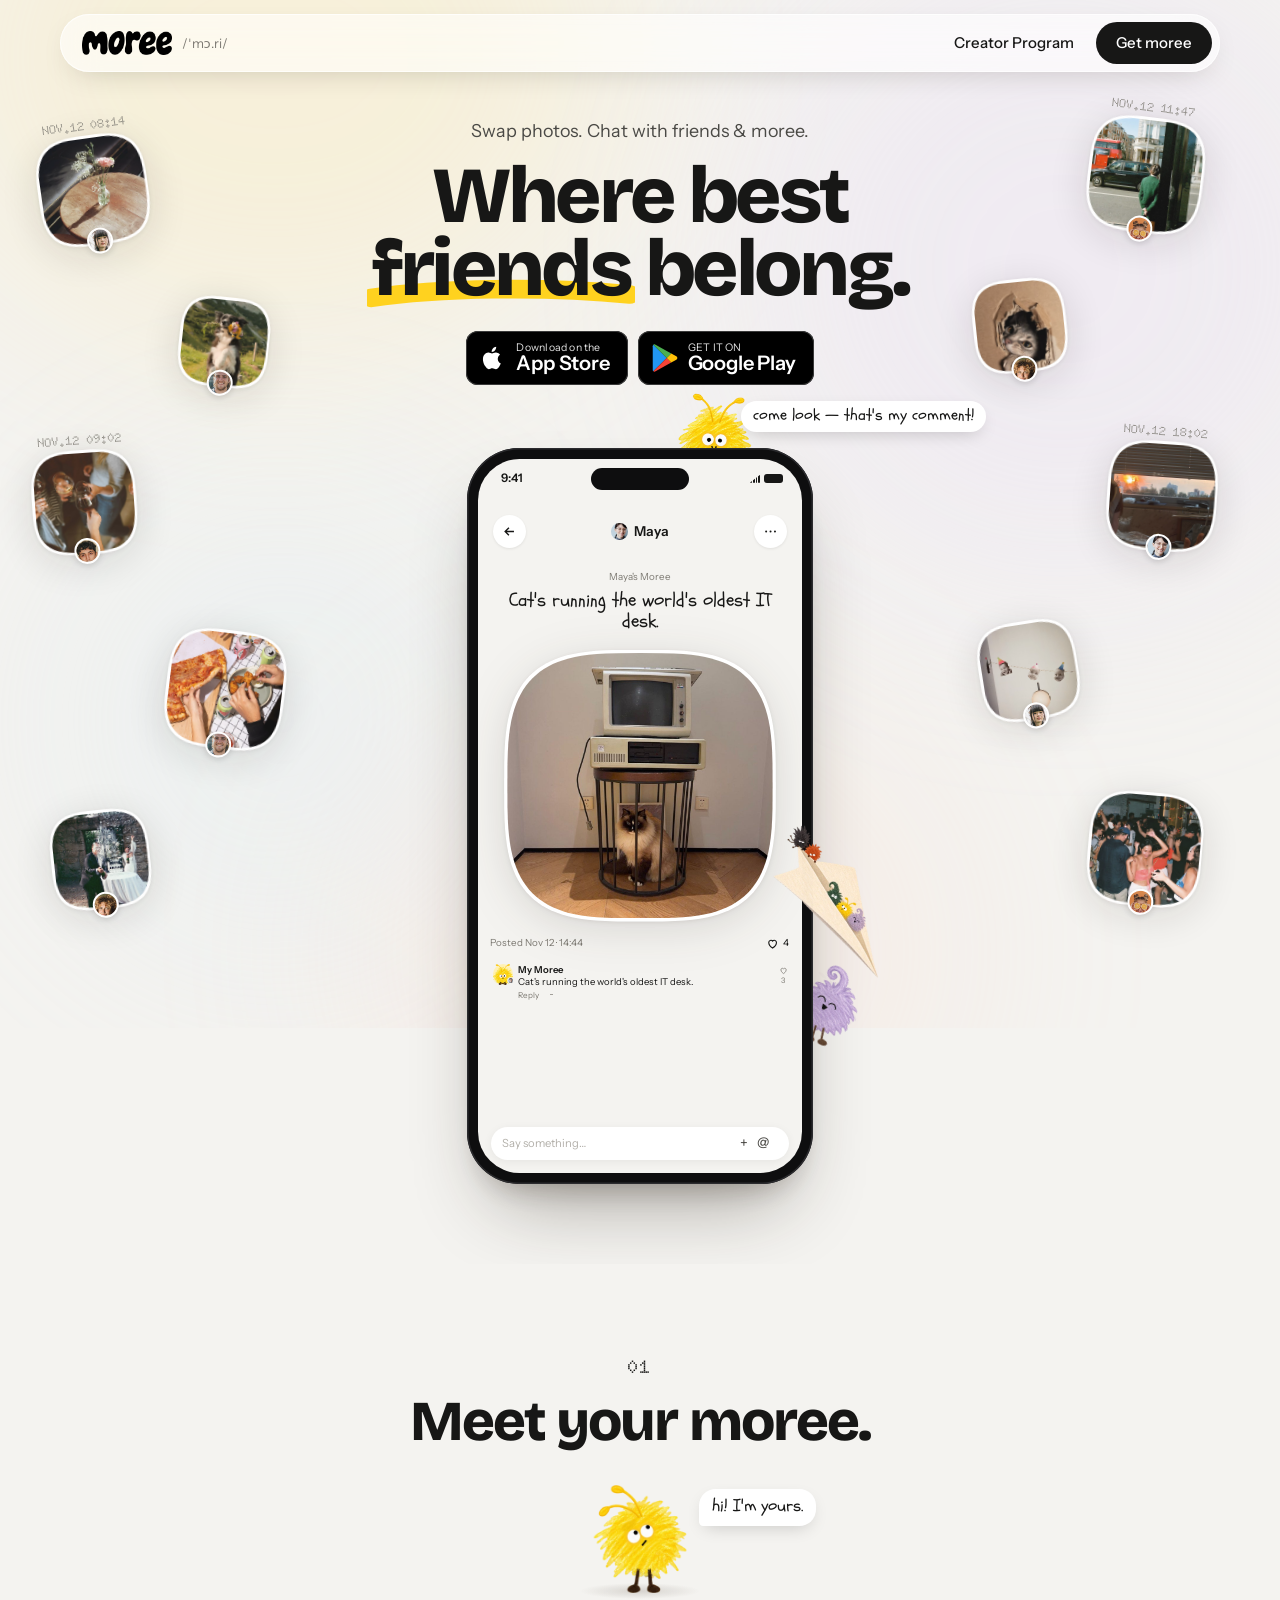
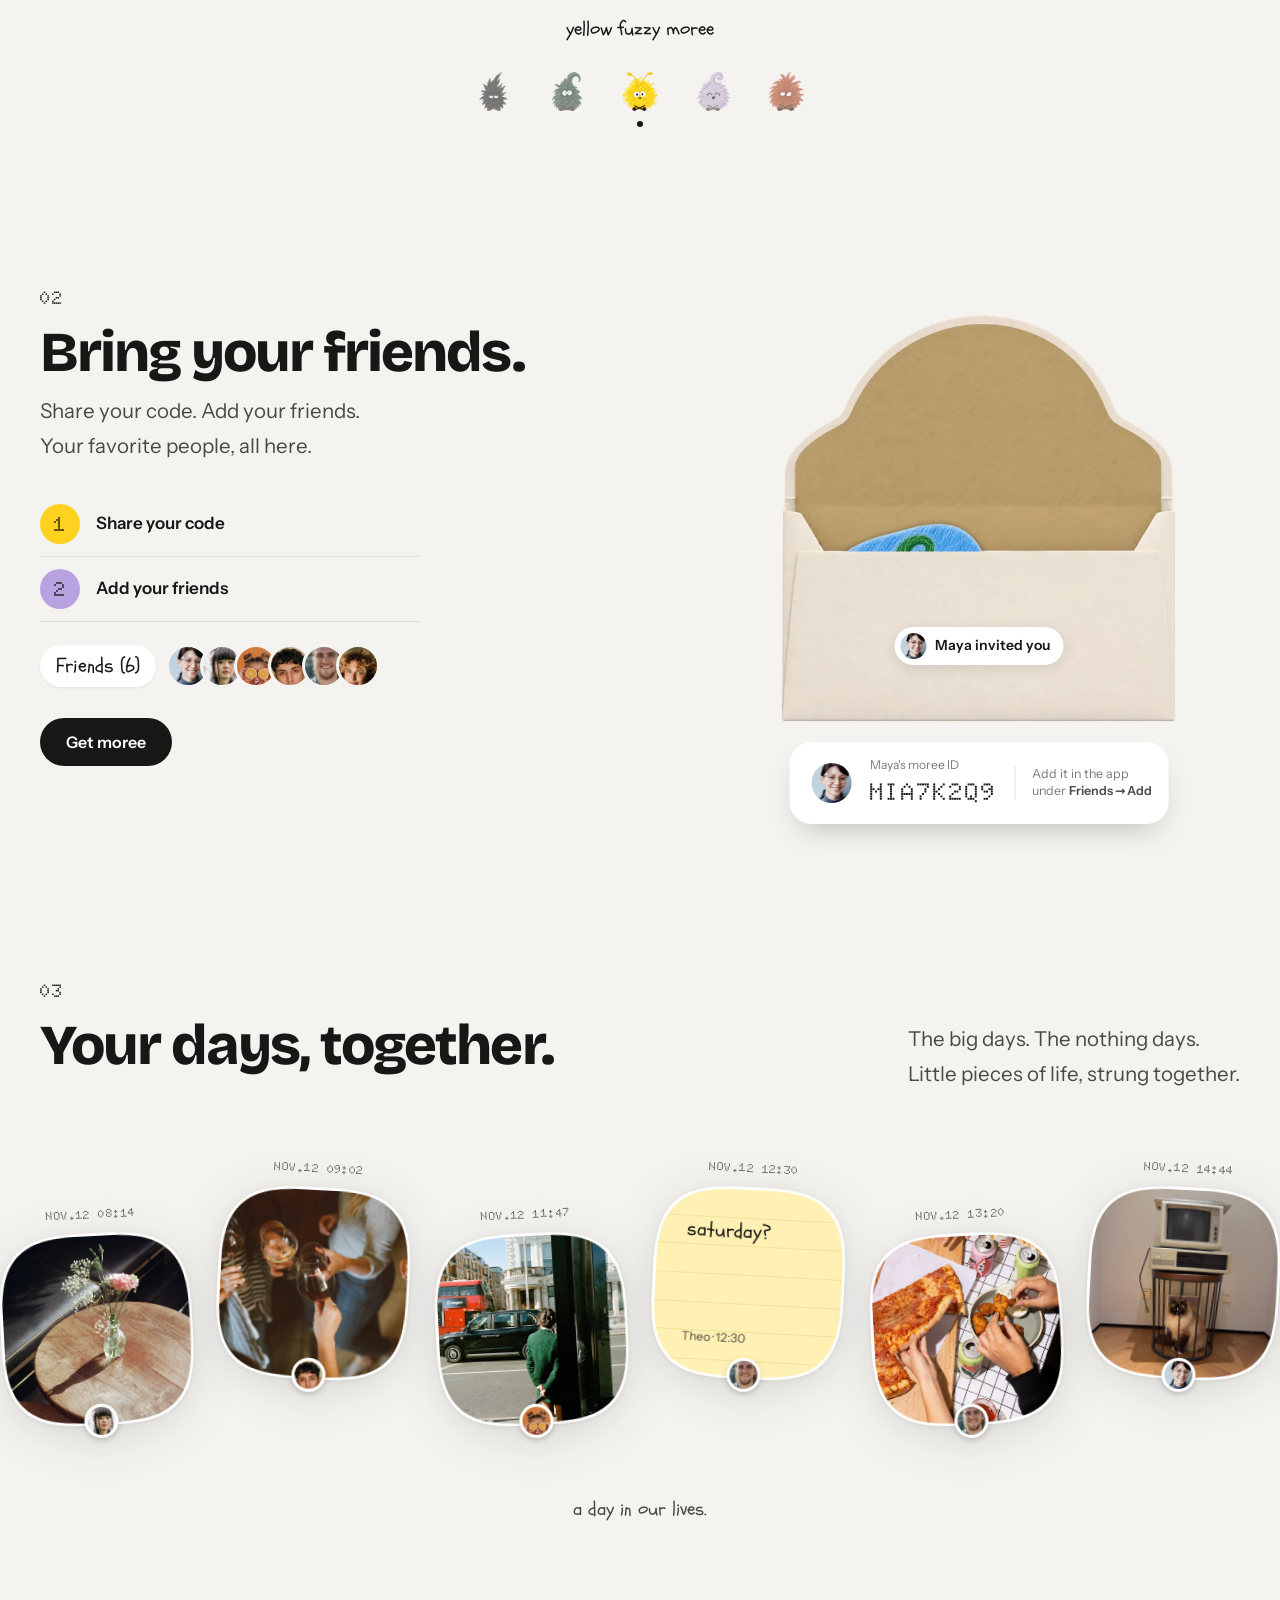
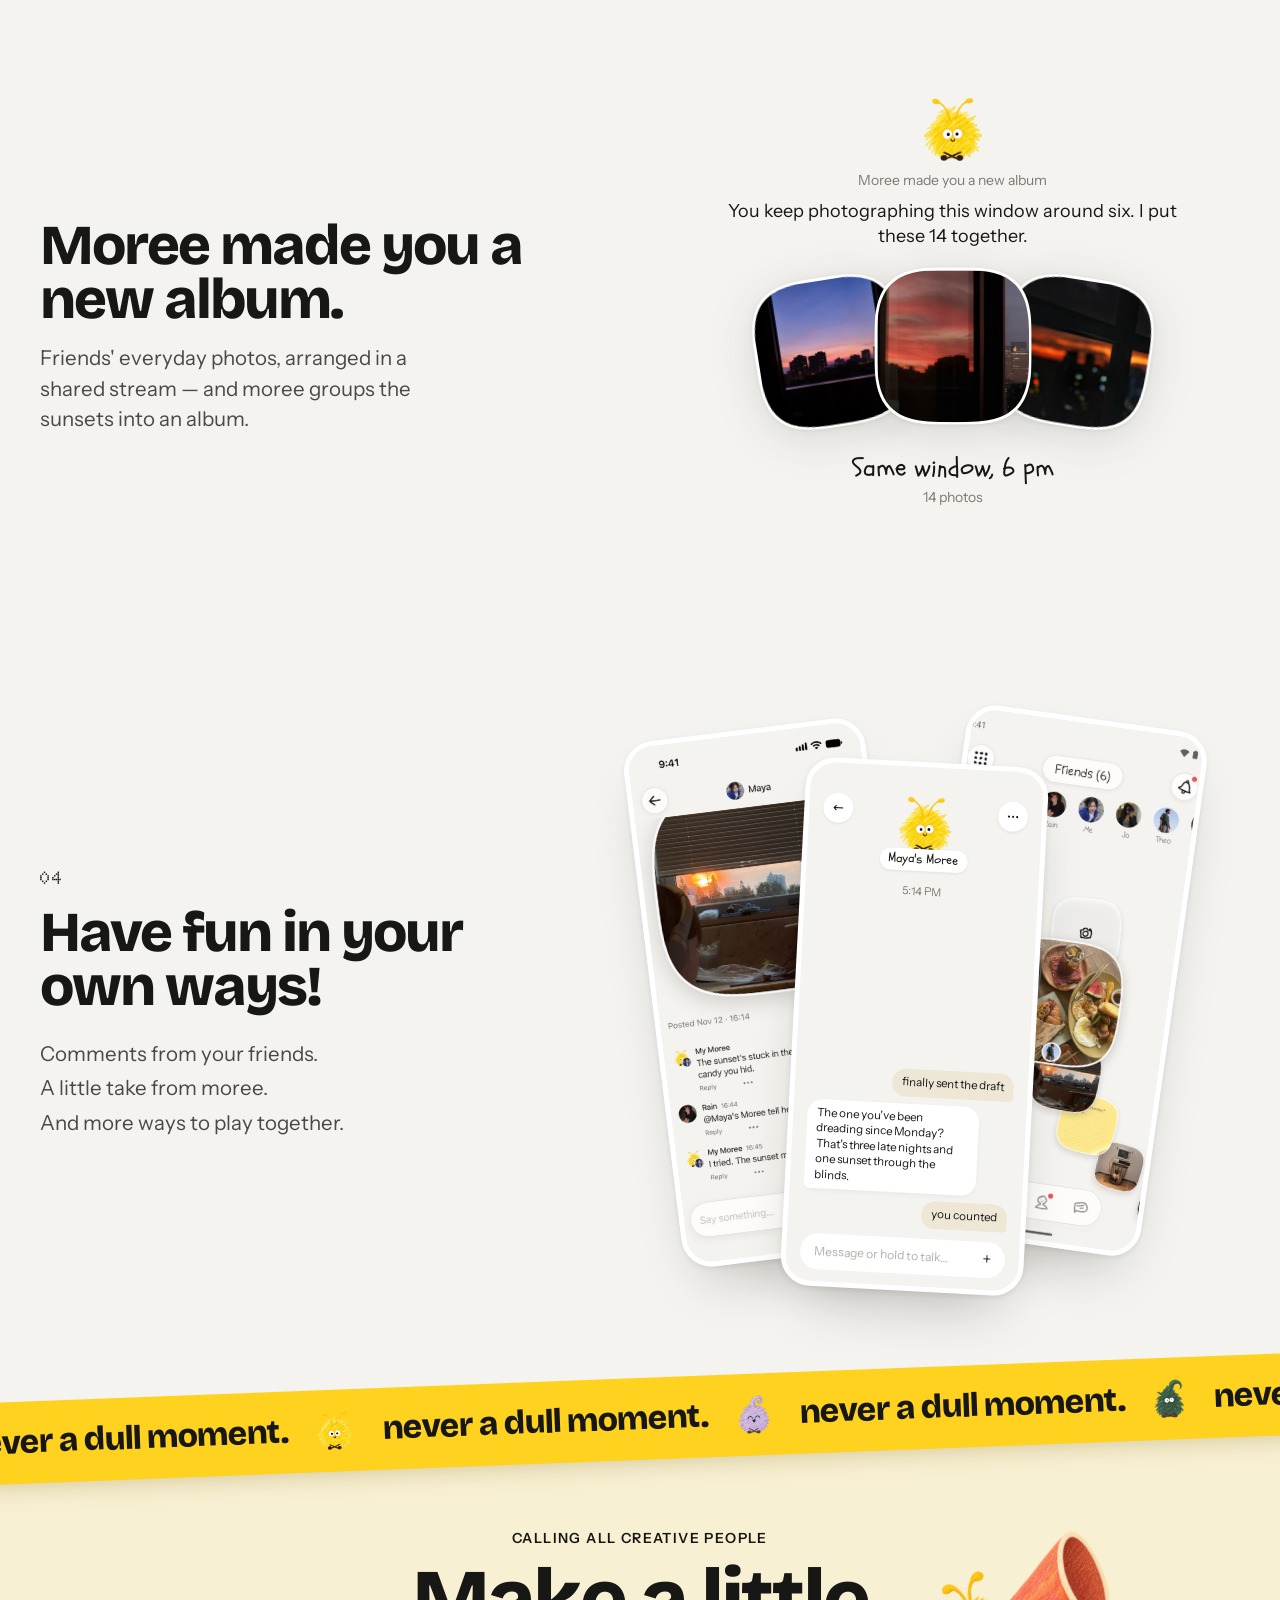
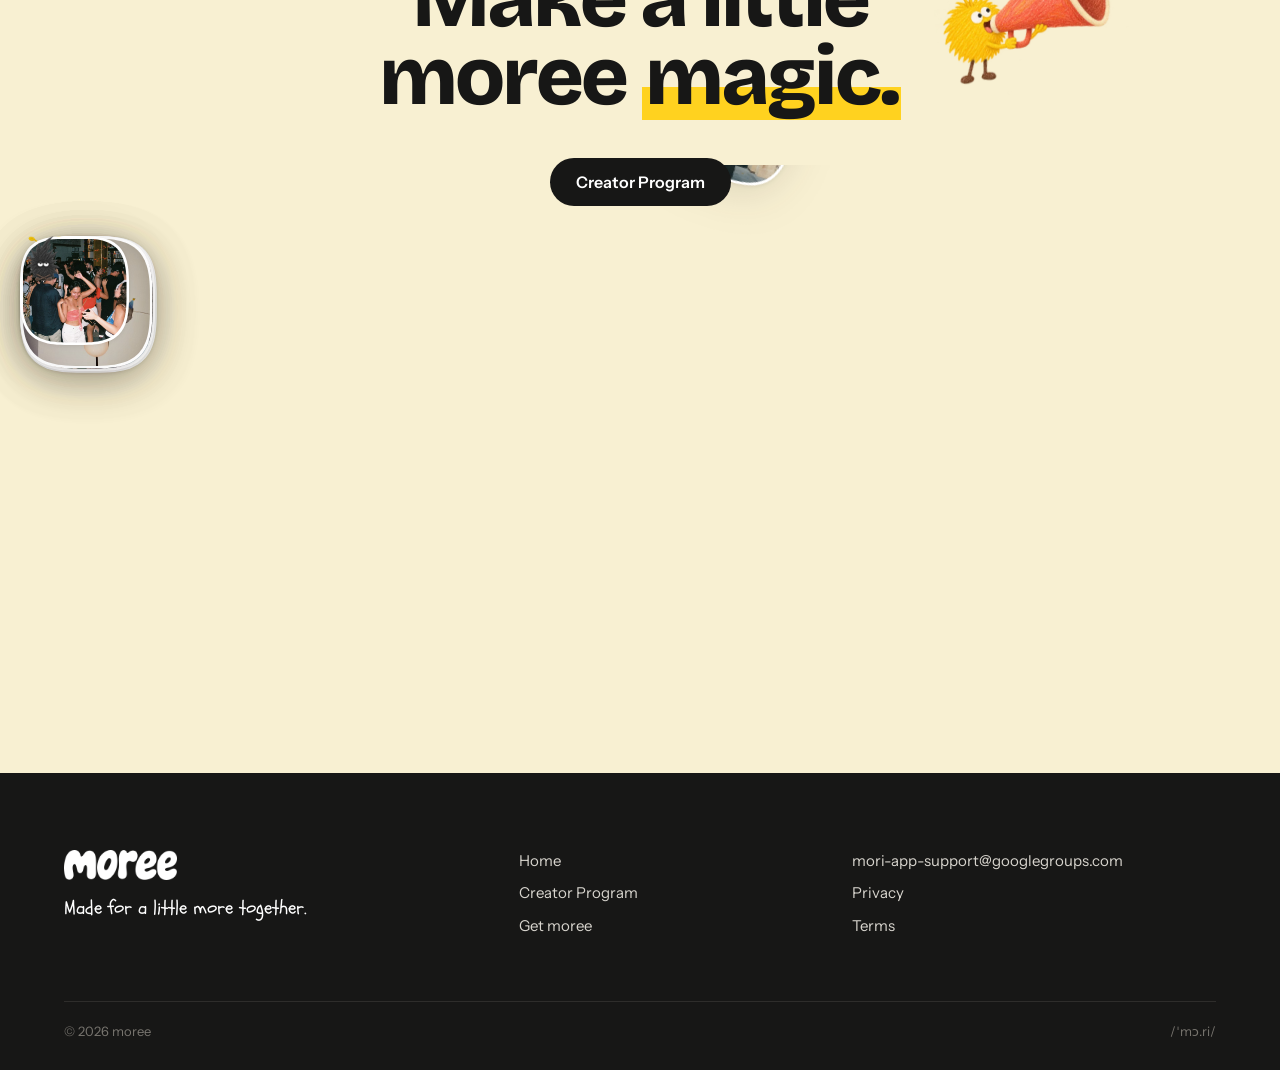
<file: moree-site/index.html>
<!DOCTYPE html>
<html lang="en">
<head>
<meta charset="utf-8">
<meta name="viewport" content="width=device-width,initial-scale=1">
<title>moree — Where best friends belong.</title>
<meta name="description" content="Swap photos. Chat with friends & moree.">
<link rel="stylesheet" href="style.css">
<style>
/* ═════════ HERO ═════════ */
.hero{position:relative;--pw:clamp(270px,min(27vw,calc((100svh - 340px)/1.45)),410px);--F:clamp(44px,min(6.2vw,9.4vh),110px);display:flex;flex-direction:column;align-items:center;text-align:center;padding:118px 20px 80px;overflow:hidden}
.hero-sub{font-size:clamp(17px,1.4vw,20px);color:var(--ink-2);margin:0 0 14px;opacity:0;transform:translateY(12px);transition:all .8s var(--ease) .1s}
.hero-get .badges{justify-content:center}
.hero-get{display:flex;gap:10px;justify-content:center;margin-top:26px;opacity:0;transform:translateY(10px);transition:all .8s var(--ease) .5s;position:relative;z-index:5}
.ready .hero-get{opacity:1;transform:none}
@media (max-width:620px){.hero-get{margin-bottom:34px}.hero-get .badge{height:44px}}
.mini{display:inline-flex;align-items:center;gap:9px;height:50px;padding:0 22px;border-radius:99px;font-size:16px;font-weight:600;text-decoration:none;color:var(--ink);background:rgba(255,255,255,.7);box-shadow:inset 0 0 0 1px var(--line);backdrop-filter:blur(8px);transition:transform .3s var(--spring),background .2s}
.mini:hover{transform:translateY(-2px);background:#fff}
.mini svg{width:20px;height:20px}
.mini.dark{background:var(--ink);color:#fff;box-shadow:none}
.mini.dark:hover{background:#000}
.slogan{position:relative;z-index:5;font-family:var(--display);font-weight:800;font-size:var(--F);line-height:.92;letter-spacing:-.045em;margin:0}
.slogan .l{display:block;white-space:nowrap}
.slogan .l1{position:relative;display:inline-block}
.slogan .w{display:inline-block;overflow:hidden;vertical-align:top;padding:0 .06em .08em;margin:0 -.06em -.08em}
.slogan .w>span{display:inline-block;transform:translateY(105%);transition:transform 1s var(--ease)}
.slogan .l2 .w>span{transition-delay:.1s}
.slogan .hl{position:relative;white-space:nowrap}
.slogan .hl svg{position:absolute;left:-2%;bottom:-.02em;width:104%;height:.32em;z-index:-1;overflow:visible}
.slogan .hl path{stroke:var(--yellow);stroke-width:22;fill:none;stroke-linecap:round;stroke-dasharray:900;stroke-dashoffset:900;transition:stroke-dashoffset 1.1s var(--ease) .9s}
.ready .hero-sub{opacity:1;transform:none}
.ready .slogan .w>span{transform:none}
.ready .slogan .hl path{stroke-dashoffset:0}
.ready .hero-sub,.ready .hero-cta{opacity:1;transform:none}
.ready .hero-hint{opacity:1}

/* phone zone */
.zone{position:relative;width:var(--pw);height:calc(var(--pw)*2.13);margin-top:clamp(56px,7vh,80px);z-index:2;flex:none}
.phone{position:absolute;inset:0;border-radius:calc(var(--pw)*.15);background:#0e0e0f;padding:calc(var(--pw)*.032);box-shadow:0 40px 80px -30px rgba(40,30,20,.45),0 18px 30px -18px rgba(40,30,20,.3),inset 0 0 0 1.5px #2b2b2e;z-index:2;opacity:0;transition:opacity .7s var(--ease)}
.phone-on .phone{opacity:1}
.screen{position:relative;width:100%;height:100%;border-radius:calc(var(--pw)*.12);background:var(--bg);overflow:hidden;font-size:calc(var(--pw)/24)}
.island{position:absolute;top:.6em;left:50%;width:30%;height:1.55em;margin-left:-15%;background:#0e0e0f;border-radius:1em;z-index:9}
.status{display:flex;justify-content:space-between;align-items:center;padding:.75em 1.6em 0 1.9em;font-weight:600;font-size:.82em;height:2.6em}
.status i{display:flex;gap:.3em;align-items:center}
.status b{display:block;width:1.6em;height:.8em;border-radius:.25em;background:var(--ink)}
.status s{display:block;width:.9em;height:.7em;background:linear-gradient(90deg,var(--ink) 0 18%,transparent 18% 27%,var(--ink) 27% 45%,transparent 45% 55%,var(--ink) 55% 73%,transparent 73% 82%,var(--ink) 82%);clip-path:polygon(0 100%,100% 0,100% 100%)}
.scr{position:absolute;inset:0;transition:opacity .5s var(--ease),transform .6s var(--ease)}
.ibtn{width:2.3em;height:2.3em;border-radius:50%;background:#fff;display:grid;place-items:center;box-shadow:0 1px 3px rgba(0,0,0,.08)}
.ibtn svg{width:1.05em;height:1.05em}

/* camera screen */
.cam .bar{display:flex;justify-content:space-between;align-items:center;padding:.4em 1em}
.pill{background:#fff;border-radius:2em;padding:.35em 1em;box-shadow:0 1px 3px rgba(0,0,0,.07);font-family:var(--hand);font-size:1.05em}
.cam .finder{position:absolute;left:8%;width:84%;top:22%;height:0;padding-bottom:84%}
.cam .finder>.sq{position:absolute;inset:0}
.cam .finder .sq{width:100%;height:100%}
.cam .finder .sq .sq{background:#e6e4df}
.cam .finder img{opacity:0}
.cam .finder.has img{opacity:1}
.cam .modes{position:absolute;top:calc(22% + 89%*1.02 + 6%);left:0;right:0;display:none}
.cam .stamp{position:absolute;left:10%;top:17%;font-size:.92em;color:var(--ink-2)}
.cam .ctrls{position:absolute;bottom:12%;left:0;right:0;display:flex;justify-content:space-around;align-items:center;padding:0 12%}
.shutter{width:3.9em;height:3.9em;border-radius:50%;border:.28em solid var(--ink);background:#fff;position:relative;transition:transform .15s}
.shutter::after{content:"";position:absolute;inset:.22em;border-radius:50%;background:var(--ink);transform:scale(0);transition:transform .2s}
.shutter.press{transform:scale(.88)}
.shutter.press::after{transform:scale(1)}
.thumb{width:2.3em;height:2.3em;border-radius:.7em;overflow:hidden;background:#ddd}
.thumb img{width:100%;height:100%;object-fit:cover}
.tabbar{position:absolute;bottom:3.2%;left:50%;transform:translateX(-50%);display:flex;gap:.3em;background:#fff;border-radius:2em;padding:.35em;box-shadow:0 2px 8px rgba(0,0,0,.07)}
.tabbar span{width:2.6em;height:2.1em;border-radius:1.2em;display:grid;place-items:center}
.tabbar span.on{background:#efeeeb}
.tabbar svg{width:1.15em;height:1.15em}
.flashwhite{position:absolute;inset:0;background:#fff;opacity:0;pointer-events:none;z-index:8}
.flashwhite.go{animation:fw .5s ease-out}
@keyframes fw{0%{opacity:0}15%{opacity:1}100%{opacity:0}}

/* post screen */
.post{opacity:0;transition:opacity .35s ease;display:flex;flex-direction:column;padding-top:3.5em;padding-bottom:.9em;text-align:left}
.post.on{opacity:1}
.cam.off{opacity:0;transition:opacity .25s ease}
.post .bar{display:flex;justify-content:space-between;align-items:center;padding:.4em 1em}
.who{display:flex;align-items:center;gap:.45em;font-weight:600;font-size:.95em}
.av{width:1.6em;height:1.6em;border-radius:50%;object-fit:cover;flex:none}
.av-txt{display:grid;place-items:center;color:#fff;font-weight:700;font-size:.75em}
.post .mm{text-align:center;font-size:.68em;color:var(--muted);margin-top:1.6em}
.post .take{font-family:var(--hand);font-size:1.32em;line-height:1.12;text-align:center;padding:0 .9em;margin:.3em 0 .85em;min-height:2.3em}
.post .take .caret{display:inline-block;width:.08em;height:1em;background:var(--ink);vertical-align:-.12em;margin-left:.05em;animation:blink .9s steps(1) infinite}
@keyframes blink{50%{opacity:0}}
.post .pic{position:relative;width:84%;margin:0 auto;height:0;padding-bottom:84%;flex:none}
.post .pic>.sq{position:absolute;inset:0}
.post .pic .sq{width:100%;height:100%}
.post .meta{display:flex;justify-content:space-between;align-items:center;padding:1.3em 1.15em .3em;font-size:.68em;color:var(--muted)}
.like{display:flex;align-items:center;gap:.35em;border:0;background:none;padding:.2em;font-size:1em;color:var(--ink)}
.like svg{width:1.35em;height:1.35em;transition:transform .3s var(--spring)}
.like.on svg path{fill:var(--rust);stroke:var(--rust)}
.like.pop svg{transform:scale(1.35)}
.comments{flex:1;min-height:0;overflow:hidden;display:flex;flex-direction:column;justify-content:flex-start;padding:.2em 1em 0}
.cmt{display:flex;gap:.55em;padding:.5em 0;font-size:.66em;line-height:1.3;text-align:left;animation:cin .55s var(--spring) both;flex:none}
.cmt .av{width:2.1em;height:2.1em;background:var(--yellow-soft)}
.cmt>div{flex:1;min-width:0}
.cmt .rp{display:flex;gap:1.4em;color:var(--muted);font-size:.85em;margin-top:.25em}
.cmt .hv{flex:none;display:flex;flex-direction:column;align-items:center;color:var(--muted);font-size:.8em;gap:.1em;padding-top:.3em}
.cmt .hv svg{width:1.2em;height:1.2em}
.cmt .ava{position:relative;width:2.1em;height:2.1em;border-radius:50%;flex:none;display:grid;place-items:center}
.cmt .ava i{position:absolute;right:-.2em;bottom:-.1em;width:1em;height:1em;border-radius:50%;border:1.5px solid var(--bg);font-style:normal;font-size:.75em;color:#fff;display:grid;place-items:center;font-weight:700}
.cmt .ava img{width:125%;height:125%;object-fit:contain}
.cmt b{display:block;font-weight:600}
.cmt b small{font-weight:400;color:var(--muted);margin-left:.4em}
@keyframes cin{from{opacity:0;transform:translateY(1em) scale(.96)}}
.say{margin:0 4%;flex:none;height:2.9em;border-radius:1.5em;background:#fff;box-shadow:0 2px 10px rgba(0,0,0,.06);display:flex;align-items:center;justify-content:space-between;padding:0 1em;font-size:.78em;color:#b3b0aa}
.say i{font-style:normal;color:var(--ink-2);font-size:1.3em;letter-spacing:.6em}

/* IP characters around the phone */
.ip{position:absolute;z-index:1;border:0;background:none;padding:0;cursor:pointer;width:var(--w,21%);transform-origin:50% 100%}
.ip img{display:block;width:100%;transform:translate(var(--hx,0),var(--hy,0)) rotate(0) scaleX(var(--sx,1));transform-origin:50% 100%;transition:transform .7s var(--spring)}
.ip.flip{--sx:-1}
.ip.half img{transform:translate(calc(var(--px,0) * .45),calc(var(--py,0) * .45)) rotate(calc(var(--rot,0deg) * .4)) scaleX(var(--sx,1))}
.ip.peek img{transform:translate(var(--px,0),var(--py,0)) rotate(var(--rot,0)) scaleX(var(--sx,1))}
.ip.hop img{animation:hop .55s var(--spring)}
@keyframes hop{0%{translate:0 0}35%{translate:0 -14%}70%{translate:0 2%}100%{translate:0 0}}
.ip:focus-visible{outline:3px solid var(--ink);outline-offset:6px;border-radius:30%}
.ip.L{left:4%;--hx:0;--px:-98%}
.ip.R{right:4%;--hx:0;--px:98%}
.ip.lean.L{--px:-78%;--rot:-16deg}
.ip.lean.R{--px:78%;--rot:16deg}
.ip-yellow{--w:21%;left:60%;top:-10.5%;--hy:110%;--py:30%;--rot:6deg}
.say-b{position:absolute;bottom:92%;z-index:8;background:#fff;border-radius:1em;padding:.35em .75em .4em;font-family:var(--hand);font-size:clamp(15px,1.25vw,19px);line-height:1.2;white-space:nowrap;color:var(--ink);box-shadow:0 6px 18px -6px rgba(0,0,0,.22);pointer-events:none;opacity:0;transform:translateY(6px) scale(.85);transition:opacity .25s,transform .4s var(--spring)}
.ip.L .say-b{right:118%;transform-origin:100% 100%}
.ip.R .say-b{left:118%;transform-origin:0 100%}
.ip-yellow .say-b{left:92%;bottom:22%;transform-origin:0 100%}
.ip.talk .say-b{opacity:1;transform:none}
.say-b{transition:opacity .25s,transform .4s var(--spring),translate .3s var(--ease)}

/* intro flash overlay */
.intro{position:fixed;inset:0;z-index:40;background:var(--bg);transition:background .5s}
.intro.clear{background:transparent;pointer-events:none}
.intro .frame{position:fixed;left:0;top:0;width:100vw;height:100vh;overflow:hidden;background:#111}
.intro.flying .frame{clip-path:url(#introClip);-webkit-clip-path:url(#introClip)}
.intro .frame img{width:100%;height:100%;object-fit:cover}
.intro .stamp{position:absolute;right:4vw;bottom:5vh;font-family:var(--dot);font-weight:800;font-size:clamp(20px,2.6vw,38px);letter-spacing:.06em;color:#ff9a3c;text-shadow:0 0 10px rgba(255,120,30,.55);transition:opacity .25s}
.intro .count{position:absolute;left:4vw;bottom:5vh;color:rgba(255,255,255,.88);font-family:var(--hand);font-size:20px;text-shadow:0 1px 8px rgba(0,0,0,.45);transition:opacity .25s}
.intro.flying .stamp,.intro.flying .count{opacity:0}
.intro.gone{display:none}
.skip{position:fixed;right:20px;top:20px;z-index:41;border:0;background:rgba(255,255,255,.85);border-radius:99px;padding:8px 14px;font-size:14px;color:var(--ink-2)}
.intro.flying+.skip,.intro.gone+.skip{display:none}
.nav{transition:opacity .5s,background .3s,box-shadow .3s}
.intro-run .nav{opacity:0;pointer-events:none}

@media (max-width:900px){
  .hero{--pw:min(66vw,300px);--F:clamp(44px,12.5vw,80px);padding-top:100px}
  .bubble-1{display:none}
  .ip.pk .say-b{display:none}
  .ip-yellow .say-b{font-size:14px}
  .hero-sub{margin-bottom:40px;max-width:16em}
  .zone{margin-top:30px}
}


/* scattered photos in the hero */
.scatter{position:absolute;inset:0;pointer-events:none;z-index:1}
.scat{position:absolute;left:var(--x);top:var(--y);--s:calc(clamp(84px,8.6vw,150px)*var(--k,1));width:var(--s);height:var(--s);rotate:var(--r);margin:0;opacity:0;filter:blur(6px);transition:opacity 1.6s ease,filter 1.6s ease}
.scat.vis{opacity:.92;filter:none}
.scat{min-height:0}
.scat .pop>.sq{width:100%;height:100%}
.scat .pop{position:absolute;inset:0;width:100%;height:100%;transform:scale(.94);transition:transform 2.4s var(--ease)}
.scat.vis .pop{transform:none}
.scat .when{position:absolute;left:0;right:0;text-align:center;top:-1.6em;font-family:var(--dot);font-weight:800;font-size:12px;color:var(--muted);white-space:nowrap}
.scat .by{position:absolute;left:50%;bottom:-9px;transform:translateX(-50%);width:26px;height:26px;border-radius:50%;border:2.5px solid #fff;display:grid;place-items:center;color:#fff;font-weight:700;font-size:11px;box-shadow:0 2px 6px rgba(0,0,0,.15)}
@media (max-width:900px){.scat{display:none}}

/* photo pile */
.pile{position:relative;height:clamp(360px,42vw,560px);margin-top:30px;overflow:visible;clip-path:inset(-70px -80px 0 -80px);touch-action:pan-y;user-select:none;-webkit-user-select:none}
.pile .b{position:absolute;left:0;top:0;will-change:transform;cursor:grab}
.pile .b:active{cursor:grabbing}
.pile .b>.sq{width:100%;height:100%}
.pile .b img{pointer-events:none;-webkit-user-drag:none}
.pile .b.ch img{width:100%;height:100%;object-fit:contain;filter:drop-shadow(0 6px 8px rgba(0,0,0,.15))}
.pile .b.qr{cursor:pointer;z-index:2}
.pile .b.guide{z-index:3}
.pile .b.qr .sq .sq{background:#fff;display:grid;place-items:center}
.pile .b.qr .sq img{width:74%;height:74%;object-fit:contain}
.pile .b.guide{cursor:pointer}
.pile .tip{position:absolute;left:0;top:0;z-index:6;background:var(--ink);color:#fff;text-decoration:none;border-radius:99px;padding:9px 16px;font-size:15px;font-weight:600;white-space:nowrap;box-shadow:0 10px 24px -8px rgba(0,0,0,.4);opacity:0;transition:opacity .4s;cursor:pointer}
.pile .tip:hover{background:#000}
.pile .tip.show{opacity:1}
.pile-hint{position:absolute;z-index:5;left:0;right:0;top:6px;text-align:center;font-size:14px;color:var(--ink-2);pointer-events:none;opacity:0;transition:opacity .6s 2.5s}
.pile.live .pile-hint{opacity:1}
@media (pointer:coarse){.pile-hint{display:none}}

/* ═════════ 01 · MEET ═════════ */
.flyzone{position:relative}
.fly{position:absolute;left:0;top:0;width:clamp(130px,11.5vw,196px);pointer-events:none;z-index:8;will-change:transform,opacity;opacity:0;transition:opacity .5s}
.fly.on{opacity:1}
.fly img{width:100%;transition:scale .4s}
.meet{padding:clamp(64px,10vh,120px) 0 clamp(30px,5vh,60px);text-align:center}
.meet .eyebrow{justify-content:center}
.meet .h2{margin-bottom:0}
.mstage{position:relative;width:min(640px,92%);height:clamp(104px,8.5vw,132px);margin:clamp(24px,4vh,48px) auto 0}
.mstage::after{content:"";position:absolute;left:50%;bottom:-6px;width:120px;height:16px;margin-left:-60px;background:radial-gradient(closest-side,rgba(60,45,30,.16),transparent);z-index:0}
.mstage .mo{position:absolute;left:50%;bottom:0;height:100%;width:auto;z-index:1;opacity:0;transform:translateX(-50%) translateY(10%) scale(.7);transform-origin:50% 100%;transition:opacity .35s,transform .6s var(--spring);pointer-events:none}
.mstage .mo.on{opacity:1;transform:translateX(-50%)}
.msay{position:absolute;left:calc(50% + clamp(50px,4.6vw,72px));bottom:62%;background:#fff;border-radius:1em 1em 1em .25em;padding:.35em .8em .4em;font-family:var(--hand);font-size:clamp(16px,1.3vw,19px);white-space:nowrap;box-shadow:0 6px 18px -6px rgba(0,0,0,.2);opacity:0;transform:translateY(6px) scale(.85);transform-origin:0 100%;transition:opacity .25s,transform .45s var(--spring);z-index:2}
.msay.show{opacity:1;transform:none}
.mname{font-family:var(--hand);font-size:clamp(19px,1.5vw,22px);margin:22px 0 22px;min-height:1.2em}
.mline{color:var(--muted);font-size:16px;margin:0 0 30px;min-height:1.5em}
.picker{display:flex;justify-content:center;gap:clamp(10px,2vw,22px)}
.picker button{position:relative;border:0;background:none;padding:6px;width:clamp(44px,4vw,54px);height:clamp(44px,4vw,54px);border-radius:50%;transition:transform .4s var(--spring)}
.picker button img{width:100%;height:100%;object-fit:contain;filter:grayscale(.35);opacity:.65;transition:all .3s}
.picker button:hover{transform:translateY(-4px)}
.picker button:hover img,.picker button.on img{filter:none;opacity:1}
.picker button::after{content:"";position:absolute;left:50%;bottom:-10px;width:6px;height:6px;margin-left:-3px;border-radius:50%;background:var(--ink);transform:scale(0);transition:transform .3s var(--spring)}
.picker button.on::after{transform:scale(1)}
.picker button:focus-visible{outline:2px solid var(--ink);outline-offset:2px}

/* ═════════ 02 · FRIENDS ═════════ */
.friends{padding:clamp(64px,10vh,120px) 0;position:relative;overflow:hidden}
.friends .wrap{display:grid;grid-template-columns:minmax(0,1.1fr) minmax(0,.9fr);gap:40px;align-items:center}
.invite{position:relative;aspect-ratio:1/1.05;max-width:min(520px,60vh);margin:0 auto;width:100%}
.env{position:absolute;left:12%;right:12%;bottom:14%;aspect-ratio:605/624}
.env img{position:absolute;inset:0;width:100%;height:100%}
.env .front{clip-path:inset(58.2% 0 0 0);z-index:2}
.cardclip{position:absolute;left:4%;right:4%;top:-45%;bottom:5.5%;overflow:hidden}
.cardclip .cards{position:absolute;left:0;width:100%;height:auto;bottom:auto;top:calc(68% - var(--rise,0)*32%);transition:top .2s linear}
.env .who{position:absolute;left:50%;bottom:14%;transform:translateX(-50%);background:#fff;border-radius:99px;padding:6px 14px 6px 6px;font-size:14px;white-space:nowrap;box-shadow:0 4px 14px rgba(0,0,0,.1);z-index:3;display:flex;align-items:center;gap:8px}
.env .who .av{width:26px;height:26px}
.codebox{position:absolute;left:50%;bottom:-26px;transform:translateX(-50%);background:#fff;border-radius:22px;padding:14px 16px 14px 22px;display:flex;align-items:center;gap:18px;box-shadow:0 14px 30px -12px rgba(0,0,0,.25);white-space:nowrap}
.codebox .av{width:40px;height:40px;flex:none}
.cb-how{font-size:12.5px;color:var(--muted);line-height:1.35;padding-left:16px;border-left:1px solid var(--line)}
.cb-how b{color:var(--ink-2);font-weight:600}
.codebox small{display:block;font-size:12px;color:var(--muted)}
.codebox strong{font-family:var(--dot);font-size:24px;letter-spacing:.08em}
.copy{border:0;background:var(--ink);color:#fff;border-radius:99px;padding:9px 16px;font-size:14px;font-weight:600}
.steps{list-style:none;padding:0;margin:30px 0 0;display:grid;gap:0;max-width:380px}
.steps li{display:flex;align-items:center;gap:16px;padding:12px 0;border-bottom:1px solid var(--line)}
.steps .n{width:40px;height:40px;border-radius:50%;background:var(--yellow);display:grid;place-items:center;font-family:var(--dot);font-size:20px;flex:none}
.steps li:nth-child(2) .n{background:var(--lilac)}
.steps b{font-weight:600}
.flist{display:flex;align-items:center;gap:10px;margin-top:22px;flex-wrap:wrap}
.flist .pill{font-size:20px;padding:6px 16px}
.faces{display:flex}
.faces span{width:44px;height:44px;border-radius:50%;border:3px solid var(--bg);margin-left:-10px;display:grid;place-items:center;color:#fff;font-weight:700;font-size:15px;transform:scale(0);transition:transform .5s var(--spring)}
.faces span:first-child{margin-left:0}
.in .faces span{transform:none}
.faces span:nth-child(2){transition-delay:.08s}.faces span:nth-child(3){transition-delay:.16s}.faces span:nth-child(4){transition-delay:.24s}.faces span:nth-child(5){transition-delay:.32s}.faces span:nth-child(6){transition-delay:.4s}
@media (max-width:900px){.friends .wrap{grid-template-columns:1fr}.invite{margin-top:30px}}

/* ═════════ 03 · DAYS (horizontal pin) ═════════ */
.days{padding:clamp(64px,10vh,120px) 0}
.days-head{display:flex;justify-content:space-between;align-items:flex-end;gap:30px;flex-wrap:wrap}
.grid10{display:grid;grid-template-columns:repeat(5,minmax(0,1fr));gap:clamp(30px,3.4vw,48px) clamp(16px,2vw,30px);margin-top:clamp(36px,5vh,60px);max-width:min(100%,126vh);margin-left:auto;margin-right:auto}
.grid10 .moment{width:auto;margin:0!important;opacity:0;transform:translateY(24px) rotate(var(--rt,0deg));transition:opacity .7s var(--ease),transform .9s var(--spring)}
.grid10 .moment:nth-child(2){transition-delay:.06s}.grid10 .moment:nth-child(3){transition-delay:.12s}.grid10 .moment:nth-child(4){transition-delay:.18s}.grid10 .moment:nth-child(5){transition-delay:.24s}.grid10 .moment:nth-child(6){transition-delay:.3s}.grid10 .moment:nth-child(7){transition-delay:.36s}.grid10 .moment:nth-child(8){transition-delay:.42s}.grid10 .moment:nth-child(9){transition-delay:.48s}.grid10 .moment:nth-child(10){transition-delay:.54s}
.grid10.in .moment{opacity:1;transform:rotate(var(--rt,0deg))}
.grid10 .moment:nth-child(odd){--rt:-2deg}.grid10 .moment:nth-child(3n){--rt:2deg}
.grid10 .moment:hover{transform:translateY(-6px) rotate(0)!important}
.grid10 .moment{position:relative}
.moment .when{display:block;font-size:clamp(12px,1vw,14px);color:var(--ink-2);margin-bottom:10px}
.moment .pic{position:relative;height:0;padding-bottom:100%}
.moment .pic>.sq{position:absolute;inset:0}
.moment .by{position:absolute;left:50%;bottom:-12px;transform:translateX(-50%);width:34px;height:34px;border-radius:50%;border:3px solid #fff;box-shadow:0 2px 6px rgba(0,0,0,.15)}
.note{width:100%;height:100%;background:var(--yellow-soft);padding:16%;font-family:var(--hand);font-size:clamp(18px,1.5vw,22px);line-height:1.2;display:flex;flex-direction:column;justify-content:space-between;background-image:repeating-linear-gradient(transparent 0 1.35em,rgba(180,150,40,.18) 1.35em calc(1.35em + 1px))}
.note small{font-family:var(--sans);font-size:12px;color:var(--ink-2)}
.g-tag{text-align:center;font-family:var(--hand);font-size:clamp(18px,1.5vw,22px);color:var(--ink-2);margin:clamp(30px,4vh,50px) 0 0}
@media (max-width:820px){.grid10{grid-template-columns:repeat(2,minmax(0,1fr))}}
/* 03 zipper timeline */
.grid10{grid-template-columns:repeat(11,minmax(0,1fr));grid-template-rows:auto 74px auto;gap:0 clamp(10px,1.2vw,18px);max-width:min(100%,120vh);position:relative}
.grid10::before{content:"";grid-column:1/-1;grid-row:2;align-self:center;height:2px;background:repeating-linear-gradient(90deg,var(--ink) 0 6px,transparent 6px 12px);opacity:.25}
.grid10 .moment{grid-column:var(--c)/span 2;display:flex;flex-direction:column;align-items:center}
.grid10 .moment .pic{width:100%}
.grid10 .moment:nth-child(odd){grid-row:1;--rt:-1.5deg}
.grid10 .moment:nth-child(even){grid-row:3;--rt:1.5deg}
.grid10 .moment:nth-child(3n){--rt:2deg}
.grid10 .moment:nth-child(odd) .when{order:2;margin:22px 0 0}
.grid10 .moment:nth-child(even) .when{margin:0 0 14px}
.grid10 .moment:nth-child(even) .pic{order:2}
.grid10 .moment .by{z-index:3}
.grid10 .moment .when{position:relative;padding:3px 9px;background:var(--bg,#faf7f2);border-radius:99px}
.grid10 .moment:nth-child(even) .by{bottom:-12px}
.grid10 .moment:nth-child(1){--c:1}.grid10 .moment:nth-child(2){--c:2}.grid10 .moment:nth-child(3){--c:3}.grid10 .moment:nth-child(4){--c:4}.grid10 .moment:nth-child(5){--c:5}.grid10 .moment:nth-child(6){--c:6}.grid10 .moment:nth-child(7){--c:7}.grid10 .moment:nth-child(8){--c:8}.grid10 .moment:nth-child(9){--c:9}.grid10 .moment:nth-child(10){--c:10}
@media (max-width:820px){.grid10{grid-template-columns:repeat(2,minmax(0,1fr));grid-template-rows:none;gap:34px 16px}.grid10::before{display:none}.grid10 .moment{grid-column:auto!important;grid-row:auto!important;margin:0!important}.grid10 .moment .when{order:0!important;margin:0 0 10px!important}.grid10 .moment .pic{order:1!important}}


/* album card */
.album{padding:clamp(64px,10vh,120px) 0}
.album .wrap{display:grid;grid-template-columns:minmax(0,1fr) minmax(0,1fr);gap:50px;align-items:center}
.acard{position:relative;padding:70px 10px 10px;text-align:center;max-width:470px;margin:0 auto}
.acard .mo{position:absolute;top:-6px;left:50%;width:58px;margin-left:-29px}
.acard{padding-top:66px}
.acard .lbl{font-size:14px;color:var(--muted)}
.acard p{font-size:18px;margin:8px 0 18px;line-height:1.4}
.fan{position:relative;height:170px;margin:10px 0 18px}
.fan .sq-frame{position:absolute;top:10px;width:150px;height:150px;left:50%;transition:transform .8s var(--spring)}
.fan .f1{transform:translateX(-50%) translateX(0) rotate(0)}
.fan .f2{transform:translateX(-50%) rotate(0)}
.fan .f3{transform:translateX(-50%) rotate(0);z-index:2}
.fan.open .f1{transform:translateX(-50%) translateX(-82%) rotate(-9deg)}
.fan.open .f2{transform:translateX(-50%) translateX(82%) rotate(9deg)}
.fan.open .f3{transform:translateX(-50%) translateY(-6px) scale(1.05)}
.acard h3{font-family:var(--hand);font-weight:400;font-size:26px;margin:0;line-height:1}
.acard .cnt{font-size:14px;color:var(--muted);margin:6px 0 18px}
.acard .two{display:flex;gap:10px}
.acard .two .btn{flex:1;padding:0 10px}
@media (max-width:900px){.album .wrap{grid-template-columns:1fr}.acard{margin-top:60px}}

/* ═════════ 04 · FUN ═════════ */
.fun{padding:clamp(64px,10vh,120px) 0 40px}
.fun-lr{display:grid;grid-template-columns:minmax(0,.85fr) minmax(0,1.15fr);gap:clamp(30px,5vw,80px);align-items:center}
.fun-copy .h2{margin-bottom:.45em}
.stack{position:relative;--w:min(clamp(210px,19vw,280px),29vh);width:calc(var(--w) * 2.15);height:calc(var(--w) * 2.35);justify-self:center}
.shot{object-fit:cover;object-position:top;position:absolute;width:var(--w);aspect-ratio:620/1348;border-radius:30px;border:5px solid #fff;box-shadow:0 30px 60px -28px rgba(40,30,20,.35),0 2px 6px rgba(40,30,20,.08);transition:transform 1s var(--spring),opacity .6s}
.shot.back{left:0;top:2%;opacity:0;transform:translateX(30%) rotate(0)}
.stack.in .shot.back{opacity:1;transform:rotate(-7deg)}
.shot.right{left:calc(var(--w) * 1.15);top:0;z-index:1;opacity:0;transform:translateX(-30%) rotate(0)}
.stack.in .shot.right{opacity:1;transform:rotate(8deg);transition-delay:.25s}
.shot.front{left:calc(var(--w) * .58);top:8%;z-index:3;background:var(--bg);overflow:hidden;display:flex;flex-direction:column;padding:16px 14px 12px;font-size:13px;opacity:0;transform:translateY(40px)}
.stack.in .shot.front{opacity:1;transform:rotate(3deg);transition-delay:.15s}
.fc-top{display:flex;justify-content:space-between;align-items:flex-start;margin-top:14px}
.fc-b{width:30px;height:30px;border-radius:50%;background:#fff;display:grid;place-items:center;font-size:13px;box-shadow:0 1px 3px rgba(0,0,0,.08)}
.fc-mo{display:flex;flex-direction:column;align-items:center}
.fc-mo img{width:52px;animation:bob 3s ease-in-out infinite}
.fc-mo span{font-family:var(--hand);font-size:13px;background:#fff;border-radius:99px;padding:1px 9px;margin-top:-4px;box-shadow:0 1px 3px rgba(0,0,0,.08)}
@keyframes bob{50%{transform:translateY(-4px) rotate(-3deg)}}
.fc-time{text-align:center;color:var(--muted);font-size:11px;margin:12px 0 8px}
.fc-body{flex:1;min-height:0;display:flex;flex-direction:column;justify-content:flex-end;gap:7px;overflow:hidden}
.fc-body .msg{font-size:11.5px;padding:6px 10px;border-radius:15px;max-width:84%;line-height:1.35;display:none}
.fc-body .msg.show{display:block}
.fc-body .msg.me{background:#EFE7D6;border-bottom-right-radius:5px}
.fc-body .msg.mo{background:#fff;border-bottom-left-radius:5px;box-shadow:0 2px 8px -4px rgba(0,0,0,.12)}
.fc-body .typing{padding:9px 11px}
.fc-in{margin-top:10px;height:36px;white-space:nowrap;overflow:hidden;border-radius:20px;background:#fff;display:flex;align-items:center;justify-content:space-between;padding:0 14px;color:#b3b0aa;font-size:12px}
.fc-in span{color:var(--ink-2);font-size:17px}
@media (max-width:860px){.fun-lr{grid-template-columns:1fr}.stack{height:520px;max-width:440px;margin:0 auto;width:100%}}

/* ticker divider */
.fun{padding-bottom:0}
.ticker{margin:clamp(70px,10vh,120px) -3vw 0;overflow:hidden;padding:16px 0;background:var(--yellow);transform:rotate(-2.2deg);position:relative;z-index:4;box-shadow:0 14px 30px -18px rgba(120,90,0,.4)}
.tk-track{display:flex;align-items:center;gap:30px;width:max-content;animation:tk 34s linear infinite}
.tk-track span{font-family:var(--display);font-weight:800;font-size:clamp(24px,2.6vw,38px);letter-spacing:-.03em;white-space:nowrap;color:var(--ink)}
.tk-track img{height:clamp(30px,3vw,42px);width:auto}
@keyframes tk{to{transform:translateX(-50%)}}
.cb{position:absolute;display:flex;gap:10px;align-items:flex-start;background:#fff;border-radius:20px;padding:12px 16px 12px 12px;box-shadow:0 14px 28px -14px rgba(40,30,20,.3);font-size:15px;line-height:1.3;max-width:84%;text-align:left;opacity:0;transform:translateY(16px) scale(.96);transition:opacity .5s,transform .6s var(--spring)}
.cb b{display:block;font-weight:600;font-size:13px}
.cb b small{font-weight:400;color:var(--muted);margin-left:6px}
.cb .ava{width:32px;height:32px;border-radius:50%;flex:none;display:grid;place-items:center;overflow:hidden}
.cb .ava img{width:120%;height:120%;object-fit:contain}
.cb .av{width:32px;height:32px;flex:none}
.cb1{right:0;top:46%}.cb2{left:8%;top:65%}.cb3{right:4%;top:83%}
.in .cb{opacity:1;transform:none}
.in .cb2{transition-delay:.5s}.in .cb3{transition-delay:1s}
.fx2 .buddy{position:absolute;left:-2%;bottom:0;width:34%}
.chat{position:absolute;right:0;top:0;width:86%;display:flex;flex-direction:column;gap:8px;font-size:15px;text-align:left}
.msg{max-width:86%;padding:9px 13px;border-radius:18px;line-height:1.35;opacity:0;transform:translateY(10px) scale(.96);transition:all .5s var(--spring)}
.msg.me{align-self:flex-end;background:var(--yellow-soft);border-bottom-right-radius:6px}
.msg.mo{align-self:flex-start;background:#fff;border-bottom-left-radius:6px;box-shadow:0 8px 20px -12px rgba(40,30,20,.3)}
.msg.show{opacity:1;transform:none}
.typing{align-self:flex-start;background:#fff;border-radius:18px;padding:12px 14px;display:none;gap:4px}
.typing.show{display:flex}
.typing i{width:6px;height:6px;border-radius:50%;background:#bbb;animation:ty 1s infinite}
.typing i:nth-child(2){animation-delay:.15s}.typing i:nth-child(3){animation-delay:.3s}
@keyframes ty{0%,60%,100%{transform:none;opacity:.5}30%{transform:translateY(-4px);opacity:1}}
.board{position:absolute;inset:0}
.sticker{position:absolute;width:44%;cursor:grab;touch-action:none;user-select:none;-webkit-user-drag:none;transition:filter .2s;filter:drop-shadow(0 6px 8px rgba(0,0,0,.12))}
.sticker:active{cursor:grabbing;filter:drop-shadow(0 14px 16px rgba(0,0,0,.2))}
.board .drag{position:absolute;bottom:-4px;right:0;font-family:var(--hand);font-size:20px;color:var(--muted);pointer-events:none}
.never{text-align:center;font-family:var(--hand);font-size:clamp(48px,8vw,120px);line-height:1;margin:clamp(70px,9vw,130px) 0 0;position:relative}
.never img{display:inline-block;width:1.1em;vertical-align:-.2em;margin-left:.15em}
@media (max-width:980px){.fun-grid{grid-template-columns:1fr;gap:56px}.fx .stage{height:360px;max-width:440px}}

/* ═════════ CREATORS ═════════ */
.cband{margin:clamp(90px,11vw,160px) auto 0;width:min(1100px,100% - 40px);display:grid;grid-template-columns:minmax(0,1.2fr) minmax(0,.8fr);align-items:center;gap:20px;position:relative}
.cband .hand{font-size:clamp(26px,2.6vw,36px);margin:0}
.cband h2{font-family:var(--display);font-weight:800;font-size:clamp(44px,5.6vw,84px);letter-spacing:-.04em;line-height:.95;margin:10px 0 30px}
.cband h2 mark{background:linear-gradient(transparent 62%,var(--yellow) 62% 92%,transparent 92%);color:inherit;padding:0 .04em}
.cband img{width:min(340px,100%);justify-self:center;transform:rotate(-4deg)}
.cband:hover img{animation:shout .5s ease-in-out 2}
@keyframes shout{50%{transform:rotate(-1deg) scale(1.04)}}
@media (max-width:760px){.cband{grid-template-columns:1fr;text-align:center}.cband img{width:62%}}

/* ═════════ CLOSING ═════════ */
.closing{position:relative;text-align:center;padding:clamp(90px,12vh,140px) 20px 0;margin-top:-40px!important;overflow:hidden;background:#F8F0D2;margin-top:0}
.cl-head{position:relative;z-index:5;max-width:760px;margin:0 auto}
.cl-eye{font-size:14px;font-weight:600;letter-spacing:.1em;text-transform:uppercase;margin:0;color:var(--ink)}
.cl-head .h2{font-size:clamp(48px,6.4vw,100px);margin:.15em 0 .5em}
.cl-head mark{background:linear-gradient(transparent 60%,var(--yellow) 60% 94%,transparent 94%);color:inherit;padding:0 .04em}
.cl-mega{position:absolute;right:-14%;top:-6%;width:clamp(120px,15vw,220px);transform:rotate(-6deg);pointer-events:none}
@media (max-width:760px){.cl-mega{position:static;margin:0 auto 10px;width:130px}}
.lineup{display:flex;justify-content:center;align-items:flex-end;gap:1vw;margin-top:70px;height:clamp(140px,18vw,240px)}
.lineup button{border:0;background:none;padding:0;height:100%;transform:translateY(38%);transition:transform .6s var(--spring)}
.lineup button img{height:100%;width:auto}
.closing.in .lineup button{transform:translateY(22%)}
.lineup button.hop img{animation:hop .6s var(--spring)}
.lineup button:hover{transform:translateY(4%)!important}
.closing.in .lineup button:nth-child(2){transition-delay:.06s}.closing.in .lineup button:nth-child(3){transition-delay:.12s}.closing.in .lineup button:nth-child(4){transition-delay:.18s}.closing.in .lineup button:nth-child(5){transition-delay:.24s}
.closing{border-bottom:none}
.closing .lineup{position:relative;z-index:1}

/* 03 day dial */
.days-grid{display:grid;grid-template-columns:minmax(0,.8fr) minmax(0,1.2fr);gap:clamp(30px,5vw,80px);align-items:center}
.days-copy .lede{margin-top:18px}
.days-copy .lede+.lede{margin-top:4px}
.days-copy .g-tag{text-align:left;margin-top:28px}
.dial{--R:min(15.5vw,30vh,250px);--s:min(6.6vw,13vh,108px);position:relative;width:calc(var(--R)*2 + var(--s) + 20px);aspect-ratio:1;justify-self:center}
.dl-ring{position:absolute;inset:calc(var(--s)/2 + 10px);border-radius:50%;border:2px dashed rgba(20,20,19,.16)}
.dl-h{position:absolute;font-size:11px;color:var(--muted);transform:translate(-50%,-50%)}
.dl-h.h0{left:50%;top:calc(var(--s)/2 + 30px)}.dl-h.h12{left:50%;bottom:calc(var(--s)/2 + 22px);top:auto;transform:translateX(-50%)}
.dl-h.h6{right:calc(var(--s)/2 + 22px);top:50%;transform:translateY(-50%)}.dl-h.h18{left:calc(var(--s)/2 + 30px);top:50%}
.dial .dl-it{position:absolute;left:50%;top:50%;width:var(--s);margin:0!important;transform:translate(-50%,-50%) rotate(var(--a)) translateY(calc(var(--R) * -1)) rotate(calc(var(--a) * -1));transition:transform .5s var(--spring),filter .3s;cursor:pointer;z-index:2}
.dial .dl-it .when{display:none}
.dial .dl-it .pic{position:relative;height:0;padding-bottom:100%}
.dial .dl-it .by{width:26px;height:26px;bottom:-10px;border-width:2px}
.dial .dl-it .note{font-size:13px;padding:14%}.dial .dl-it .note small{display:none}
.dial .dl-it.on{transform:translate(-50%,-50%) rotate(var(--a)) translateY(calc(var(--R) * -1)) rotate(calc(var(--a) * -1)) scale(1.14);z-index:3}
.dial .dl-it.on .pic{filter:drop-shadow(0 0 0 #000) drop-shadow(0 10px 18px rgba(0,0,0,.25))}
.dial .dl-it.on .pic::after{content:"";position:absolute;inset:-7px;clip-path:url(#squircle);background:var(--yellow);z-index:-1}
.dl-center{position:absolute;left:50%;top:50%;width:calc(var(--R)*1.05);transform:translate(-50%,-50%);display:flex;flex-direction:column;align-items:center;z-index:1}
.dl-center .when{font-size:14px;color:var(--ink);background:#fff;border-radius:99px;padding:4px 12px;margin-bottom:12px;box-shadow:0 6px 16px -8px rgba(0,0,0,.25)}
.dl-center .pic{position:relative;width:100%;height:0;padding-bottom:100%}
.dl-center .pic>.sq{position:absolute;inset:0}
.dl-center #dlPic.note{font-size:clamp(22px,2vw,30px)}.dl-center #dlPic>img{width:100%;height:100%;object-fit:cover;animation:dlIn .5s var(--spring)}
.dl-center .by{position:absolute;left:50%;bottom:-14px;transform:translateX(-50%);width:40px;height:40px;border-radius:50%;border:3px solid #fff;box-shadow:0 2px 6px rgba(0,0,0,.15);z-index:2}
@keyframes dlIn{from{opacity:0;transform:scale(1.06)}}
.dl-zz{position:absolute;left:calc(50% + var(--R)*.55);top:calc(50% - var(--R)*.95);width:calc(var(--s)*.62);z-index:2}
.dl-zz img{width:100%;display:block;transform:rotate(-8deg)}
.dl-zz span{position:absolute;left:80%;top:-8px;font-family:var(--hand);font-size:17px;color:var(--ink-2);animation:bob 3s ease-in-out infinite}
@keyframes bob{50%{transform:translateY(-5px)}}
@media (max-width:860px){.days-grid{grid-template-columns:1fr}.dial{--R:34vw;--s:15vw;margin-top:10px}.days-copy .g-tag{text-align:center}}

/* 03 photo strip */
.days{padding:clamp(64px,10vh,120px) 0!important}
.dstrip{overflow:hidden;margin-top:clamp(36px,6vh,70px);padding:60px 0 80px;margin-top:calc(clamp(36px,6vh,70px) - 44px);margin-bottom:-46px}
.dtrack{display:flex;gap:clamp(18px,2vw,30px);width:max-content;animation:dmarq 70s linear infinite;align-items:flex-start}
.dstrip:hover .dtrack{animation-play-state:paused}
@keyframes dmarq{to{transform:translateX(-50%)}}
.dy{margin:0;width:clamp(150px,15vw,230px);flex:none;display:flex;flex-direction:column;align-items:center;transition:transform .5s var(--spring)}
.dy:nth-child(odd){rotate:-3deg;margin-top:46px}.dy:nth-child(even){rotate:3deg}
.dy:hover{transform:translateY(-8px) scale(1.03)}
.dy .when{font-size:clamp(11px,.9vw,13px);color:var(--ink-2);margin-bottom:10px}
.dy .pic{position:relative;width:100%;height:0;padding-bottom:100%}
.dy .pic>.sq{position:absolute;inset:0}
.dy .pic img{width:100%;height:100%;object-fit:cover}
.dy .note{font-size:clamp(18px,1.6vw,24px)}
.dy .by{position:absolute;left:50%;bottom:-13px;transform:translateX(-50%);width:34px;height:34px;border-radius:50%;border:3px solid #fff;box-shadow:0 2px 6px rgba(0,0,0,.15);z-index:2}
.days .g-tag{text-align:center}
</style>
</head>
<body>
<svg width="0" height="0" style="position:absolute" aria-hidden="true"><defs><clipPath id="squircle" clipPathUnits="objectBoundingBox"><path d="M1.0000,0.5000 L0.9996,0.5837 L0.9983,0.6272 L0.9963,0.6624 L0.9933,0.6930 L0.9896,0.7204 L0.9850,0.7454 L0.9796,0.7685 L0.9733,0.7899 L0.9662,0.8098 L0.9583,0.8285 L0.9494,0.8460 L0.9397,0.8623 L0.9291,0.8776 L0.9177,0.8919 L0.9053,0.9053 L0.8919,0.9177 L0.8776,0.9291 L0.8623,0.9397 L0.8460,0.9494 L0.8285,0.9583 L0.8098,0.9662 L0.7899,0.9733 L0.7685,0.9796 L0.7454,0.9850 L0.7204,0.9896 L0.6930,0.9933 L0.6624,0.9963 L0.6272,0.9983 L0.5837,0.9996 L0.5000,1.0000 L0.4163,0.9996 L0.3728,0.9983 L0.3376,0.9963 L0.3070,0.9933 L0.2796,0.9896 L0.2546,0.9850 L0.2315,0.9796 L0.2101,0.9733 L0.1902,0.9662 L0.1715,0.9583 L0.1540,0.9494 L0.1377,0.9397 L0.1224,0.9291 L0.1081,0.9177 L0.0947,0.9053 L0.0823,0.8919 L0.0709,0.8776 L0.0603,0.8623 L0.0506,0.8460 L0.0417,0.8285 L0.0338,0.8098 L0.0267,0.7899 L0.0204,0.7685 L0.0150,0.7454 L0.0104,0.7204 L0.0067,0.6930 L0.0037,0.6624 L0.0017,0.6272 L0.0004,0.5837 L0.0000,0.5000 L0.0004,0.4163 L0.0017,0.3728 L0.0037,0.3376 L0.0067,0.3070 L0.0104,0.2796 L0.0150,0.2546 L0.0204,0.2315 L0.0267,0.2101 L0.0338,0.1902 L0.0417,0.1715 L0.0506,0.1540 L0.0603,0.1377 L0.0709,0.1224 L0.0823,0.1081 L0.0947,0.0947 L0.1081,0.0823 L0.1224,0.0709 L0.1377,0.0603 L0.1540,0.0506 L0.1715,0.0417 L0.1902,0.0338 L0.2101,0.0267 L0.2315,0.0204 L0.2546,0.0150 L0.2796,0.0104 L0.3070,0.0067 L0.3376,0.0037 L0.3728,0.0017 L0.4163,0.0004 L0.5000,0.0000 L0.5837,0.0004 L0.6272,0.0017 L0.6624,0.0037 L0.6930,0.0067 L0.7204,0.0104 L0.7454,0.0150 L0.7685,0.0204 L0.7899,0.0267 L0.8098,0.0338 L0.8285,0.0417 L0.8460,0.0506 L0.8623,0.0603 L0.8776,0.0709 L0.8919,0.0823 L0.9053,0.0947 L0.9177,0.1081 L0.9291,0.1224 L0.9397,0.1377 L0.9494,0.1540 L0.9583,0.1715 L0.9662,0.1902 L0.9733,0.2101 L0.9796,0.2315 L0.9850,0.2546 L0.9896,0.2796 L0.9933,0.3070 L0.9963,0.3376 L0.9983,0.3728 L0.9996,0.4163 Z"/></clipPath><clipPath id="introClip" clipPathUnits="userSpaceOnUse"><path id="introClipPath" d="M0,0Z"/></clipPath></defs></svg>

<!-- intro: camera-roll flash -->
<div class="intro" id="intro" aria-hidden="true">
  <div class="frame" id="introFrame">
    <img id="introImg" src="img/photo-02.jpg" alt="">
    <span class="stamp" id="introStamp">NOV.12 14:44</span>
      </div>
</div>

<div class="aura" aria-hidden="true"><i></i><i></i><i></i><i></i></div>
<a class="getpill" id="getpill" href="get.html" aria-label="Get moree"><img class="gp-mo" src="img/yellow.webp" alt=""><span class="gp-box"><span class="gp-t"><b>Get moree</b><small>come play</small></span><span class="gp-qr"><img src="img/qr.svg" alt=""></span></span></a>
<header class="nav" id="nav">
  <a class="logo" href="index.html" aria-label="moree home"><img src="img/logo-word.webp" alt="moree"><span class="ipa">/ˈmɔ.ri/</span></a>
  <nav class="nav-links"><a href="creators.html">Creator Program</a><a class="btn sm" href="get.html">Get moree</a></nav>
</header>

<div class="fly" id="fly" aria-hidden="true"><img src="img/ill-plane.webp" alt=""></div>
<main>
<!-- ═════════ HERO ═════════ -->
<section class="hero" id="hero">
    <div class="scatter" aria-hidden="true">
    <figure class="scat m" style="--x:3%;--y:15vh;--r:-8deg;--d:0.18;--k:1.0;--i:0"><div class="pop sq-frame"><div class="sq"><div class="sq"><img src="img/photo-02.jpg" alt="" loading="lazy"></div></div></div><span class="when">NOV.12 08:14</span><span class="by" style="background:#ddd url(img/av-L.jpg) center/cover" title="L"></span></figure>
    <figure class="scat " style="--x:14%;--y:33vh;--r:6deg;--d:0.32;--k:0.82;--i:1"><div class="pop sq-frame"><div class="sq"><div class="sq"><img src="img/photo-09.jpg" alt="" loading="lazy"></div></div></div><span class="by" style="background:#ddd url(img/av-T.jpg) center/cover" title="T"></span></figure>
    <figure class="scat " style="--x:2.5%;--y:50vh;--r:-4deg;--d:0.24;--k:0.95;--i:2"><div class="pop sq-frame"><div class="sq"><div class="sq"><img src="img/spare-cheers.jpg" alt="" loading="lazy"></div></div></div><span class="when">NOV.12 09:02</span><span class="by" style="background:#ddd url(img/av-J.jpg) center/cover" title="J"></span></figure>
    <figure class="scat " style="--x:13%;--y:70vh;--r:7deg;--d:0.4;--k:1.08;--i:3"><div class="pop sq-frame"><div class="sq"><div class="sq"><img src="img/photo-07.jpg" alt="" loading="lazy"></div></div></div><span class="by" style="background:#ddd url(img/av-T.jpg) center/cover" title="T"></span></figure>
    <figure class="scat " style="--x:4%;--y:90vh;--r:-6deg;--d:0.3;--k:0.9;--i:4"><div class="pop sq-frame"><div class="sq"><div class="sq"><img src="img/photo-04.jpg" alt="" loading="lazy"></div></div></div><span class="by" style="background:#ddd url(img/av-A.jpg) center/cover" title="A"></span></figure>
    <figure class="scat m" style="--x:85%;--y:13vh;--r:7deg;--d:0.22;--k:1.05;--i:5"><div class="pop sq-frame"><div class="sq"><div class="sq"><img src="img/photo-03.jpg" alt="" loading="lazy"></div></div></div><span class="when">NOV.12 11:47</span><span class="by" style="background:#ddd url(img/av-R.jpg) center/cover" title="R"></span></figure>
    <figure class="scat " style="--x:76%;--y:31vh;--r:-6deg;--d:0.34;--k:0.85;--i:6"><div class="pop sq-frame"><div class="sq"><div class="sq"><img src="img/photo-10.jpg" alt="" loading="lazy"></div></div></div><span class="by" style="background:#ddd url(img/av-A.jpg) center/cover" title="A"></span></figure>
    <figure class="scat " style="--x:86.5%;--y:49vh;--r:4deg;--d:0.2;--k:1.0;--i:7"><div class="pop sq-frame"><div class="sq"><div class="sq"><img src="img/app-sunset.jpg" alt="" loading="lazy"></div></div></div><span class="when">NOV.12 18:02</span><span class="by" style="background:#ddd url(img/av-M.jpg) center/cover" title="M"></span></figure>
    <figure class="scat " style="--x:76.5%;--y:69vh;--r:-9deg;--d:0.42;--k:0.9;--i:8"><div class="pop sq-frame"><div class="sq"><div class="sq"><img src="img/photo-05.jpg" alt="" loading="lazy"></div></div></div><span class="by" style="background:#ddd url(img/av-L.jpg) center/cover" title="L"></span></figure>
    <figure class="scat " style="--x:85%;--y:88vh;--r:5deg;--d:0.28;--k:1.04;--i:9"><div class="pop sq-frame"><div class="sq"><div class="sq"><img src="img/photo-06.jpg" alt="" loading="lazy"></div></div></div><span class="by" style="background:#ddd url(img/av-R.jpg) center/cover" title="R"></span></figure>
  </div>
  <p class="hero-sub">Swap photos. Chat with friends &amp; moree.</p>
  <h1 class="slogan" aria-label="Where best friends belong.">
    <span class="l l1" aria-hidden="true"><span class="w"><span>Where</span></span> <span class="w"><span>best</span></span></span>
    <span class="l l2" aria-hidden="true"><span class="w"><span class="hl">friends<svg viewBox="0 0 300 30" preserveAspectRatio="none" aria-hidden="true"><path d="M6 20 C 80 8, 200 6, 294 16"/></svg></span></span> <span class="w"><span>belong.</span></span></span>
  </h1>
  <div class="hero-get"><div class="badges"><a class="badge" href="https://apps.apple.com/app/id6760106070" aria-label="Download on the App Store"><svg viewBox="0 0 24 24" fill="currentColor" aria-hidden="true"><path d="M16.4 12.6c0-2.4 2-3.6 2.1-3.7-1.2-1.7-3-1.9-3.6-2-1.5-.2-3 .9-3.8.9s-2-.9-3.3-.9c-1.7 0-3.3 1-4.2 2.6-1.8 3.1-.5 7.7 1.3 10.2.9 1.2 1.9 2.6 3.2 2.6 1.3-.1 1.8-.8 3.3-.8s2 .8 3.3.8c1.4 0 2.3-1.3 3.1-2.5 1-1.4 1.4-2.8 1.4-2.9 0 0-2.8-1-2.8-4.3zM13.9 4.9c.7-.9 1.2-2 1-3.2-1 0-2.3.7-3 1.6-.7.8-1.2 2-1.1 3.1 1.2.1 2.3-.6 3.1-1.5z"/></svg><span><small>Download on the</small><b>App Store</b></span></a><a class="badge" href="https://play.google.com/store/apps/details?id=com.cameracapsule.app" aria-label="Get it on Google Play"><svg viewBox="0 0 24 26" aria-hidden="true"><path d="M1.2.6 13.6 13 1.2 25.4C.8 25.1.6 24.6.6 24V2c0-.6.2-1.1.6-1.4z" fill="#2196F3"/><path d="M17.8 8.8 13.6 13 1.2.6c.4-.3 1-.4 1.6-.1z" fill="#4CAF50"/><path d="M17.8 17.2 2.8 25.5c-.6.3-1.2.2-1.6-.1L13.6 13z" fill="#F44336"/><path d="m22.5 11.4-4.7-2.6-4.2 4.2 4.2 4.2 4.7-2.6c1.3-.7 1.3-2.5 0-3.2z" fill="#FFC107"/></svg><span><small>GET IT ON</small><b>Google Play</b></span></a></div></div>

  <div class="zone" id="zone">
    <button class="ip ip-yellow" data-k="yellow" data-id="y" aria-label="Poke your moree"><img src="img/yellow.webp" alt=""><span class="say-b"></span></button>
    <button class="ip pk L" data-k="green" data-id="p0" style="top:16%;--w:22%" aria-label="Poke the green moree"><img src="img/pk-green-wave.webp" alt=""><span class="say-b"></span></button>
    <button class="ip pk L lean" data-k="black" data-id="p1" style="top:58%;--w:19%" aria-label="Poke the black moree"><img src="img/pk-black-stand.webp" alt=""><span class="say-b"></span></button>
    <button class="ip pk R flip" data-k="rust" data-id="p4" style="top:30%;--w:22%" aria-label="Poke the rust moree"><img src="img/pk-rust-wave.webp" alt=""><span class="say-b"></span></button>
    <button class="ip pk R flip lean" data-k="lilac" data-id="p5" style="top:70%;--w:18%" aria-label="Poke the lilac moree"><img src="img/pk-lilac-stand.webp" alt=""><span class="say-b"></span></button>
    <div class="phone" id="phone">
      <div class="screen">
        <div class="island"></div>
        <div class="status"><span>9:41</span><i><s></s><b></b></i></div>
        <!-- camera -->
        <div class="scr cam" id="scrCam">
          <div class="bar" style="margin-top:2.6em"><span class="ibtn"><svg viewBox="0 0 24 24" fill="none" stroke="currentColor" stroke-width="2"><circle cx="5" cy="5" r="1.5"/><circle cx="12" cy="5" r="1.5"/><circle cx="19" cy="5" r="1.5"/><circle cx="5" cy="12" r="1.5"/><circle cx="12" cy="12" r="1.5"/><circle cx="19" cy="12" r="1.5"/><circle cx="5" cy="19" r="1.5"/><circle cx="12" cy="19" r="1.5"/><circle cx="19" cy="19" r="1.5"/></svg></span><span class="pill">Friends (6)</span><span class="ibtn"><svg viewBox="0 0 24 24" fill="none" stroke="currentColor" stroke-width="2"><path d="M6 8a6 6 0 1 1 12 0c0 7 3 9 3 9H3s3-2 3-9"/><path d="M10 21h4"/></svg></span></div>
          <span class="stamp dot">NOV.12 14:44</span>
          <div class="finder sq-frame" id="finder"><div class="sq"><div class="sq"><img id="finderImg" src="img/app-cat.jpg" alt=""></div></div></div>
          <div class="ctrls"><span class="thumb"><img src="img/photo-02.jpg" alt=""></span><span class="shutter" id="shutter"></span><span class="ibtn"><svg viewBox="0 0 24 24" fill="none" stroke="currentColor" stroke-width="2"><path d="M4 9a8 8 0 0 1 14-3l2 2M20 15a8 8 0 0 1-14 3l-2-2"/><path d="M20 4v4h-4M4 20v-4h4"/></svg></span></div>
          <div class="tabbar"><span><svg viewBox="0 0 24 24" fill="none" stroke="currentColor" stroke-width="2"><path d="M3 11 12 4l9 7v9H3z"/></svg></span><span class="on"><svg viewBox="0 0 24 24" fill="none" stroke="currentColor" stroke-width="2"><rect x="3" y="7" width="18" height="13" rx="3"/><circle cx="12" cy="13.5" r="3.5"/><path d="M9 7l1.5-3h3L15 7"/></svg></span><span><svg viewBox="0 0 24 24" fill="none" stroke="currentColor" stroke-width="2"><circle cx="12" cy="8" r="4"/><path d="M4 21c1-4 4-6 8-6s7 2 8 6"/></svg></span><span><svg viewBox="0 0 24 24" fill="none" stroke="currentColor" stroke-width="2"><path d="M4 5h16v11H9l-5 4z"/></svg></span></div>
        </div>
        <!-- post -->
        <div class="scr post" id="scrPost">
          <div class="bar"><span class="ibtn"><svg viewBox="0 0 24 24" fill="none" stroke="currentColor" stroke-width="2.2"><path d="M19 12H5M11 6l-6 6 6 6"/></svg></span><span class="who"><span class="av av-txt" style="background:#ddd url(img/av-M.jpg) center/cover" title="M"></span>Maya</span><span class="ibtn"><svg viewBox="0 0 24 24" fill="currentColor"><circle cx="5" cy="12" r="1.6"/><circle cx="12" cy="12" r="1.6"/><circle cx="19" cy="12" r="1.6"/></svg></span></div>
          <div class="mm">Maya's Moree</div>
          <div class="take" id="take"></div>
          <div class="pic sq-frame"><div class="sq"><div class="sq"><img src="img/app-cat.jpg" alt="A cat sitting under an old computer"></div></div></div>
          <div class="meta"><span>Posted Nov 12 · 14:44</span><button class="like" id="like" aria-label="Like"><svg viewBox="0 0 24 24" fill="none" stroke="currentColor" stroke-width="2"><path d="M12 20s-7-4.4-7-10a4 4 0 0 1 7-2.6A4 4 0 0 1 19 10c0 5.6-7 10-7 10z"/></svg><span id="likes">4</span></button></div>
          <div class="comments" id="comments"></div>
          <div class="say">Say something… <i>+@</i></div>
        </div>
        <div class="flashwhite" id="fw"></div>
      </div>
    </div>
  </div>
</section>

<!-- ═════════ 01 ═════════ -->
<div class="flyzone" id="flyzone">
<section class="meet" id="meet">
  <div class="wrap reveal">
    <span class="eyebrow"><span class="num">01</span></span>
    <h2 class="h2">Meet your moree.</h2>
    <div class="mstage" id="mstage">
      <img class="mo" src="img/pk-black-stand.webp" alt="Black fuzzy moree">
      <img class="mo" src="img/pk-green-walk.webp" alt="Green fuzzy moree">
      <img class="mo on" src="img/yellow-stand.webp" alt="Yellow fuzzy moree">
      <img class="mo" src="img/pk-lilac-stand.webp" alt="Lilac fuzzy moree">
      <img class="mo" src="img/pk-rust-walk.webp" alt="Rust fuzzy moree">
      <span class="msay" id="msay"></span>
    </div>
    <p class="mname" id="mname">yellow fuzzy moree</p>
    <div class="picker" role="group" aria-label="Choose a moree">
      <button data-n="black fuzzy moree" aria-label="Black fuzzy moree"><img src="img/black.webp" alt=""></button>
      <button data-n="green fuzzy moree" aria-label="Green fuzzy moree"><img src="img/green.webp" alt=""></button>
      <button class="on" data-n="yellow fuzzy moree" aria-label="Yellow fuzzy moree"><img src="img/yellow.webp" alt=""></button>
      <button data-n="lilac fuzzy moree" aria-label="Lilac fuzzy moree"><img src="img/purple.webp" alt=""></button>
      <button data-n="rust fuzzy moree" aria-label="Rust fuzzy moree"><img src="img/orange.webp" alt=""></button>
    </div>
  </div>
</section>

<!-- ═════════ 02 ═════════ -->
<section class="friends" id="friends">
  <div class="wrap">
    <div class="reveal" id="friendsCopy">
      <span class="eyebrow"><span class="num">02</span></span>
      <h2 class="h2">Bring your friends.</h2>
      <p class="lede">Share your code. Add your friends.</p>
      <p class="lede">Your favorite people, all here.</p>
      <ol class="steps">
        <li><span class="n">1</span><b>Share your code</b></li>
        <li><span class="n">2</span><b>Add your friends</b></li>
      </ol>
      <div class="flist"><span class="pill">Friends (6)</span><div class="faces"><span style="background:#ddd url(img/av-M.jpg) center/cover" title="M"></span><span style="background:#ddd url(img/av-L.jpg) center/cover" title="L"></span><span style="background:#ddd url(img/av-R.jpg) center/cover" title="R"></span><span style="background:#ddd url(img/av-J.jpg) center/cover" title="J"></span><span style="background:#ddd url(img/av-T.jpg) center/cover" title="T"></span><span style="background:#ddd url(img/av-A.jpg) center/cover" title="A"></span></div></div>
      <a class="btn" href="get.html" style="margin-top:30px">Get moree</a>
    </div>
    <div class="invite reveal" id="invite">
      <div class="env">
        <img src="img/ill-envelope.webp" alt="">
        <div class="cardclip" id="cards"><img class="cards" src="img/ill-cards.webp" alt="moree friends peeking out of an invite envelope"></div>
        <img class="front" src="img/ill-envelope.webp" alt="">
        <span class="who"><span class="av av-txt" style="background:#ddd url(img/av-M.jpg) center/cover" title="M"></span>Maya invited you</span>
      </div>
      <div class="codebox"><span class="av" style="background:#ddd url(img/av-M.jpg) center/cover"></span><div><small>Maya's moree ID</small><strong id="code">MIA7K2Q9</strong></div><span class="cb-how">Add it in the app<br>under <b>Friends → Add</b></span></div>
    </div>
  </div>
</section>

</div>

<!-- ═════════ 03 ═════════ -->
<section class="days" id="days">
  <div class="wrap">
    <div class="days-head reveal">
      <div><span class="eyebrow"><span class="num">03</span></span><h2 class="h2">Your days, together.</h2></div>
      <div><p class="lede">The big days. The nothing days.</p><p class="lede">Little pieces of life, strung together.</p></div>
    </div>
  </div>
  <div class="dstrip reveal"><div class="dtrack"><figure class="dy"><span class="when dot">NOV.12 08:14</span><div class="pic sq-frame"><div class="sq"><div class="sq"><img src="img/photo-02.jpg" alt="Flowers on a café table"></div></div><span class="by" style="background:#ddd url(img/av-L.jpg) center/cover"></span></div></figure><figure class="dy"><span class="when dot">NOV.12 09:02</span><div class="pic sq-frame"><div class="sq"><div class="sq"><img src="img/spare-cheers.jpg" alt="Friends raising glasses"></div></div><span class="by" style="background:#ddd url(img/av-J.jpg) center/cover"></span></div></figure><figure class="dy"><span class="when dot">NOV.12 11:47</span><div class="pic sq-frame"><div class="sq"><div class="sq"><img src="img/photo-03.jpg" alt="A London street corner"></div></div><span class="by" style="background:#ddd url(img/av-R.jpg) center/cover"></span></div></figure><figure class="dy"><span class="when dot">NOV.12 12:30</span><div class="pic sq-frame"><div class="sq"><div class="sq note">saturday?<small>Theo · 12:30</small></div></div><span class="by" style="background:#ddd url(img/av-T.jpg) center/cover"></span></div></figure><figure class="dy"><span class="when dot">NOV.12 13:20</span><div class="pic sq-frame"><div class="sq"><div class="sq"><img src="img/photo-07.jpg" alt="Friends sharing pizza"></div></div><span class="by" style="background:#ddd url(img/av-T.jpg) center/cover"></span></div></figure><figure class="dy"><span class="when dot">NOV.12 14:44</span><div class="pic sq-frame"><div class="sq"><div class="sq"><img src="img/app-cat.jpg" alt="A cat under an old computer"></div></div><span class="by" style="background:#ddd url(img/av-M.jpg) center/cover"></span></div></figure><figure class="dy"><span class="when dot">NOV.12 16:05</span><div class="pic sq-frame"><div class="sq"><div class="sq"><img src="img/photo-10.jpg" alt="A cat peeking through cardboard"></div></div><span class="by" style="background:#ddd url(img/av-A.jpg) center/cover"></span></div></figure><figure class="dy"><span class="when dot">NOV.12 18:02</span><div class="pic sq-frame"><div class="sq"><div class="sq"><img src="img/app-sunset.jpg" alt="Sunset through the blinds"></div></div><span class="by" style="background:#ddd url(img/av-M.jpg) center/cover"></span></div></figure><figure class="dy"><span class="when dot">NOV.12 22:41</span><div class="pic sq-frame"><div class="sq"><div class="sq"><img src="img/photo-06.jpg" alt="Dancing at a party"></div></div><span class="by" style="background:#ddd url(img/av-R.jpg) center/cover"></span></div></figure><figure class="dy"><span class="when dot">NOV.13 00:10</span><div class="pic sq-frame"><div class="sq"><div class="sq"><img src="img/photo-08.jpg" alt="Friends cheersing red cups"></div></div><span class="by" style="background:#ddd url(img/av-J.jpg) center/cover"></span></div></figure><figure class="dy" aria-hidden="true"><span class="when dot">NOV.12 08:14</span><div class="pic sq-frame"><div class="sq"><div class="sq"><img src="img/photo-02.jpg" alt="Flowers on a café table"></div></div><span class="by" style="background:#ddd url(img/av-L.jpg) center/cover"></span></div></figure><figure class="dy" aria-hidden="true"><span class="when dot">NOV.12 09:02</span><div class="pic sq-frame"><div class="sq"><div class="sq"><img src="img/spare-cheers.jpg" alt="Friends raising glasses"></div></div><span class="by" style="background:#ddd url(img/av-J.jpg) center/cover"></span></div></figure><figure class="dy" aria-hidden="true"><span class="when dot">NOV.12 11:47</span><div class="pic sq-frame"><div class="sq"><div class="sq"><img src="img/photo-03.jpg" alt="A London street corner"></div></div><span class="by" style="background:#ddd url(img/av-R.jpg) center/cover"></span></div></figure><figure class="dy" aria-hidden="true"><span class="when dot">NOV.12 12:30</span><div class="pic sq-frame"><div class="sq"><div class="sq note">saturday?<small>Theo · 12:30</small></div></div><span class="by" style="background:#ddd url(img/av-T.jpg) center/cover"></span></div></figure><figure class="dy" aria-hidden="true"><span class="when dot">NOV.12 13:20</span><div class="pic sq-frame"><div class="sq"><div class="sq"><img src="img/photo-07.jpg" alt="Friends sharing pizza"></div></div><span class="by" style="background:#ddd url(img/av-T.jpg) center/cover"></span></div></figure><figure class="dy" aria-hidden="true"><span class="when dot">NOV.12 14:44</span><div class="pic sq-frame"><div class="sq"><div class="sq"><img src="img/app-cat.jpg" alt="A cat under an old computer"></div></div><span class="by" style="background:#ddd url(img/av-M.jpg) center/cover"></span></div></figure><figure class="dy" aria-hidden="true"><span class="when dot">NOV.12 16:05</span><div class="pic sq-frame"><div class="sq"><div class="sq"><img src="img/photo-10.jpg" alt="A cat peeking through cardboard"></div></div><span class="by" style="background:#ddd url(img/av-A.jpg) center/cover"></span></div></figure><figure class="dy" aria-hidden="true"><span class="when dot">NOV.12 18:02</span><div class="pic sq-frame"><div class="sq"><div class="sq"><img src="img/app-sunset.jpg" alt="Sunset through the blinds"></div></div><span class="by" style="background:#ddd url(img/av-M.jpg) center/cover"></span></div></figure><figure class="dy" aria-hidden="true"><span class="when dot">NOV.12 22:41</span><div class="pic sq-frame"><div class="sq"><div class="sq"><img src="img/photo-06.jpg" alt="Dancing at a party"></div></div><span class="by" style="background:#ddd url(img/av-R.jpg) center/cover"></span></div></figure><figure class="dy" aria-hidden="true"><span class="when dot">NOV.13 00:10</span><div class="pic sq-frame"><div class="sq"><div class="sq"><img src="img/photo-08.jpg" alt="Friends cheersing red cups"></div></div><span class="by" style="background:#ddd url(img/av-J.jpg) center/cover"></span></div></figure></div></div>
  <p class="g-tag reveal">a day in our lives.</p>
</section>

<section class="album" id="album">
  <div class="wrap">
    <div class="reveal">
            <h2 class="h2" >Moree made you a new album.</h2>
      <p class="lede">Friends' everyday photos, arranged in a shared stream — and moree groups the sunsets into an album.</p>
    </div>
    <div class="acard reveal" id="acard">
      <img class="mo" src="img/yellow.webp" alt="">
      <div class="lbl">Moree made you a new album</div>
      <p>You keep photographing this window around six. I put these 14 together.</p>
      <div class="fan" id="fan">
        <div class="sq-frame f1"><div class="sq" style="width:100%;height:100%"><div class="sq"><img src="img/window-a.jpg" alt=""></div></div></div>
        <div class="sq-frame f2"><div class="sq" style="width:100%;height:100%"><div class="sq"><img src="img/window-c.jpg" alt=""></div></div></div>
        <div class="sq-frame f3"><div class="sq" style="width:100%;height:100%"><div class="sq"><img src="img/window-b.jpg" alt="Sunset through the same window"></div></div></div>
      </div>
      <h3>Same window, 6 pm</h3>
      <div class="cnt">14 photos</div>
    </div>
  </div>
</section>

<!-- ═════════ 04 ═════════ -->
<section class="fun" id="fun">
  <div class="wrap fun-lr">
    <div class="fun-copy reveal">
      <span class="eyebrow"><span class="num">04</span></span>
      <h2 class="h2">Have fun in your own ways!</h2>
      <p class="lede">Comments from your friends.</p>
      <p class="lede">A little take from moree.</p>
      <p class="lede">And more ways to play together.</p>
    </div>
    <div class="stack reveal" id="chatCard">
      <img class="shot right" src="img/screen-home.jpg" alt="The moree home feed: friends' photos stacked together">
      <img class="shot back" src="img/screen-comments.jpg" alt="Friends commenting on a sunset photo, with moree replying">
      <div class="shot front">
        <div class="fc-top"><span class="fc-b">&larr;</span><span class="fc-mo"><img src="img/yellow.webp" alt=""><span>Maya's Moree</span></span><span class="fc-b"><svg viewBox="0 0 24 24" width="14" height="14" fill="currentColor"><circle cx="5" cy="12" r="1.8"/><circle cx="12" cy="12" r="1.8"/><circle cx="19" cy="12" r="1.8"/></svg></span></div>
        <div class="fc-time">5:14 PM</div>
        <div class="fc-body" id="chat">
          <div class="msg me">finally sent the draft</div>
          <div class="msg mo" data-t="The one you've been dreading since Monday? That's three late nights and one sunset through the blinds."></div>
          <div class="msg me">you counted</div>
          <div class="msg mo" data-t="I did. You also said you'd get ramen the day it was done."></div>
          <div class="msg me">…on my way</div>
          <div class="msg mo" data-t="Extra egg. You earned it."></div>
          <div class="typing" id="typing"><i></i><i></i><i></i></div>
        </div>
        <div class="fc-in">Message or hold to talk…<span>+</span></div>
      </div>
    </div>
  </div>
</section>

<div class="ticker" aria-label="never a dull moment."><div class="tk-track" aria-hidden="true"><span>never a dull moment.</span><img src="img/yellow.webp" alt=""><span>never a dull moment.</span><img src="img/purple.webp" alt=""><span>never a dull moment.</span><img src="img/green.webp" alt=""><span>never a dull moment.</span><img src="img/orange.webp" alt=""><span>never a dull moment.</span><img src="img/black.webp" alt=""><span>never a dull moment.</span><img src="img/yellow.webp" alt=""><span>never a dull moment.</span><img src="img/purple.webp" alt=""><span>never a dull moment.</span><img src="img/green.webp" alt=""><span>never a dull moment.</span><img src="img/orange.webp" alt=""><span>never a dull moment.</span><img src="img/black.webp" alt=""></div></div>

<!-- ═════════ CLOSING ═════════ -->
<section class="closing" id="closing">
  <div class="cl-head reveal">
    <img class="cl-mega" src="img/ill-megaphone.webp" alt="Yellow moree with a megaphone">
    <p class="cl-eye">calling all creative people</p>
    <h2 class="h2">Make a little<br>moree <mark>magic.</mark></h2>
    <a class="btn" href="creators.html">Creator Program</a>
  </div>
  <div class="pile" id="pile" aria-hidden="true"></div>
</section>
</main>

<footer class="footer">
  <div class="f-top">
    <div class="f-brand"><img src="img/logo-word.webp" alt="moree"><span class="tag">Made for a little more together.</span></div>
    <nav class="f-links">
      <a href="index.html">Home</a><a href="creators.html">Creator Program</a><a href="get.html">Get moree</a>
    </nav>
    <nav class="f-links">
      <a href="mailto:mori-app-support@googlegroups.com">mori-app-support@googlegroups.com</a><a href="https://docs.moree.world/en/index.html">Privacy</a><a href="https://docs.moree.world/en/terms.html">Terms</a>
    </nav>
  </div>
  <div class="f-bot"><span>© 2026 moree</span><span>/ˈmɔ.ri/</span></div>
</footer>

<script src="vendor/matter.min.js"></script>
<script src="home.js"></script>


</body>
</html>
</file>
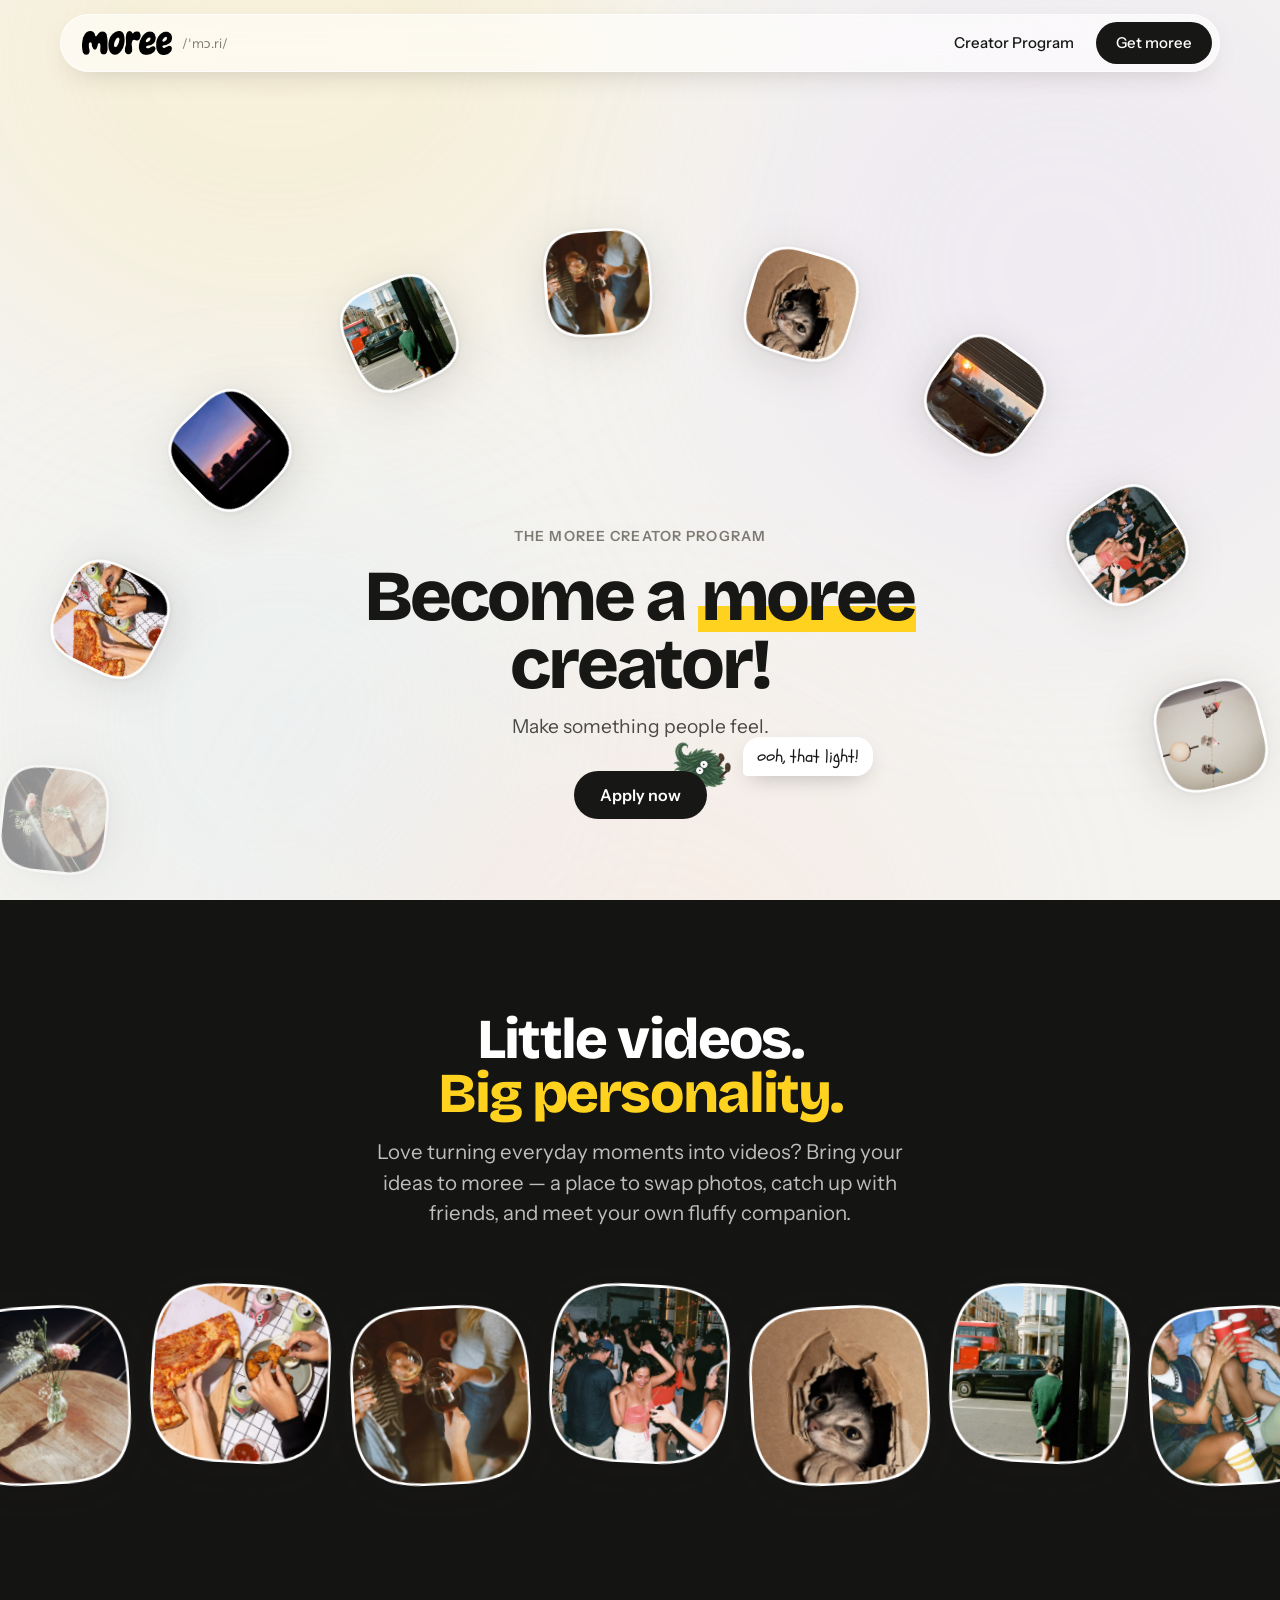
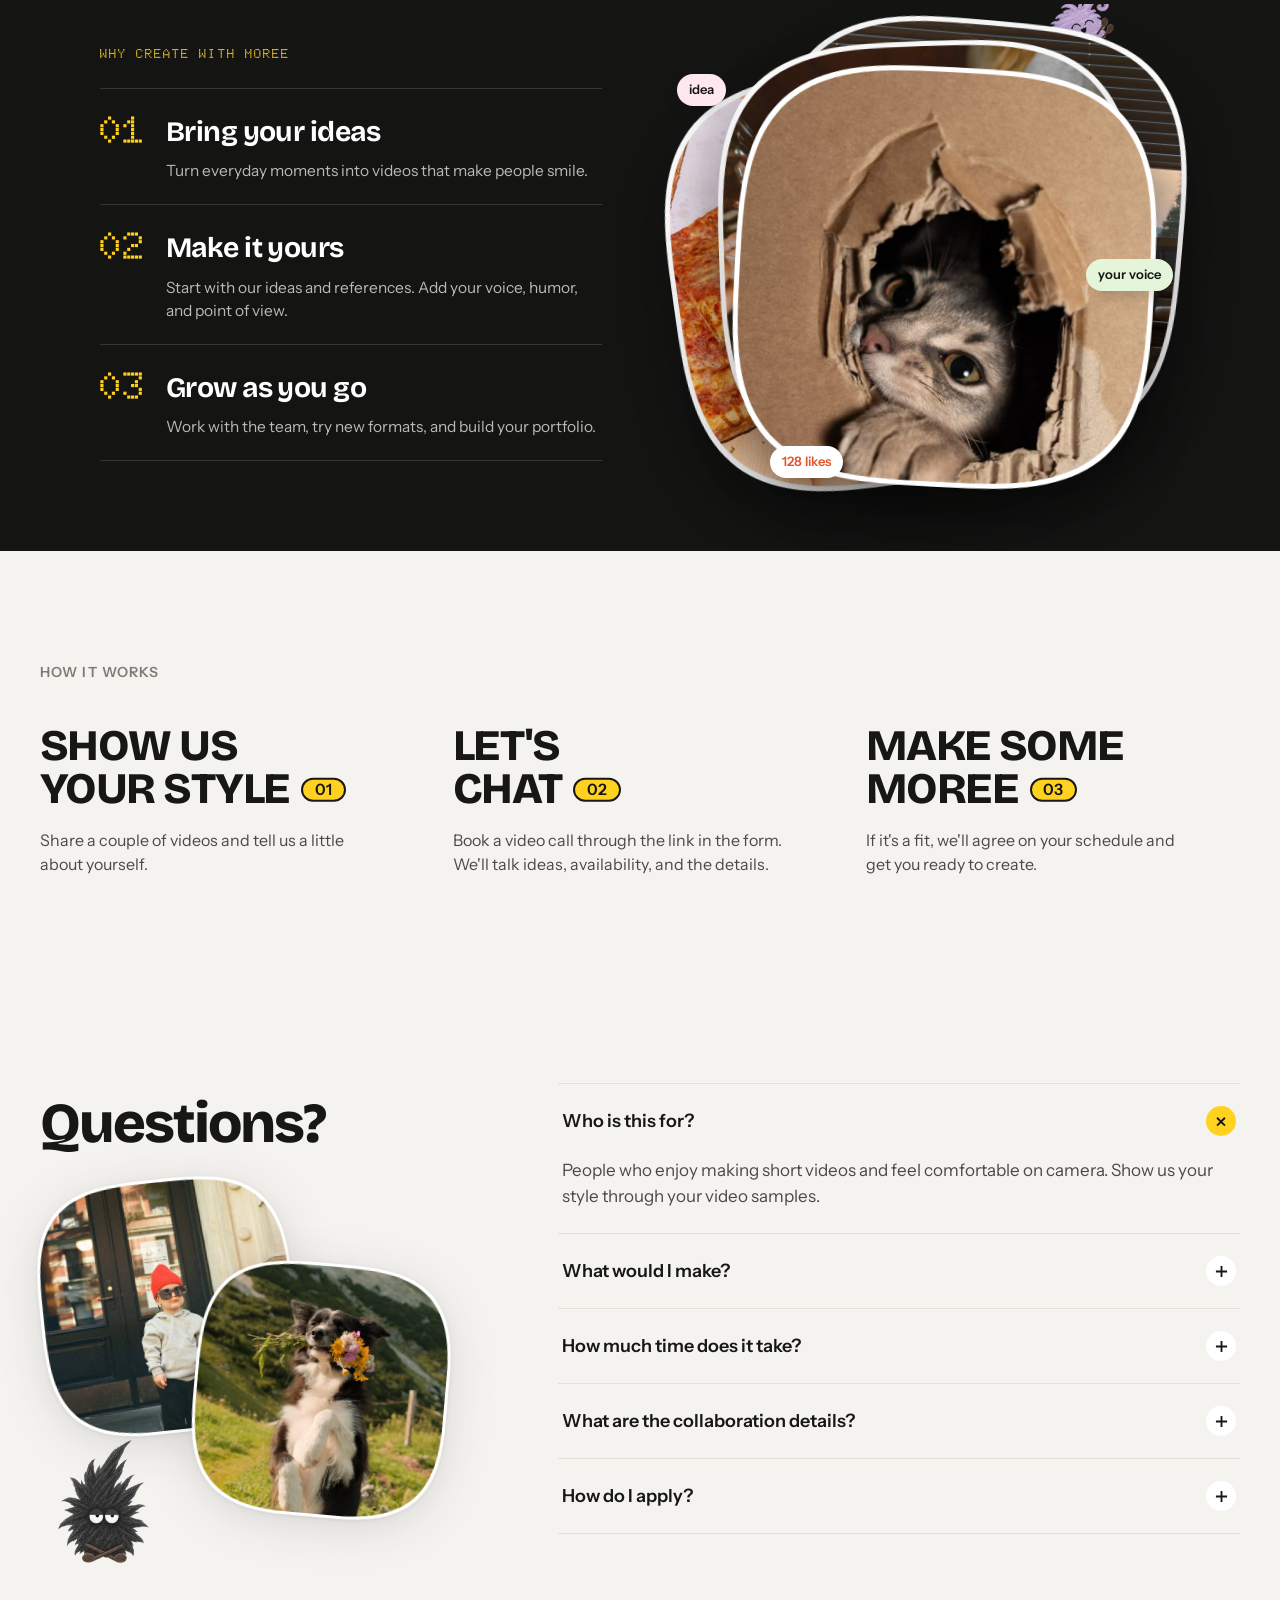
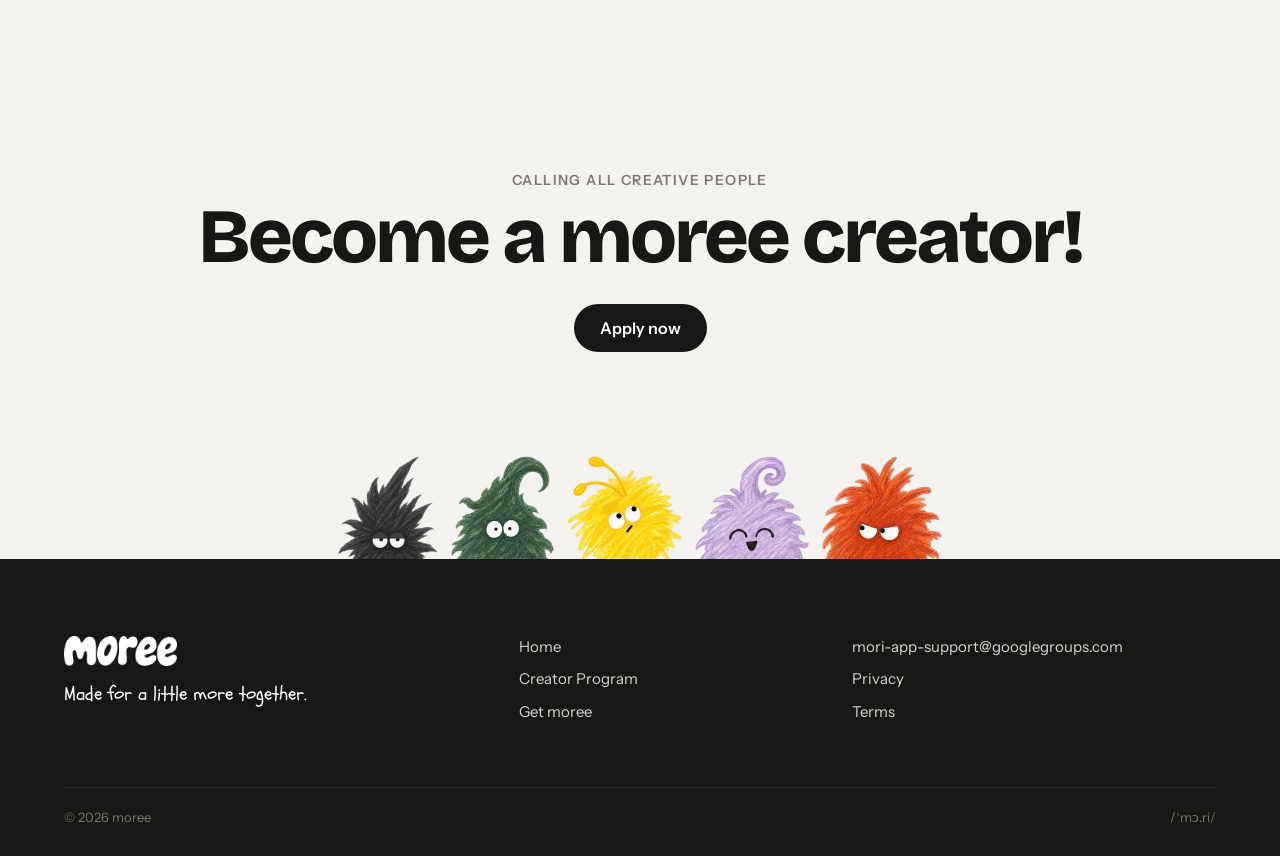
<file: moree-site/creators.html>
<!DOCTYPE html>
<html lang="en">
<head>
<meta charset="utf-8">
<meta name="viewport" content="width=device-width,initial-scale=1">
<title>moree — Creator Program</title>
<meta name="description" content="Become a moree creator! Little videos. Big personality.">
<link rel="stylesheet" href="style.css">
<style>
.sec{padding:clamp(70px,11vh,130px) 0}
.ph{position:relative;aspect-ratio:1}
.ph>.sq{position:absolute;inset:0}
.sec-head{text-align:center;max-width:760px;margin:0 auto}
.sec-head .eyebrow{justify-content:center}
.lede{margin:0 auto}
/* hero */
.c-hero{min-height:100svh;padding:110px clamp(18px,4vw,48px) 40px;max-width:1300px;margin:0 auto;display:grid;grid-template-columns:minmax(0,.95fr) minmax(0,1.05fr);gap:30px;align-items:center}
.c-hero h1{font-family:var(--display);font-weight:800;font-size:clamp(50px,6.4vw,100px);line-height:.92;letter-spacing:-.045em;margin:16px 0 18px}
.c-hero h1 .hl2{background:linear-gradient(transparent 62%,var(--yellow) 62% 92%,transparent 92%);padding:0 .04em}
.c-hero .feel{font-size:clamp(18px,1.5vw,21px);color:var(--ink-2);margin:0 0 30px}
.collage{position:relative;aspect-ratio:1;max-width:min(600px,74vh);width:100%;justify-self:center}
.collage .ph{position:absolute;width:44%;transition:transform .8s var(--spring)}
.collage .c1{left:2%;top:4%;rotate:-7deg}.collage .c2{right:0;top:0;width:40%;rotate:6deg}
.collage .c3{left:26%;top:32%;width:48%;rotate:-2deg;z-index:2}
.collage .c4{left:0;bottom:2%;width:36%;rotate:5deg}.collage .c5{right:2%;bottom:6%;width:40%;rotate:-5deg}
.collage .ph:hover{transform:translateY(-8px) scale(1.03);z-index:3}
.rec{position:absolute;left:10%;top:9%;z-index:2;display:flex;align-items:center;gap:6px;font-family:var(--dot);font-size:13px;color:#fff;background:rgba(0,0,0,.45);padding:4px 9px;border-radius:99px}
.rec i{width:8px;height:8px;border-radius:50%;background:#ff4b3a;animation:blink 1.2s steps(1) infinite}
@keyframes blink{50%{opacity:.2}}
.collage .buddy{position:absolute;right:30%;top:23%;width:13%;z-index:4;animation:bob 3.4s ease-in-out infinite}
@keyframes bob{50%{transform:translateY(-6px) rotate(-4deg)}}
@media (max-width:900px){.c-hero{grid-template-columns:1fr;text-align:center;padding-top:100px}}
/* intro strip */
.strip{align-items:flex-start;display:flex;gap:clamp(14px,1.6vw,24px);justify-content:center;margin-top:calc(clamp(36px,5vh,60px) - 40px);flex-wrap:nowrap;overflow:hidden;padding:50px 0 70px;margin-bottom:-50px}
.strip .ph{width:clamp(130px,14vw,200px);flex:none}
.strip .ph:nth-child(odd){rotate:-3deg;margin-top:22px}.strip .ph:nth-child(even){rotate:3deg}
.intro-band .h2 em{font-style:normal;color:var(--yellow)}
.intro-band{background:#141413;color:#fff}.intro-band .h2{color:#fff}.intro-band .lede{color:rgba(255,255,255,.72)}
/* feats */
.feats{display:grid;grid-template-columns:repeat(3,minmax(0,1fr));gap:clamp(28px,4vw,60px);margin-top:clamp(40px,6vh,70px)}
.feat{position:relative}
.feat .ph{width:100%;margin-bottom:22px}
.feat .mini-ip{position:absolute;right:-4%;top:-7%;width:22%;z-index:3;transition:transform .5s var(--spring)}
.feat:hover .mini-ip{transform:translateY(-8px) rotate(-8deg)}
.feat .chip{font-family:var(--dot);font-size:16px;color:var(--muted)}
.feat h3{font-family:var(--display);font-weight:700;font-size:clamp(22px,2vw,28px);letter-spacing:-.02em;margin:6px 0 8px}
.feat p{margin:0;color:var(--ink-2)}
@media (max-width:900px){.feats{grid-template-columns:1fr;max-width:440px;margin-left:auto;margin-right:auto}}
/* steps */
.steps3{list-style:none;padding:0;margin:clamp(40px,6vh,70px) 0 0;display:grid;grid-template-columns:repeat(3,minmax(0,1fr));gap:clamp(24px,3vw,48px)}
.steps3 li{display:grid;grid-template-columns:110px 1fr;gap:18px;align-items:start}
.steps3 .ph{width:110px}
.steps3 .n{font-family:var(--dot);font-size:15px;color:var(--muted)}
.steps3 h3{font-family:var(--display);font-size:22px;letter-spacing:-.02em;margin:4px 0 6px}
.steps3 p{margin:0;color:var(--ink-2);font-size:15.5px}
@media (max-width:900px){.steps3{grid-template-columns:1fr;max-width:480px;margin-left:auto;margin-right:auto}}
/* faq */
.faq .wrap{display:grid;grid-template-columns:minmax(0,.8fr) minmax(0,1.2fr);gap:clamp(30px,5vw,80px);align-items:start}
.fstack{position:relative;height:clamp(300px,30vw,400px);margin-top:28px}
.fstack .ph{position:absolute;width:56%}
.fstack .f1{left:0;top:0;rotate:-6deg}.fstack .f2{left:34%;top:22%;rotate:5deg}
.fstack img.mini-ip{position:absolute;left:4%;bottom:0;width:20%}
details{border-bottom:1px solid var(--line)}
details:first-child{border-top:1px solid var(--line)}
summary{list-style:none;cursor:pointer;padding:22px 4px;font-weight:600;font-size:18px;display:flex;justify-content:space-between;align-items:center;gap:20px}
summary::-webkit-details-marker{display:none}
summary .pm{width:30px;height:30px;border-radius:50%;background:#fff;display:grid;place-items:center;flex:none;transition:transform .4s var(--spring),background .3s}
summary .pm svg{width:13px;height:13px}
details[open] summary .pm{transform:rotate(45deg);background:var(--yellow)}
details p{margin:0;padding:0 4px 24px;color:var(--ink-2);max-width:60ch}
@media (max-width:860px){.faq .wrap{grid-template-columns:1fr}.fstack{display:none}}
/* closing */
.apply{width:min(1200px,100% - 40px);margin:0 auto;padding:clamp(80px,12vh,140px) 0 0;text-align:center;overflow:hidden}
.apply .cl-eye{font-size:14px;font-weight:600;letter-spacing:.1em;text-transform:uppercase;color:var(--muted);margin:0}
.apply h2{font-family:var(--display);font-weight:800;font-size:clamp(42px,6vw,92px);letter-spacing:-.04em;line-height:.95;margin:10px 0 30px}
.apply .row{display:flex;justify-content:center;align-items:flex-end;gap:1vw;height:clamp(110px,15vh,170px);margin-top:clamp(50px,8vh,90px)}
.apply .row img{height:100%;width:auto;transform:translateY(24%);transition:transform .5s var(--spring)}
.apply .row img:hover{transform:translateY(4%)}

.player{position:relative;width:100%;max-width:min(560px,66vh);justify-self:center}
.player .vid{width:100%}
.player .rec{left:9%;top:8%}
.player .play{position:absolute;left:50%;top:50%;width:76px;height:76px;margin:-38px 0 0 -38px;border-radius:50%;background:rgba(255,255,255,.85);backdrop-filter:blur(6px);display:grid;place-items:center;color:var(--ink);z-index:2;transition:transform .4s var(--spring)}
.player .play svg{width:30px;margin-left:4px}
.player:hover .play{transform:scale(1.1)}
.player .bar{position:absolute;left:12%;right:12%;bottom:10%;height:4px;border-radius:4px;background:rgba(255,255,255,.4);z-index:2;overflow:hidden}
.player .bar i{display:block;height:100%;width:0;background:#fff;animation:prog 8s linear infinite}
@keyframes prog{to{width:100%}}
.player .dur{position:absolute;right:12%;bottom:13%;font-family:var(--dot);font-size:12px;color:#fff;z-index:2}
.player .chip{position:absolute;z-index:3;background:#fff;border-radius:99px;padding:8px 14px;font-size:14px;font-weight:600;box-shadow:0 12px 26px -12px rgba(0,0,0,.3);display:flex;align-items:center;gap:8px;animation:bob 4s ease-in-out infinite}
.player .chip img{width:24px;height:24px;border-radius:50%;object-fit:cover}
.player .c-a{right:-4%;top:18%;color:var(--rust)}
.player .c-b{left:-8%;bottom:20%;font-weight:500;animation-delay:-2s}
.player .buddy{position:absolute;right:6%;top:-9%;width:16%;z-index:3}
.rows{margin-top:10px;border-top:1.5px solid var(--ink)}
.frow{display:grid;grid-template-columns:90px minmax(0,1fr) minmax(0,1.2fr) 130px;gap:24px;align-items:center;padding:26px 0;border-bottom:1px solid var(--line)}
.frow .rn{font-family:var(--dot);font-size:22px;color:var(--muted)}
.frow h3{font-family:var(--display);font-weight:800;font-size:clamp(26px,2.8vw,42px);letter-spacing:-.03em;margin:0}
.frow p{margin:0;color:var(--ink-2);font-size:17px}
.frow .rt{width:130px;rotate:4deg;transition:rotate .5s var(--spring),transform .5s var(--spring)}
.frow:hover .rt{rotate:-3deg;transform:scale(1.08)}
@media (max-width:820px){.frow{grid-template-columns:50px 1fr 90px}.frow p{grid-column:2/4}.frow .rt{width:90px;grid-row:1;grid-column:3}}
.tl{list-style:none;padding:0;margin:clamp(40px,6vh,70px) 0 0;display:grid;grid-template-columns:repeat(3,minmax(0,1fr));gap:clamp(24px,3vw,48px);position:relative;text-align:center}
.tl::before{content:"";position:absolute;top:44px;left:16%;right:16%;border-top:2px dashed #cfcac1}
.tl .dot{position:relative;display:grid;place-items:center;width:88px;height:88px;margin:0 auto 18px;border-radius:50%;background:#fff;box-shadow:0 10px 24px -12px rgba(0,0,0,.25)}
.tl .dot img{width:64%}
.tl .n{font-family:var(--dot);font-size:14px;color:var(--muted)}
.tl h3{font-family:var(--display);font-size:24px;letter-spacing:-.02em;margin:4px 0 8px}
.tl p{margin:0 auto;color:var(--ink-2);max-width:30ch}
@media (max-width:820px){.tl{grid-template-columns:1fr}.tl::before{display:none}}

.roll{position:relative;width:100%;max-width:min(540px,64vh);justify-self:center;padding-top:40px}
.rframe{width:100%;z-index:2}
.rframe img{transition:opacity .12s}
.stamp{position:absolute;right:9%;bottom:8%;z-index:3;font-family:var(--dot);font-weight:800;font-size:clamp(14px,1.4vw,20px);color:#ff9a3c;text-shadow:0 0 8px rgba(255,120,30,.6)}
.peeker{position:absolute;z-index:1;width:26%;left:-14%;top:30%;transform:translateX(70%) rotate(0);transition:transform .8s var(--spring)}
.peeker.out{transform:translateX(0) rotate(-12deg)}
.peeker.top{left:52%;top:-6%;transform:translateY(80%);}
.peeker.top.out{transform:translateY(0) rotate(6deg)}
.peeker.right{left:auto;right:-14%;top:44%;transform:translateX(-70%) scaleX(-1)}
.peeker.right.out{transform:translateX(0) scaleX(-1) rotate(-12deg)}
.say{position:absolute;z-index:4;background:#fff;border-radius:1em;padding:.45em .9em;font-family:var(--hand);font-size:clamp(16px,1.3vw,19px);white-space:nowrap;box-shadow:0 8px 22px -8px rgba(0,0,0,.25);opacity:0;transform:scale(.85);transition:opacity .25s,transform .4s var(--spring)}
.say.show{opacity:1;transform:none}
.dots{display:flex;gap:6px;justify-content:center;margin-top:18px}
.dots i{width:6px;height:6px;border-radius:50%;background:#d4cfc6;transition:all .3s}
.dots i.on{width:18px;border-radius:4px;background:var(--ink)}
/* split */
.split{display:grid;grid-template-columns:1fr 1fr;align-items:center;margin:clamp(40px,8vh,100px) 0}
.split-img{position:relative;height:min(100svh,820px);display:grid;place-items:center;background:#EFE9DC;overflow:hidden}
.split-img .big{width:min(72%,60vh);rotate:-3deg}
.sp-ip{position:absolute;right:10%;bottom:8%;width:min(16%,110px)}
.split-txt{padding:clamp(40px,6vw,90px)}
.split-txt .rows{border-top:1.5px solid var(--ink)}
.split-txt .frow{grid-template-columns:60px 1fr;grid-template-rows:auto auto;row-gap:8px;padding:34px 0}
.split-txt .frow .rn{grid-row:1/3}
.split-txt .frow p{grid-column:2}
.split-txt .frow .rt{display:none}
@media (max-width:860px){.split{grid-template-columns:1fr}.split-img{position:relative;height:60vh}}
.band{background:#FBF3D9;margin-top:0}

.arc-hero{position:relative;height:max(100svh,720px);overflow:hidden;display:flex;align-items:flex-end;justify-content:center;text-align:center}
.arc{position:absolute;inset:0}
.at{position:absolute;left:0;top:0;width:clamp(84px,8.4vw,128px);aspect-ratio:1;will-change:transform;transition:filter .3s}
.at:hover{filter:brightness(1.06)}
.arc-copy{position:relative;z-index:3;padding-bottom:clamp(50px,9vh,110px);max-width:760px}
.arc-copy h1{font-family:var(--display);font-weight:800;font-size:clamp(46px,5.6vw,88px);line-height:.95;letter-spacing:-.045em;margin:14px 0 14px}
.arc-copy .eyebrow{justify-content:center}
.arc-copy .hl2{background:linear-gradient(transparent 62%,var(--yellow) 62% 92%,transparent 92%);padding:0 .04em}
.arc-copy .feel{font-size:clamp(18px,1.5vw,21px);color:var(--ink-2);margin:0 0 30px}
.peekwrap{position:relative;display:inline-block}
.peekwrap .btn{position:relative;z-index:2}
.hpk{position:absolute;z-index:1;width:58px;right:-6px;top:0;transform:translate(-20%,20%);transition:transform .7s var(--spring)}
.hpk.out{transform:translate(30%,-62%) rotate(12deg)}
.hsay{position:absolute;left:calc(100% + 36px);top:-34px;z-index:3;background:#fff;border-radius:1em 1em 1em .25em;padding:.4em .85em;font-family:var(--hand);font-size:17px;white-space:nowrap;box-shadow:0 8px 22px -8px rgba(0,0,0,.25);opacity:0;transform:scale(.85);transform-origin:0 100%;transition:opacity .25s,transform .4s var(--spring)}
.hsay.show{opacity:1;transform:none}
/* board */
.board{position:relative;padding:clamp(70px,11vh,120px) 0;overflow:hidden}
.edges .eg{position:absolute;width:clamp(120px,13vw,190px);aspect-ratio:1;opacity:.9}
.panel{position:relative;z-index:2;width:min(880px,calc(100% - 40px));margin:0 auto;aspect-ratio:1.45;border-radius:44px;background:rgba(255,255,255,.55);backdrop-filter:blur(14px);-webkit-backdrop-filter:blur(14px);box-shadow:0 30px 70px -40px rgba(40,30,20,.35),inset 0 0 0 1px rgba(255,255,255,.8)}
.pt{position:absolute;max-width:250px}
.pt b{font-family:var(--display);font-weight:700;font-size:clamp(20px,1.9vw,26px);letter-spacing:-.02em}
.pt b::before{content:"•";margin-right:8px}
.pt sup{font-family:var(--dot);font-size:11px;color:var(--muted);margin-left:4px}
.pt p{margin:8px 0 0 18px;color:var(--ink-2);font-size:15px;line-height:1.45}
.p1{left:6%;top:9%}.p2{right:5%;top:36%;max-width:220px}.p3{left:6%;bottom:10%}
.deck{position:absolute;left:47%;top:52%;width:30%;aspect-ratio:1;transform:translate(-50%,-50%)}
.dk{position:absolute;inset:0;transition:transform .9s var(--spring),opacity .6s}
.dk:nth-child(1){transform:rotate(-8deg) translate(-12%,4%);z-index:1}
.dk:nth-child(2){transform:rotate(5deg) translate(10%,-6%);z-index:2}
.dk:nth-child(3){transform:rotate(-2deg);z-index:3}
.dk:nth-child(4){transform:rotate(3deg) translate(4%,6%);z-index:4}
.dtag{position:absolute;z-index:6;background:#fff;border-radius:99px;padding:6px 12px;font-size:13px;font-weight:600;box-shadow:0 10px 20px -10px rgba(0,0,0,.3);white-space:nowrap;animation:bob 4s ease-in-out infinite}
.dtag.t1{left:-22%;top:12%;background:#FFE7F0}.dtag.t2{right:-18%;top:46%;background:#E4F5DA;animation-delay:-1.3s}.dtag.t3{left:8%;bottom:-8%;color:var(--rust);animation-delay:-2.6s}
.dk-mo{position:absolute;z-index:0;width:9%;left:52%;top:12%;rotate:12deg}
@keyframes bob{50%{transform:translateY(-6px)}}
@media (max-width:860px){.panel{aspect-ratio:auto;padding:40px 24px 330px}.pt{position:static;max-width:none;margin-bottom:22px}.deck{top:auto;bottom:40px;transform:translateX(-50%);width:60%}.dk-mo{display:none}.edges{display:none}}
.pill-y{display:inline-flex;align-items:center;justify-content:center;vertical-align:middle;height:1.5em;padding:0 .75em;margin:0 .2em;border-radius:99px;background:var(--yellow);border:2px solid var(--ink);color:var(--ink);font-family:var(--sans);font-weight:600;font-size:.36em;white-space:nowrap;letter-spacing:0;line-height:1;transform:translateY(-.08em)}
.mega{font-family:var(--display);font-weight:800;text-transform:uppercase;letter-spacing:-.035em;line-height:.98;margin:0}
.track-sec{padding:clamp(80px,12vh,140px) 0;position:relative;overflow:hidden}
.lanes{position:relative;height:160px;margin-top:40px;pointer-events:none}
.lanes svg{width:100%;height:100%}
.tk{list-style:none;padding:0;margin:40px 0 0;display:grid;grid-template-columns:repeat(3,minmax(0,1fr));gap:clamp(24px,3vw,48px);position:relative}
.tk h3{font-size:clamp(30px,3.4vw,54px);margin-bottom:18px}
.tk p{margin:0;color:var(--ink-2);max-width:30ch;font-size:16px;line-height:1.5}
.tk p span{background:var(--bg)}
@media (max-width:860px){.tk{grid-template-columns:1fr}}


/* board v3: solid section, two columns */
.board .bd-vis{position:relative;width:min(100%,420px);justify-self:center}
@media (max-width:860px){.board .bd-vis{width:min(78%,340px);margin-top:24px}}
.board{background:#141413;color:#fff;padding:clamp(20px,4vh,50px) 0 clamp(64px,10vh,110px)}
.board .panel{all:unset;display:grid;grid-template-columns:minmax(0,1fr) minmax(0,1fr);gap:clamp(32px,6vw,90px);align-items:center;width:min(1080px,calc(100% - 48px));margin:0 auto;position:relative}
.board .bd-eye{font-family:var(--dot);font-size:13px;letter-spacing:.08em;color:var(--yellow);text-transform:uppercase}
.board .bd-list{list-style:none;margin:22px 0 0;padding:0}
.board .pt{position:static;max-width:none;display:grid;grid-template-columns:auto 1fr;column-gap:20px;padding:22px 0;border-top:1px solid rgba(255,255,255,.14)}
.board .pt:last-child{border-bottom:1px solid rgba(255,255,255,.14)}
.board .pt sup{grid-row:span 2;font-family:var(--dot);font-size:clamp(28px,3vw,40px);color:var(--yellow);margin:0;line-height:1;vertical-align:baseline}
.board .pt b{color:#fff;font-size:clamp(22px,2.2vw,30px)}
.board .pt b::before{content:none}
.board .pt p{margin:6px 0 0;color:rgba(255,255,255,.7);font-size:15.5px;line-height:1.5}
.board .deck{position:relative;left:auto;top:auto;transform:none;width:100%;aspect-ratio:1}
.board .dk .sq-frame,.board .dk{filter:drop-shadow(0 30px 40px rgba(0,0,0,.35))}
.board .dtag{color:var(--ink)}.board .dtag.t3{color:var(--rust)}
.board .dtag.t1{left:-10%;top:8%}.board .dtag.t2{right:-8%;top:52%}.board .dtag.t3{left:12%;bottom:-4%}
.board .dk-mo{position:absolute;width:64px;left:auto;right:6%;top:-48px;z-index:0;rotate:10deg}
@media (max-width:860px){.board .panel{grid-template-columns:1fr;padding:0}.board .deck{width:100%;margin:0;bottom:auto}.board .dtag.t1{left:-6%}.board .dtag.t2{right:-6%}.board .dk-mo{display:block;width:52px;top:-36px}}
.getpill .gp-box{box-shadow:0 0 0 1px rgba(255,255,255,.22),0 14px 30px -12px rgba(0,0,0,.5)}
@media (max-width:700px){.at{width:clamp(64px,19vw,84px)}.arc-hero{height:max(100svh,640px)}.arc-copy h1{font-size:clamp(40px,11vw,56px)}.hsay{left:auto;right:-34px;top:calc(100% + 12px);border-radius:.25em 1em 1em 1em;transform-origin:85% 0;font-size:15px}.apply .row{height:auto;gap:2vw;margin-top:40px}.apply .row img{height:auto;width:18%;flex:none;transform:translateY(18%)}.intro-band{padding-bottom:20px!important}.intro-band .strip{margin-bottom:0}.board{padding-top:16px!important}}
</style>
</head>
<body>
<svg width="0" height="0" style="position:absolute" aria-hidden="true"><defs><clipPath id="squircle" clipPathUnits="objectBoundingBox"><path d="M1.0000,0.5000 L0.9996,0.5837 L0.9983,0.6272 L0.9963,0.6624 L0.9933,0.6930 L0.9896,0.7204 L0.9850,0.7454 L0.9796,0.7685 L0.9733,0.7899 L0.9662,0.8098 L0.9583,0.8285 L0.9494,0.8460 L0.9397,0.8623 L0.9291,0.8776 L0.9177,0.8919 L0.9053,0.9053 L0.8919,0.9177 L0.8776,0.9291 L0.8623,0.9397 L0.8460,0.9494 L0.8285,0.9583 L0.8098,0.9662 L0.7899,0.9733 L0.7685,0.9796 L0.7454,0.9850 L0.7204,0.9896 L0.6930,0.9933 L0.6624,0.9963 L0.6272,0.9983 L0.5837,0.9996 L0.5000,1.0000 L0.4163,0.9996 L0.3728,0.9983 L0.3376,0.9963 L0.3070,0.9933 L0.2796,0.9896 L0.2546,0.9850 L0.2315,0.9796 L0.2101,0.9733 L0.1902,0.9662 L0.1715,0.9583 L0.1540,0.9494 L0.1377,0.9397 L0.1224,0.9291 L0.1081,0.9177 L0.0947,0.9053 L0.0823,0.8919 L0.0709,0.8776 L0.0603,0.8623 L0.0506,0.8460 L0.0417,0.8285 L0.0338,0.8098 L0.0267,0.7899 L0.0204,0.7685 L0.0150,0.7454 L0.0104,0.7204 L0.0067,0.6930 L0.0037,0.6624 L0.0017,0.6272 L0.0004,0.5837 L0.0000,0.5000 L0.0004,0.4163 L0.0017,0.3728 L0.0037,0.3376 L0.0067,0.3070 L0.0104,0.2796 L0.0150,0.2546 L0.0204,0.2315 L0.0267,0.2101 L0.0338,0.1902 L0.0417,0.1715 L0.0506,0.1540 L0.0603,0.1377 L0.0709,0.1224 L0.0823,0.1081 L0.0947,0.0947 L0.1081,0.0823 L0.1224,0.0709 L0.1377,0.0603 L0.1540,0.0506 L0.1715,0.0417 L0.1902,0.0338 L0.2101,0.0267 L0.2315,0.0204 L0.2546,0.0150 L0.2796,0.0104 L0.3070,0.0067 L0.3376,0.0037 L0.3728,0.0017 L0.4163,0.0004 L0.5000,0.0000 L0.5837,0.0004 L0.6272,0.0017 L0.6624,0.0037 L0.6930,0.0067 L0.7204,0.0104 L0.7454,0.0150 L0.7685,0.0204 L0.7899,0.0267 L0.8098,0.0338 L0.8285,0.0417 L0.8460,0.0506 L0.8623,0.0603 L0.8776,0.0709 L0.8919,0.0823 L0.9053,0.0947 L0.9177,0.1081 L0.9291,0.1224 L0.9397,0.1377 L0.9494,0.1540 L0.9583,0.1715 L0.9662,0.1902 L0.9733,0.2101 L0.9796,0.2315 L0.9850,0.2546 L0.9896,0.2796 L0.9933,0.3070 L0.9963,0.3376 L0.9983,0.3728 L0.9996,0.4163 Z"/></clipPath></defs></svg>
<div class="aura" aria-hidden="true"><i></i><i></i><i></i><i></i></div>
<a class="getpill" id="getpill" href="get.html" aria-label="Get moree"><img class="gp-mo" src="img/yellow.webp" alt=""><span class="gp-box"><span class="gp-t"><b>Get moree</b><small>come play</small></span><span class="gp-qr"><img src="img/qr.svg" alt=""></span></span></a>
<header class="nav" id="nav">
  <a class="logo" href="index.html" aria-label="moree home"><img src="img/logo-word.webp" alt="moree"><span class="ipa">/ˈmɔ.ri/</span></a>
  <nav class="nav-links"><a href="creators.html" aria-current="page">Creator Program</a><a class="btn sm" href="get.html">Get moree</a></nav>
</header>

<main>
<section class="arc-hero" id="arcHero">
  <div class="arc" id="arc"><div class="ph sq-frame at" style=""><div class="sq"><div class="sq"><img src="img/photo-02.jpg" alt="" loading="lazy"></div></div></div><div class="ph sq-frame at" style=""><div class="sq"><div class="sq"><img src="img/photo-07.jpg" alt="" loading="lazy"></div></div></div><div class="ph sq-frame at" style=""><div class="sq"><div class="sq"><img src="img/window-a.jpg" alt="" loading="lazy"></div></div></div><div class="ph sq-frame at" style=""><div class="sq"><div class="sq"><img src="img/photo-03.jpg" alt="" loading="lazy"></div></div></div><div class="ph sq-frame at" style=""><div class="sq"><div class="sq"><img src="img/spare-cheers.jpg" alt="" loading="lazy"></div></div></div><div class="ph sq-frame at" style=""><div class="sq"><div class="sq"><img src="img/photo-10.jpg" alt="" loading="lazy"></div></div></div><div class="ph sq-frame at" style=""><div class="sq"><div class="sq"><img src="img/app-sunset.jpg" alt="" loading="lazy"></div></div></div><div class="ph sq-frame at" style=""><div class="sq"><div class="sq"><img src="img/photo-06.jpg" alt="" loading="lazy"></div></div></div><div class="ph sq-frame at" style=""><div class="sq"><div class="sq"><img src="img/photo-05.jpg" alt="" loading="lazy"></div></div></div><div class="ph sq-frame at" style=""><div class="sq"><div class="sq"><img src="img/window-c.jpg" alt="" loading="lazy"></div></div></div><div class="ph sq-frame at" style=""><div class="sq"><div class="sq"><img src="img/photo-01.jpg" alt="" loading="lazy"></div></div></div><div class="ph sq-frame at" style=""><div class="sq"><div class="sq"><img src="img/spare-toast.jpg" alt="" loading="lazy"></div></div></div><div class="ph sq-frame at" style=""><div class="sq"><div class="sq"><img src="img/photo-08.jpg" alt="" loading="lazy"></div></div></div><div class="ph sq-frame at" style=""><div class="sq"><div class="sq"><img src="img/app-cat.jpg" alt="" loading="lazy"></div></div></div><div class="ph sq-frame at" style=""><div class="sq"><div class="sq"><img src="img/photo-09.jpg" alt="" loading="lazy"></div></div></div><div class="ph sq-frame at" style=""><div class="sq"><div class="sq"><img src="img/spare-party.jpg" alt="" loading="lazy"></div></div></div><div class="ph sq-frame at" style=""><div class="sq"><div class="sq"><img src="img/photo-04.jpg" alt="" loading="lazy"></div></div></div><div class="ph sq-frame at" style=""><div class="sq"><div class="sq"><img src="img/window-b.jpg" alt="" loading="lazy"></div></div></div></div>
  <div class="arc-copy">
    <span class="eyebrow">The moree creator program</span>
    <h1>Become a <span class="hl2">moree</span> creator!</h1>
    <p class="feel">Make something people feel.</p>
    <div class="peekwrap"><img class="hpk" id="hpk" src="img/pk-green-wave.webp" alt=""><span class="hsay" id="hsay"></span><a class="btn" href="https://forms.gle/TM9GKESnSCsgj8uK7">Apply now</a></div>
  </div>
</section>

<section class="sec intro-band">
  <div class="wrap">
    <div class="sec-head reveal">
      <h2 class="h2">Little videos.<br><em>Big personality.</em></h2>
      <p class="lede" style="max-width:38ch">Love turning everyday moments into videos? Bring your ideas to moree — a place to swap photos, catch up with friends, and meet your own fluffy companion.</p>
    </div>
  </div>
  <div class="strip reveal"><div class="ph sq-frame " style=""><div class="sq"><div class="sq"><img src="img/photo-02.jpg" alt="" loading="lazy"></div></div></div><div class="ph sq-frame " style=""><div class="sq"><div class="sq"><img src="img/photo-07.jpg" alt="" loading="lazy"></div></div></div><div class="ph sq-frame " style=""><div class="sq"><div class="sq"><img src="img/spare-cheers.jpg" alt="" loading="lazy"></div></div></div><div class="ph sq-frame " style=""><div class="sq"><div class="sq"><img src="img/photo-06.jpg" alt="" loading="lazy"></div></div></div><div class="ph sq-frame " style=""><div class="sq"><div class="sq"><img src="img/photo-10.jpg" alt="" loading="lazy"></div></div></div><div class="ph sq-frame " style=""><div class="sq"><div class="sq"><img src="img/photo-03.jpg" alt="" loading="lazy"></div></div></div><div class="ph sq-frame " style=""><div class="sq"><div class="sq"><img src="img/photo-08.jpg" alt="" loading="lazy"></div></div></div></div>
</section>

<section class="board">
  <div class="panel reveal">
    <div><span class="bd-eye">Why create with moree</span><div class="bd-list"><div class="pt p1"><sup>01</sup><b>Bring your ideas</b><p>Turn everyday moments into videos that make people smile.</p></div><div class="pt p2"><sup>02</sup><b>Make it yours</b><p>Start with our ideas and references. Add your voice, humor, and point of view.</p></div><div class="pt p3"><sup>03</sup><b>Grow as you go</b><p>Work with the team, try new formats, and build your portfolio.</p></div></div></div>
    <div class="bd-vis"><img class="dk-mo" src="img/pk-lilac-wave.webp" alt=""><div class="deck" id="deck"><div class="ph sq-frame dk" style=""><div class="sq"><div class="sq"><img src="img/photo-07.jpg" alt="" loading="lazy"></div></div></div><div class="ph sq-frame dk" style=""><div class="sq"><div class="sq"><img src="img/app-sunset.jpg" alt="" loading="lazy"></div></div></div><div class="ph sq-frame dk" style=""><div class="sq"><div class="sq"><img src="img/spare-cheers.jpg" alt="" loading="lazy"></div></div></div><div class="ph sq-frame dk" style=""><div class="sq"><div class="sq"><img src="img/photo-10.jpg" alt="" loading="lazy"></div></div></div>
      <span class="dtag t1">idea</span><span class="dtag t2">your voice</span><span class="dtag t3">128 likes</span>
    </div></div>
  </div>
</section>

<section class="track-sec">
  <div class="wrap">
    <span class="eyebrow">How it works</span>
    <ol class="tk">
      <li class="reveal"><h3 class="mega">Show us<br>your style <span class="pill-y ">01</span></h3><p><span>Share a couple of videos and tell us a little about yourself.</span></p></li>
      <li class="reveal"><h3 class="mega">Let's<br>chat <span class="pill-y ">02</span></h3><p><span>Book a video call through the link in the form. We'll talk ideas, availability, and the details.</span></p></li>
      <li class="reveal"><h3 class="mega">Make some<br>moree <span class="pill-y ">03</span></h3><p><span>If it's a fit, we'll agree on your schedule and get you ready to create.</span></p></li>
    </ol>
  </div>
</section>

<section class="sec faq">
  <div class="wrap">
    <div class="reveal"><h2 class="h2">Questions?</h2><div class="fstack"><div class="ph sq-frame f1" style=""><div class="sq"><div class="sq"><img src="img/photo-01.jpg" alt="" loading="lazy"></div></div></div><div class="ph sq-frame f2" style=""><div class="sq"><div class="sq"><img src="img/photo-09.jpg" alt="" loading="lazy"></div></div></div><img class="mini-ip" src="img/black.webp" alt=""></div></div>
    <div class="reveal">
      <details open><summary>Who is this for?<span class="pm"><svg viewBox="0 0 14 14" stroke="currentColor" stroke-width="2"><path d="M7 1v12M1 7h12"/></svg></span></summary><p>People who enjoy making short videos and feel comfortable on camera. Show us your style through your video samples.</p></details>
      <details><summary>What would I make?<span class="pm"><svg viewBox="0 0 14 14" stroke="currentColor" stroke-width="2"><path d="M7 1v12M1 7h12"/></svg></span></summary><p>Short TikToks and Instagram Reels showing moree in everyday life. We provide scripts, references, and product demos to help you get started.</p></details>
      <details><summary>How much time does it take?<span class="pm"><svg viewBox="0 0 14 14" stroke="currentColor" stroke-width="2"><path d="M7 1v12M1 7h12"/></svg></span></summary><p>We're looking for at least three original videos a week. We'll agree on a weekly plan together based on your availability.</p></details>
      <details><summary>What are the collaboration details?<span class="pm"><svg viewBox="0 0 14 14" stroke="currentColor" stroke-width="2"><path d="M7 1v12M1 7h12"/></svg></span></summary><p>Compensation includes a base rate plus a performance bonus. Details will be discussed during the interview.</p></details>
      <details><summary>How do I apply?<span class="pm"><svg viewBox="0 0 14 14" stroke="currentColor" stroke-width="2"><path d="M7 1v12M1 7h12"/></svg></span></summary><p>Fill out our Google Form with your details and one or two video samples, then book a chat using the Calendly link inside.</p></details>
    </div>
  </div>
</section>

<section class="apply reveal">
  <p class="cl-eye">calling all creative people</p>
  <h2>Become a moree creator!</h2>
  <a class="btn" href="https://forms.gle/TM9GKESnSCsgj8uK7">Apply now</a>
  <div class="row"><img src="img/black.webp" alt=""><img src="img/green.webp" alt=""><img src="img/yellow-stand.webp" alt=""><img src="img/purple.webp" alt=""><img src="img/orange.webp" alt=""></div>
</section>
</main>

<footer class="footer">
  <div class="f-top">
    <div class="f-brand"><img src="img/logo-word.webp" alt="moree"><span class="tag">Made for a little more together.</span></div>
    <nav class="f-links">
      <a href="index.html">Home</a><a href="creators.html">Creator Program</a><a href="get.html">Get moree</a>
    </nav>
    <nav class="f-links">
      <a href="mailto:mori-app-support@googlegroups.com">mori-app-support@googlegroups.com</a><a href="https://docs.moree.world/en/index.html">Privacy</a><a href="https://docs.moree.world/en/terms.html">Terms</a>
    </nav>
  </div>
  <div class="f-bot"><span>© 2026 moree</span><span>/ˈmɔ.ri/</span></div>
</footer>
<script>
(()=>{const n=document.getElementById('nav'),g=document.getElementById('getpill');const f=()=>{n.classList.toggle('scrolled',scrollY>20);g.classList.toggle('show',scrollY>innerHeight*.6)};addEventListener('scroll',f,{passive:true});f();
const io=new IntersectionObserver(es=>es.forEach(e=>{if(e.isIntersecting){e.target.classList.add('in');io.unobserve(e.target)}}),{threshold:.15});
document.querySelectorAll('.reveal').forEach(el=>io.observe(el));
document.querySelectorAll('details').forEach(d=>d.addEventListener('toggle',()=>{if(d.open)document.querySelectorAll('details').forEach(o=>{if(o!==d)o.open=false})}));})();
</script>
<script>(()=>{const n=document.getElementById('nav'),lg=n.querySelector('.logo img');const fit=()=>n.style.setProperty('--cw',(lg.offsetWidth+44)+'px');fit();addEventListener('load',fit);addEventListener('resize',fit);let ly=scrollY,acc=0;addEventListener('scroll',()=>{const y=scrollY,d=y-ly;ly=y;if(y<120){n.classList.remove('compact');acc=0;return}acc=(Math.sign(d)===Math.sign(acc)?acc:0)+d;if(acc>40)n.classList.add('compact');else if(acc<-40)n.classList.remove('compact')},{passive:true});n.addEventListener('mouseenter',()=>n.classList.remove('compact'))})();</script>
<script>
(()=>{const hero=document.getElementById('arcHero'),tiles=[...document.querySelectorAll('#arc .at')],N=tiles.length;
let off=0,last=performance.now(),vis=true;new IntersectionObserver(([e])=>vis=e.isIntersecting).observe(hero);
function lay(){const W=hero.clientWidth,H=hero.clientHeight,mob=W<700,cp=hero.querySelector('.arc-copy'),R=mob?W*.6:Math.min(W*.46,H*.78),cx=W/2,cy=mob?cp.offsetTop+10:H*.98;
tiles.forEach((t,i)=>{let a=((i/N)+off)%1;const ang=Math.PI*(1+a*2);// full circle; only top half visible
const x=cx+R*Math.cos(ang),y=cy+R*Math.sin(ang)*1.02,deg=ang*57.3+90,s=t.offsetWidth;
const fade=Math.max(0,Math.min(1,(cy-y)/(R*.25)));t.style.opacity=fade;
t.style.transform=`translate3d(${x-s/2}px,${y-s/2}px,0) rotate(${deg}deg)`})}
function loop(n){const dt=n-last;last=n;if(vis&&!matchMedia('(prefers-reduced-motion: reduce)').matches)off=(off+dt/90000)%1;lay();requestAnimationFrame(loop)}
requestAnimationFrame(loop);addEventListener('resize',lay);
const pk=document.getElementById('hpk'),say=document.getElementById('hsay');
const C=[['pk-green-wave','ooh, that light!'],['yellow','post that one.'],['pk-rust-walk','again! again!'],['pk-black-stand','…I blinked.'],['purple','so us.']];let c=0;
function peek(){const [img,line]=C[c++%C.length];pk.src='img/'+img+'.webp';pk.classList.add('out');say.textContent=line;setTimeout(()=>say.classList.add('show'),400);setTimeout(()=>{say.classList.remove('show');pk.classList.remove('out')},2600)}
setTimeout(()=>{peek();setInterval(peek,3800)},1200);
const deck=document.getElementById('deck');setInterval(()=>{const f=deck.querySelector('.dk:last-of-type');deck.insertBefore(f,deck.firstChild)},2600);})();
</script>
</body>
</html>
</file>
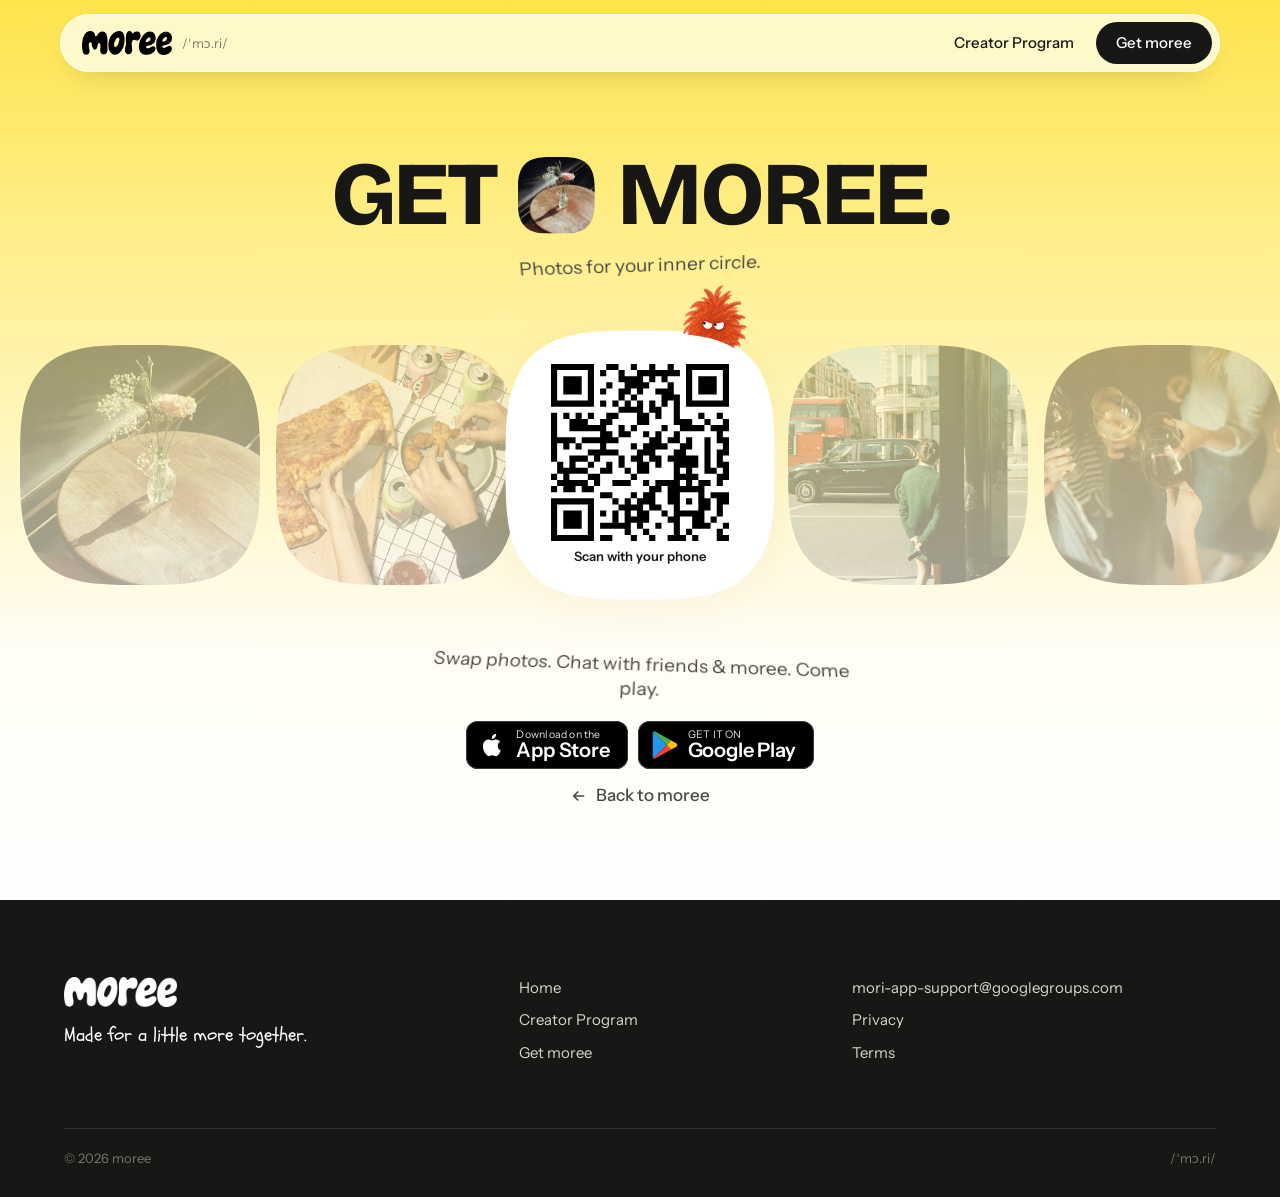
<file: moree-site/get.html>
<!DOCTYPE html>
<html lang="en">
<head>
<meta charset="utf-8">
<meta name="viewport" content="width=device-width,initial-scale=1">
<title>Get moree</title>
<meta name="description" content="Meet your moree. Bring your friends. Your days, together.">
<link rel="stylesheet" href="style.css">
<style>
body{min-height:100svh;background:#FBF3D9}
.aura{display:none}
.get{min-height:100svh;padding:110px clamp(18px,4vw,48px) 40px;max-width:1200px;margin:0 auto;display:grid;grid-template-columns:minmax(0,1fr) minmax(0,1fr);gap:40px;align-items:center}
.get h1{font-family:var(--display);font-weight:800;font-size:clamp(64px,9vw,140px);letter-spacing:-.05em;line-height:.88;margin:0 0 18px}
.get .tagline{font-family:var(--display);font-weight:700;font-size:clamp(24px,2.4vw,34px);letter-spacing:-.02em;margin:-6px 0 12px}
.get .lead{font-size:clamp(19px,1.6vw,22px);color:var(--ink-2);margin:0 0 34px}
.qr{display:flex;align-items:center;gap:22px;margin-bottom:30px}
.qr .sq-frame{width:168px;height:168px;flex:none}
.qr .sq{width:100%;height:100%}
.qr .sq .sq{background:#fff;display:grid;place-items:center}
.qr .sq img{width:72%;height:72%;object-fit:contain}
.qr span{color:var(--ink-2);font-size:16px;max-width:18ch}
.stores{display:flex;gap:12px;flex-wrap:wrap}
.stores .btn svg{width:20px;height:20px}
.back{display:inline-flex;align-items:center;gap:8px;margin-top:28px;color:var(--ink-2);text-decoration:none;font-weight:500}
.back:hover{color:var(--ink)}
.back svg{width:18px;height:18px;transition:transform .3s var(--spring)}
.back:hover svg{transform:translateX(-4px)}
.art{position:relative;aspect-ratio:1/1.05;max-width:520px;width:100%;justify-self:center}
.env{position:absolute;left:8%;right:8%;bottom:6%;aspect-ratio:605/624}
.env img{position:absolute;inset:0;width:100%;height:100%}
.env .front{clip-path:inset(58.2% 0 0 0);z-index:2}
.cardclip{position:absolute;left:4%;right:4%;top:-45%;bottom:5.5%;overflow:hidden}
.cardclip img{position:absolute;left:0;width:100%;height:auto;bottom:auto;top:68%;animation:rise 1.4s var(--spring) .3s forwards}
@keyframes rise{to{top:36%}}
.art .yel{position:absolute;right:-6%;top:44%;width:30%;rotate:12deg;animation:peek 4s ease-in-out infinite}
@keyframes peek{50%{transform:translateY(-8px) rotate(-4deg)}}
.art .chip{position:absolute;left:50%;bottom:2%;transform:translateX(-50%);background:#fff;border-radius:99px;padding:10px 18px;font-family:var(--hand);font-size:22px;white-space:nowrap;box-shadow:0 10px 24px -10px rgba(0,0,0,.25)}
@media (max-width:860px){
  .get{grid-template-columns:1fr;text-align:center;padding-top:90px}
  .art{order:-1;max-width:340px}
  .qr{justify-content:center}.badges{justify-content:center}
}
@media (max-width:600px){.qr{display:none}}

.gcol{position:relative;aspect-ratio:1;max-width:min(560px,72vh);width:100%;justify-self:center}
.gcol .ph{position:absolute;aspect-ratio:1;width:38%;opacity:0;transform:translateY(20px) scale(.9);animation:gin .9s var(--spring) forwards}
.gcol .ph>.sq{position:absolute;inset:0}
.gcol .g1{left:0;top:4%;rotate:-7deg}.gcol .g2{left:32%;top:0;width:36%;rotate:4deg;animation-delay:.08s}
.gcol .g3{right:0;top:12%;width:34%;rotate:8deg;animation-delay:.16s}.gcol .g4{left:4%;top:44%;width:34%;rotate:5deg;animation-delay:.24s}
.gcol .g5{left:34%;top:36%;width:42%;rotate:-3deg;z-index:2;animation-delay:.32s}.gcol .g6{right:2%;bottom:4%;width:32%;rotate:-6deg;animation-delay:.4s}
@keyframes gin{to{opacity:1;transform:none}}
.gcol .yel{position:absolute;left:58%;top:30%;width:15%;z-index:3;rotate:10deg;animation:peek 4s ease-in-out infinite}

.orbit{position:relative;width:min(680px,82vh);max-width:100%;aspect-ratio:1;justify-self:center;--R1:31%;--R2:45%}
.ring{position:absolute;left:50%;top:50%;border-radius:50%;border:1px solid rgba(60,45,20,.12)}
.r1{width:calc(var(--R1)*2);height:calc(var(--R1)*2);margin:calc(var(--R1)*-1) 0 0 calc(var(--R1)*-1);animation:spin 46s linear infinite}
.r2{width:calc(var(--R2)*2);height:calc(var(--R2)*2);margin:calc(var(--R2)*-1) 0 0 calc(var(--R2)*-1);animation:spin 80s linear infinite reverse}
.r3{width:98%;height:98%;margin:-49% 0 0 -49%;border-style:dashed;opacity:.6}
@keyframes spin{to{transform:rotate(360deg)}}
.it{position:absolute;left:50%;top:50%;width:0;height:0;transform:rotate(var(--a)) translateY(calc(var(--r) * -1))}
.r1 .it{--r:calc(var(--o,620px)*.31)}
.r2 .it{--r:calc(var(--o,620px)*.45)}
.it .cr{position:absolute;display:block;transform:translate(-50%,-50%) rotate(calc(var(--a) * -1));animation:counter 46s linear infinite}
.r2 .it .cr{animation:counter2 80s linear infinite}
@keyframes counter{to{rotate:-360deg}}@keyframes counter2{to{rotate:360deg}}
.it img{display:block;max-width:none;object-fit:cover;transition:transform .3s var(--spring)}
.it.pp img{width:clamp(56px,6.4vw,84px);height:clamp(56px,6.4vw,84px);clip-path:url(#squircle);box-shadow:0 0 0 3px #fff}
.it.pp .cr{filter:drop-shadow(0 8px 14px rgba(60,40,0,.22))}
.it.av img{width:46px;height:46px;border-radius:50%;border:3px solid #fff;box-shadow:0 6px 14px -6px rgba(0,0,0,.3)}
.it.mo img{width:54px;height:auto;object-fit:contain}
.it:hover img{transform:scale(1.18)}
.core{position:absolute;left:50%;top:50%;width:24%;aspect-ratio:1;transform:translate(-50%,-50%);z-index:3;transition:transform .5s var(--spring)}
.core>.sq{position:absolute;inset:0}
.core .sq .sq{background:#fff;display:grid;place-items:center}
.core img{width:74%!important;height:74%!important;object-fit:contain}
.core:hover{transform:translate(-50%,-50%) scale(1.06) rotate(-3deg)}
.core-mo{position:absolute;left:58%;top:28%;width:12%;z-index:2;rotate:14deg;animation:bob 3.4s ease-in-out infinite}
@keyframes bob{50%{transform:translateY(-6px)}}
.cursor{position:absolute;left:0;top:0;z-index:5;pointer-events:none;background:#fff;border-radius:99px;padding:8px 14px;font-size:14px;font-weight:600;box-shadow:0 10px 24px -10px rgba(0,0,0,.3);white-space:nowrap;opacity:0;transition:opacity .2s}
.cursor::before{content:"";position:absolute;left:-14px;top:-12px;border:8px solid transparent;border-bottom:12px solid var(--ink);transform:rotate(-35deg)}
.orbit:hover .cursor{opacity:1}
@media (max-width:860px){.orbit{order:-1;width:100%}}

.pill-y{display:inline-flex;align-items:center;justify-content:center;vertical-align:middle;height:1.5em;padding:0 .75em;margin:0 .2em;border-radius:99px;background:var(--yellow);border:2px solid var(--ink);color:var(--ink);font-family:var(--sans);font-weight:600;font-size:.36em;white-space:nowrap;letter-spacing:0;line-height:1;transform:translateY(-.08em)}
.ip-in{display:inline-block;vertical-align:middle;width:1.55em;height:.86em;margin:0 .06em;transform:translateY(-.06em);background:#ddd;clip-path:url(#squircle);overflow:hidden}
.ip-in.sq1{width:.86em}
.ip-in img{width:100%;height:100%;object-fit:cover;display:block}
.ip-in.mo{background:transparent;clip-path:none;overflow:visible;width:.9em}
.ip-in.mo img{object-fit:contain;transform:translateY(30%);transition:transform .6s var(--spring)}
.ip-in.mo.up img{transform:translateY(-4%) rotate(-8deg)}
.mega{font-family:var(--display);font-weight:800;text-transform:uppercase;letter-spacing:-.035em;line-height:.98;margin:0}
.fs-stage{position:relative;width:100%;display:flex;align-items:center;justify-content:center}
.fs-row{position:absolute;left:0;top:50%;display:flex;gap:14px;transform:translateY(-50%);will-change:transform}
.fs-row img{height:100%;aspect-ratio:1;object-fit:cover;border-radius:6px;flex:none}
.fs-row.dim{opacity:.32;filter:grayscale(.4)}
.fs-win{position:absolute;left:50%;top:50%;transform:translate(-50%,-50%);clip-path:url(#squircle);overflow:hidden}
.fs-frame{position:absolute;left:50%;top:50%;transform:translate(-50%,-50%);border:2.5px solid #fff;border-radius:30%;pointer-events:none}
.fs-pill{position:absolute;left:50%;top:50%;transform:translate(-50%,-50%);z-index:3;display:flex;align-items:center;gap:8px;background:#fff;color:var(--ink);border-radius:99px;padding:10px 18px;font-size:clamp(15px,1.3vw,18px);box-shadow:0 10px 30px -10px rgba(0,0,0,.5);white-space:nowrap;transition:opacity .3s}
.fs-pill svg{width:18px;height:18px}
.fs-mo{position:absolute;z-index:3;width:58px}
.arc-txt{max-width:440px;text-align:center;font-size:clamp(16px,1.4vw,19px);line-height:1.35;margin:0;transform:perspective(600px) rotateX(var(--rx,0deg)) rotate(var(--rz,0deg));transition:transform .6s var(--ease)}

body{background:#141413!important;color:#fff}
.aura{display:none}
.getb{min-height:100svh;display:flex;flex-direction:column;align-items:center;justify-content:center;padding:110px 20px 50px;text-align:center;overflow:hidden}
.gb-title{font-size:clamp(54px,8vw,128px);color:#fff}
.gb-title .ip-in{background:#333;width:.86em;height:.86em}
.getb .arc-txt{color:#e8e5de;font-size:clamp(17px,1.5vw,21px)}
.getb .arc-txt.top{--rx:-20deg;--rz:-2deg;margin:22px 0 8px}.getb .arc-txt.bot{--rx:20deg;--rz:2deg;margin:8px 0 26px}
.gb-stage{height:min(46vh,400px)}
.gb-stage .fs-row{height:min(28vh,230px);animation:marq 50s linear infinite}
@keyframes marq{from{translate:0 0}to{translate:-50% 0}}
.gb-stage .fs-win,.gb-stage .fs-frame{width:min(34vh,290px);height:min(40vh,340px)}
.gb-stage .fs-win .fs-row{left:var(--off,0px)}
.gb-stage .fs-mo{left:calc(50% + min(9vh,80px));top:calc(50% - min(20vh,170px) - 44px)}
.fs-pill .caret{width:2px;height:1.1em;background:var(--ink);animation:blink .9s steps(1) infinite}
@keyframes blink{50%{opacity:0}}
.gb-cursor{position:absolute;width:26px;z-index:5;left:calc(50% + 150px);top:calc(50% + 90px);transition:left .9s var(--ease),top .9s var(--ease),transform .15s}
.gb-cursor.click{transform:scale(.8)}
.gb-qr{position:absolute;left:50%;top:50%;z-index:4;width:min(28vh,230px);transform:translate(-50%,-50%) scale(.6);opacity:0;pointer-events:none;background:#fff;padding:22px 22px 16px;display:flex;flex-direction:column;align-items:center;gap:6px;color:var(--ink)!important;text-decoration:none;font-size:13px;font-weight:600;transition:all .5s var(--spring);clip-path:url(#squircle)}
.gb-qr img{width:100%}
.gb-qr.show{opacity:1;transform:translate(-50%,-50%) scale(1);pointer-events:auto;cursor:default}
.getb .badges{justify-content:center}
.getb .back{color:#bdb9b1!important;margin-top:22px}

/* B fixes: squircles everywhere, one screen, red moree */
.getb{min-height:100svh;height:100svh;padding:84px 20px 24px;justify-content:center;gap:0}
.gb-title{font-size:clamp(44px,min(7vw,10vh),104px)}
.getb .arc-txt.top{margin:14px 0 6px}.getb .arc-txt.bot{margin:6px 0 18px}
.gb-stage{height:min(40vh,360px);flex:none}
.gb-stage .fs-row{height:min(24vh,210px);gap:16px}
.gb-stage .fs-row img{border-radius:0;clip-path:url(#squircle)}
.gb-stage .fs-win,.gb-stage .fs-frame,.gb-qr{width:min(34vh,300px);height:min(34vh,300px)}
.gb-stage .fs-frame{border:0;border-radius:0;overflow:visible}
.gb-qr{padding:0;border-radius:0;display:grid;place-items:center;align-content:center;gap:6px}
.gb-qr img{width:calc(min(34vh,300px) * .66)!important;height:auto;flex:none}
.gb-qr span{white-space:nowrap}
.gb-stage .fs-mo{width:min(64px,8vh);left:calc(50% + min(7vh,60px));top:calc(50% - min(17vh,150px) - min(46px,6vh));transition:transform .6s var(--spring)}
.gb-stage .fs-mo.hop{transform:translateY(-12px) rotate(-10deg)}
.gb-say{position:absolute;z-index:4;left:calc(50% + min(7vh,60px) + 70px);top:calc(50% - min(17vh,150px) - 70px);background:#fff;color:var(--ink);border-radius:1em 1em 1em .25em;padding:.35em .8em;font-family:var(--hand);font-size:16px;white-space:nowrap;opacity:0;transform:scale(.85);transform-origin:0 100%;transition:all .4s var(--spring)}
.gb-say.show{opacity:1;transform:none}
.getb .badge{height:48px}
.getb .back{margin-top:14px}
@media (max-height:760px){.getb .back{display:none}}

/* light: highlight yellow → white */
body{background:linear-gradient(180deg,#FFE44D 0%,#FFF3A6 38%,#FFFDF4 72%,#fff 100%) fixed!important;color:var(--ink)}
.gb-title{color:var(--ink)}
.gb-title .ip-in{background:#fff}
.getb .arc-txt{color:var(--ink-2)}
.fs-row.dim{opacity:.38;filter:grayscale(.2)}
.gb-qr{box-shadow:none;filter:drop-shadow(0 18px 30px rgba(120,90,0,.25))}
.fs-pill{box-shadow:0 10px 26px -10px rgba(120,90,0,.4)}
.gb-say{box-shadow:0 8px 20px -8px rgba(120,90,0,.35)}
.getb .back{color:var(--ink-2)!important}
.nav{background:rgba(255,255,255,.75)}

.gin{opacity:0;translate:0 18px;transition:opacity .7s var(--ease) var(--d),translate .9s var(--spring) var(--d)}
.getb.ready .gin{opacity:1;translate:0 0}
.gb-qr{filter:drop-shadow(0 18px 30px rgba(120,90,0,.22))}
.gb-stage .fs-frame{filter:drop-shadow(0 6px 14px rgba(120,90,0,.18))}
@media (max-width:620px){.gb-say{display:none}.getb .arc-txt.top{margin-bottom:30px}}
/* frame = photo size: no ghosting */
.gb-stage{--fs:min(28vh,240px)}
.gb-stage .fs-row{width:max-content}
.gb-stage .fs-row{height:var(--fs)}
.gb-stage .fs-win{width:var(--fs);height:var(--fs)}
.gb-stage .fs-frame,.gb-qr{width:calc(var(--fs) + 24px);height:calc(var(--fs) + 24px)}
.gb-qr img{width:calc(var(--fs) * .74)!important}
.gb-stage .fs-mo{left:calc(50% + var(--fs) * .18);top:calc(50% - var(--fs) / 2 - 12px - min(48px,6vh))}
.gb-say{left:calc(50% + var(--fs) * .18 + 70px);top:calc(50% - var(--fs) / 2 - 12px - 76px)}
@media (max-width:620px){.gb-stage{--fs:min(26vh,58vw)}}
</style>
</head>
<body>
<svg width="0" height="0" style="position:absolute" aria-hidden="true"><defs><clipPath id="squircle" clipPathUnits="objectBoundingBox"><path d="M1.0000,0.5000 L0.9996,0.5837 L0.9983,0.6272 L0.9963,0.6624 L0.9933,0.6930 L0.9896,0.7204 L0.9850,0.7454 L0.9796,0.7685 L0.9733,0.7899 L0.9662,0.8098 L0.9583,0.8285 L0.9494,0.8460 L0.9397,0.8623 L0.9291,0.8776 L0.9177,0.8919 L0.9053,0.9053 L0.8919,0.9177 L0.8776,0.9291 L0.8623,0.9397 L0.8460,0.9494 L0.8285,0.9583 L0.8098,0.9662 L0.7899,0.9733 L0.7685,0.9796 L0.7454,0.9850 L0.7204,0.9896 L0.6930,0.9933 L0.6624,0.9963 L0.6272,0.9983 L0.5837,0.9996 L0.5000,1.0000 L0.4163,0.9996 L0.3728,0.9983 L0.3376,0.9963 L0.3070,0.9933 L0.2796,0.9896 L0.2546,0.9850 L0.2315,0.9796 L0.2101,0.9733 L0.1902,0.9662 L0.1715,0.9583 L0.1540,0.9494 L0.1377,0.9397 L0.1224,0.9291 L0.1081,0.9177 L0.0947,0.9053 L0.0823,0.8919 L0.0709,0.8776 L0.0603,0.8623 L0.0506,0.8460 L0.0417,0.8285 L0.0338,0.8098 L0.0267,0.7899 L0.0204,0.7685 L0.0150,0.7454 L0.0104,0.7204 L0.0067,0.6930 L0.0037,0.6624 L0.0017,0.6272 L0.0004,0.5837 L0.0000,0.5000 L0.0004,0.4163 L0.0017,0.3728 L0.0037,0.3376 L0.0067,0.3070 L0.0104,0.2796 L0.0150,0.2546 L0.0204,0.2315 L0.0267,0.2101 L0.0338,0.1902 L0.0417,0.1715 L0.0506,0.1540 L0.0603,0.1377 L0.0709,0.1224 L0.0823,0.1081 L0.0947,0.0947 L0.1081,0.0823 L0.1224,0.0709 L0.1377,0.0603 L0.1540,0.0506 L0.1715,0.0417 L0.1902,0.0338 L0.2101,0.0267 L0.2315,0.0204 L0.2546,0.0150 L0.2796,0.0104 L0.3070,0.0067 L0.3376,0.0037 L0.3728,0.0017 L0.4163,0.0004 L0.5000,0.0000 L0.5837,0.0004 L0.6272,0.0017 L0.6624,0.0037 L0.6930,0.0067 L0.7204,0.0104 L0.7454,0.0150 L0.7685,0.0204 L0.7899,0.0267 L0.8098,0.0338 L0.8285,0.0417 L0.8460,0.0506 L0.8623,0.0603 L0.8776,0.0709 L0.8919,0.0823 L0.9053,0.0947 L0.9177,0.1081 L0.9291,0.1224 L0.9397,0.1377 L0.9494,0.1540 L0.9583,0.1715 L0.9662,0.1902 L0.9733,0.2101 L0.9796,0.2315 L0.9850,0.2546 L0.9896,0.2796 L0.9933,0.3070 L0.9963,0.3376 L0.9983,0.3728 L0.9996,0.4163 Z"/></clipPath></defs></svg>
<div class="aura" aria-hidden="true"><i></i><i></i><i></i><i></i></div>
<header class="nav" id="nav">
  <a class="logo" href="index.html" aria-label="moree home"><img src="img/logo-word.webp" alt="moree"><span class="ipa">/ˈmɔ.ri/</span></a>
  <nav class="nav-links"><a href="creators.html">Creator Program</a><a class="btn sm" href="get.html" aria-current="page">Get moree</a></nav>
</header>
<main class="getb">
  <h1 class="mega gb-title gin" style="--d:0s">Get <span class="ip-in fl"><img src="img/photo-06.jpg" alt=""></span> moree.</h1>
  <p class="arc-txt top gin" style="--d:.08s">Photos for your inner circle.</p>
  <div class="fs-stage gb-stage" id="gbStage">
    <div class="fs-row dim gb-row" id="gbDim"><img src="img/photo-02.jpg" alt=""><img src="img/photo-07.jpg" alt=""><img src="img/window-a.jpg" alt=""><img src="img/photo-03.jpg" alt=""><img src="img/spare-cheers.jpg" alt=""><img src="img/photo-10.jpg" alt=""><img src="img/app-sunset.jpg" alt=""><img src="img/photo-06.jpg" alt=""><img src="img/photo-05.jpg" alt=""><img src="img/window-c.jpg" alt=""><img src="img/photo-01.jpg" alt=""><img src="img/spare-toast.jpg" alt=""><img src="img/photo-08.jpg" alt=""><img src="img/app-cat.jpg" alt=""><img src="img/photo-09.jpg" alt=""><img src="img/spare-party.jpg" alt=""><img src="img/photo-04.jpg" alt=""><img src="img/window-b.jpg" alt=""><img src="img/photo-02.jpg" alt=""><img src="img/photo-07.jpg" alt=""><img src="img/window-a.jpg" alt=""><img src="img/photo-03.jpg" alt=""><img src="img/spare-cheers.jpg" alt=""><img src="img/photo-10.jpg" alt=""><img src="img/app-sunset.jpg" alt=""><img src="img/photo-06.jpg" alt=""><img src="img/photo-05.jpg" alt=""><img src="img/window-c.jpg" alt=""><img src="img/photo-01.jpg" alt=""><img src="img/spare-toast.jpg" alt=""><img src="img/photo-08.jpg" alt=""><img src="img/app-cat.jpg" alt=""><img src="img/photo-09.jpg" alt=""><img src="img/spare-party.jpg" alt=""><img src="img/photo-04.jpg" alt=""><img src="img/window-b.jpg" alt=""></div>
    <div class="fs-win"><div class="fs-row gb-row" id="gbIn"><img src="img/photo-02.jpg" alt=""><img src="img/photo-07.jpg" alt=""><img src="img/window-a.jpg" alt=""><img src="img/photo-03.jpg" alt=""><img src="img/spare-cheers.jpg" alt=""><img src="img/photo-10.jpg" alt=""><img src="img/app-sunset.jpg" alt=""><img src="img/photo-06.jpg" alt=""><img src="img/photo-05.jpg" alt=""><img src="img/window-c.jpg" alt=""><img src="img/photo-01.jpg" alt=""><img src="img/spare-toast.jpg" alt=""><img src="img/photo-08.jpg" alt=""><img src="img/app-cat.jpg" alt=""><img src="img/photo-09.jpg" alt=""><img src="img/spare-party.jpg" alt=""><img src="img/photo-04.jpg" alt=""><img src="img/window-b.jpg" alt=""><img src="img/photo-02.jpg" alt=""><img src="img/photo-07.jpg" alt=""><img src="img/window-a.jpg" alt=""><img src="img/photo-03.jpg" alt=""><img src="img/spare-cheers.jpg" alt=""><img src="img/photo-10.jpg" alt=""><img src="img/app-sunset.jpg" alt=""><img src="img/photo-06.jpg" alt=""><img src="img/photo-05.jpg" alt=""><img src="img/window-c.jpg" alt=""><img src="img/photo-01.jpg" alt=""><img src="img/spare-toast.jpg" alt=""><img src="img/photo-08.jpg" alt=""><img src="img/app-cat.jpg" alt=""><img src="img/photo-09.jpg" alt=""><img src="img/spare-party.jpg" alt=""><img src="img/photo-04.jpg" alt=""><img src="img/window-b.jpg" alt=""></div></div>
    <svg class="fs-frame" viewBox="0 0 1 1" preserveAspectRatio="none" aria-hidden="true"><path d="M1.0000,0.5000 L0.9996,0.5837 L0.9983,0.6272 L0.9963,0.6624 L0.9933,0.6930 L0.9896,0.7204 L0.9850,0.7454 L0.9796,0.7685 L0.9733,0.7899 L0.9662,0.8098 L0.9583,0.8285 L0.9494,0.8460 L0.9397,0.8623 L0.9291,0.8776 L0.9177,0.8919 L0.9053,0.9053 L0.8919,0.9177 L0.8776,0.9291 L0.8623,0.9397 L0.8460,0.9494 L0.8285,0.9583 L0.8098,0.9662 L0.7899,0.9733 L0.7685,0.9796 L0.7454,0.9850 L0.7204,0.9896 L0.6930,0.9933 L0.6624,0.9963 L0.6272,0.9983 L0.5837,0.9996 L0.5000,1.0000 L0.4163,0.9996 L0.3728,0.9983 L0.3376,0.9963 L0.3070,0.9933 L0.2796,0.9896 L0.2546,0.9850 L0.2315,0.9796 L0.2101,0.9733 L0.1902,0.9662 L0.1715,0.9583 L0.1540,0.9494 L0.1377,0.9397 L0.1224,0.9291 L0.1081,0.9177 L0.0947,0.9053 L0.0823,0.8919 L0.0709,0.8776 L0.0603,0.8623 L0.0506,0.8460 L0.0417,0.8285 L0.0338,0.8098 L0.0267,0.7899 L0.0204,0.7685 L0.0150,0.7454 L0.0104,0.7204 L0.0067,0.6930 L0.0037,0.6624 L0.0017,0.6272 L0.0004,0.5837 L0.0000,0.5000 L0.0004,0.4163 L0.0017,0.3728 L0.0037,0.3376 L0.0067,0.3070 L0.0104,0.2796 L0.0150,0.2546 L0.0204,0.2315 L0.0267,0.2101 L0.0338,0.1902 L0.0417,0.1715 L0.0506,0.1540 L0.0603,0.1377 L0.0709,0.1224 L0.0823,0.1081 L0.0947,0.0947 L0.1081,0.0823 L0.1224,0.0709 L0.1377,0.0603 L0.1540,0.0506 L0.1715,0.0417 L0.1902,0.0338 L0.2101,0.0267 L0.2315,0.0204 L0.2546,0.0150 L0.2796,0.0104 L0.3070,0.0067 L0.3376,0.0037 L0.3728,0.0017 L0.4163,0.0004 L0.5000,0.0000 L0.5837,0.0004 L0.6272,0.0017 L0.6624,0.0037 L0.6930,0.0067 L0.7204,0.0104 L0.7454,0.0150 L0.7685,0.0204 L0.7899,0.0267 L0.8098,0.0338 L0.8285,0.0417 L0.8460,0.0506 L0.8623,0.0603 L0.8776,0.0709 L0.8919,0.0823 L0.9053,0.0947 L0.9177,0.1081 L0.9291,0.1224 L0.9397,0.1377 L0.9494,0.1540 L0.9583,0.1715 L0.9662,0.1902 L0.9733,0.2101 L0.9796,0.2315 L0.9850,0.2546 L0.9896,0.2796 L0.9933,0.3070 L0.9963,0.3376 L0.9983,0.3728 L0.9996,0.4163 Z" fill="none" stroke="#fff" stroke-width="5" vector-effect="non-scaling-stroke"/></svg>
    <img class="fs-mo" id="gbMo" src="img/orange.webp" alt=""><span class="gb-say" id="gbSay">scan me, quick!</span>
    <span class="fs-pill" id="gbPill"><svg viewBox="0 0 24 24" fill="none" stroke="currentColor" stroke-width="2.4"><circle cx="11" cy="11" r="7"/><path d="m20 20-4-4"/></svg><b id="gbTyped"></b><i class="caret"></i></span>
    <svg class="gb-cursor" id="gbCur" viewBox="0 0 24 24"><path d="M4 2l16 9-7 2-3 7z" fill="#fff" stroke="#111" stroke-width="1.5"/></svg>
    <div class="gb-qr" id="gbQr"><img src="img/qr.svg" alt="QR code to get moree"><span>Scan with your phone</span></div>
  </div>
  <p class="arc-txt bot gin" style="--d:.16s">Swap photos. Chat with friends &amp; moree. Come play.</p>
  <div class="badges gin" style="--d:.24s"><a class="badge" href="https://apps.apple.com/app/id6760106070" aria-label="Download on the App Store"><svg viewBox="0 0 24 24" fill="currentColor" aria-hidden="true"><path d="M16.4 12.6c0-2.4 2-3.6 2.1-3.7-1.2-1.7-3-1.9-3.6-2-1.5-.2-3 .9-3.8.9s-2-.9-3.3-.9c-1.7 0-3.3 1-4.2 2.6-1.8 3.1-.5 7.7 1.3 10.2.9 1.2 1.9 2.6 3.2 2.6 1.3-.1 1.8-.8 3.3-.8s2 .8 3.3.8c1.4 0 2.3-1.3 3.1-2.5 1-1.4 1.4-2.8 1.4-2.9 0 0-2.8-1-2.8-4.3zM13.9 4.9c.7-.9 1.2-2 1-3.2-1 0-2.3.7-3 1.6-.7.8-1.2 2-1.1 3.1 1.2.1 2.3-.6 3.1-1.5z"/></svg><span><small>Download on the</small><b>App Store</b></span></a><a class="badge" href="https://play.google.com/store/apps/details?id=com.cameracapsule.app" aria-label="Get it on Google Play"><svg viewBox="0 0 24 26" aria-hidden="true"><path d="M1.2.6 13.6 13 1.2 25.4C.8 25.1.6 24.6.6 24V2c0-.6.2-1.1.6-1.4z" fill="#2196F3"/><path d="M17.8 8.8 13.6 13 1.2.6c.4-.3 1-.4 1.6-.1z" fill="#4CAF50"/><path d="M17.8 17.2 2.8 25.5c-.6.3-1.2.2-1.6-.1L13.6 13z" fill="#F44336"/><path d="m22.5 11.4-4.7-2.6-4.2 4.2 4.2 4.2 4.7-2.6c1.3-.7 1.3-2.5 0-3.2z" fill="#FFC107"/></svg><span><small>GET IT ON</small><b>Google Play</b></span></a></div>
  <a class="back gin" style="--d:.3s" href="index.html"><svg viewBox="0 0 24 24" fill="none" stroke="currentColor" stroke-width="2.2"><path d="M19 12H5M11 6l-6 6 6 6"/></svg>Back to moree</a>
</main>
<footer class="footer">
  <div class="f-top">
    <div class="f-brand"><img src="img/logo-word.webp" alt="moree"><span class="tag">Made for a little more together.</span></div>
    <nav class="f-links">
      <a href="index.html">Home</a><a href="creators.html">Creator Program</a><a href="get.html">Get moree</a>
    </nav>
    <nav class="f-links">
      <a href="mailto:mori-app-support@googlegroups.com">mori-app-support@googlegroups.com</a><a href="https://docs.moree.world/en/index.html">Privacy</a><a href="https://docs.moree.world/en/terms.html">Terms</a>
    </nav>
  </div>
  <div class="f-bot"><span>© 2026 moree</span><span>/ˈmɔ.ri/</span></div>
</footer>
<script>
(()=>{const n=document.getElementById('nav');const f=()=>n.classList.toggle('scrolled',scrollY>20);addEventListener('scroll',f,{passive:true});f();})();
</script>
<script>(()=>{const n=document.getElementById('nav'),lg=n.querySelector('.logo img');const fit=()=>n.style.setProperty('--cw',(lg.offsetWidth+44)+'px');fit();addEventListener('load',fit);addEventListener('resize',fit);let ly=scrollY,acc=0;addEventListener('scroll',()=>{const y=scrollY,d=y-ly;ly=y;if(y<120){n.classList.remove('compact');acc=0;return}acc=(Math.sign(d)===Math.sign(acc)?acc:0)+d;if(acc>40)n.classList.add('compact');else if(acc<-40)n.classList.remove('compact')},{passive:true});n.addEventListener('mouseenter',()=>n.classList.remove('compact'))})();</script>
<script>
(()=>{const P=["photo-02", "photo-07", "window-a", "photo-03", "spare-cheers", "photo-10", "app-sunset", "photo-06", "photo-05", "window-c", "photo-01", "spare-toast", "photo-08", "app-cat", "photo-09", "spare-party", "photo-04", "window-b"];const t=document.querySelector('.gb-title .ip-in img');let k=0;setInterval(()=>{t.src='img/'+P[k++%P.length]+'.jpg'},650);
const win=document.querySelector('.getb .fs-win'),inn=document.getElementById('gbIn');
function sync(){const r=win.getBoundingClientRect(),d=document.getElementById('gbDim').parentElement.getBoundingClientRect();inn.style.setProperty('--off',(d.left-r.left)+'px')}sync();addEventListener('resize',sync);addEventListener('load',sync);
const typed=document.getElementById('gbTyped'),pill=document.getElementById('gbPill'),cur=document.getElementById('gbCur'),qr=document.getElementById('gbQr');
const mo=document.getElementById('gbMo'),say=document.getElementById('gbSay');const sleep=ms=>new Promise(r=>setTimeout(r,ms));let hold=false;
async function intro(){pill.style.opacity=0;cur.style.opacity=0;await sleep(120);qr.classList.add('show');document.querySelector('.getb').classList.add('ready');await sleep(1300);mo.classList.add('hop');say.classList.add('show');await sleep(2400);mo.classList.remove('hop');say.classList.remove('show');await sleep(2200)}
async function loop(){await intro();while(true){if(hold){await sleep(400);continue}typed.textContent='';pill.style.opacity=1;qr.classList.remove('show');cur.style.opacity=1;cur.style.left='calc(50% + 150px)';cur.style.top='calc(50% + 90px)';await sleep(700);
for(const ch of 'get moree'){typed.textContent+=ch;await sleep(90)}await sleep(350);
cur.style.left='calc(50% + 40px)';cur.style.top='calc(50% + 4px)';await sleep(1000);cur.classList.add('click');await sleep(160);cur.classList.remove('click');
pill.style.opacity=0;cur.style.opacity=0;qr.classList.add('show');mo.classList.add('hop');say.classList.add('show');await sleep(2600);mo.classList.remove('hop');say.classList.remove('show');await sleep(2600)}}
loop();
const st=document.getElementById('gbStage');st.addEventListener('mouseenter',()=>{hold=true;qr.classList.add('show');pill.style.opacity=0;cur.style.opacity=0});st.addEventListener('mouseleave',()=>{hold=false});})();
</script>
</body>
</html>
</file>
<file: moree-site/style.css>
/* ───────── moree · shared styles ───────── */
@font-face{font-family:"KidsDesign";src:local("KidsDesign"),local("KidsDesign Medium"),local("KidsDesign-Medium"),url(fonts/schoolbell-latin-400-normal.woff2) format("woff2");font-display:swap}
@font-face{font-family:"Bricolage";src:url(fonts/bricolage-grotesque-latin-600-normal.woff2) format("woff2");font-weight:600;font-display:swap}
@font-face{font-family:"Bricolage";src:url(fonts/bricolage-grotesque-latin-700-normal.woff2) format("woff2");font-weight:700;font-display:swap}
@font-face{font-family:"Bricolage";src:url(fonts/bricolage-grotesque-latin-800-normal.woff2) format("woff2");font-weight:800;font-display:swap}
@font-face{font-family:"Instrument";src:url(fonts/instrument-sans-latin-400-normal.woff2) format("woff2");font-weight:400;font-display:swap}
@font-face{font-family:"Instrument";src:url(fonts/instrument-sans-latin-500-normal.woff2) format("woff2");font-weight:500;font-display:swap}
@font-face{font-family:"Instrument";src:url(fonts/instrument-sans-latin-600-normal.woff2) format("woff2");font-weight:600;font-display:swap}
@font-face{font-family:"Doto";src:url(fonts/doto-latin-800-normal.woff2) format("woff2");font-weight:800;font-display:swap}

:root{
  --bg:#F4F3F0; --paper:#FBFAF8; --ink:#171716; --ink-2:#4A4945; --muted:#7D7A73; --line:#E3E0DA;
  --yellow:#FFD21F; --yellow-soft:#FFF1B3; --rust:#E4542A; --lilac:#B9A2E0; --lilac-soft:#ECE4F8;
  --green:#2F5B3B; --green-soft:#DCE8DA; --sky:#CFE3EF; --black:#26252A;
  --hand:"KidsDesign","Schoolbell",cursive;
  --display:"Bricolage","Instrument",system-ui,sans-serif;
  --sans:"Instrument",system-ui,-apple-system,"Segoe UI",sans-serif;
  --dot:"Doto",ui-monospace,monospace;
  --ease:cubic-bezier(.22,1,.36,1);
  --spring:cubic-bezier(.34,1.56,.64,1);
}
*{box-sizing:border-box}
html{-webkit-text-size-adjust:100%}
body{margin:0;background:var(--bg);color:var(--ink);font-family:var(--sans);font-size:17px;line-height:1.5;-webkit-font-smoothing:antialiased;overflow-x:hidden}
img{display:block;max-width:100%}
a{color:inherit}
button{font:inherit;color:inherit;cursor:pointer}
.hand{font-family:var(--hand);font-weight:400;letter-spacing:.01em}
.dot{font-family:var(--dot);font-weight:800;letter-spacing:.04em}
.sr{position:absolute;width:1px;height:1px;overflow:hidden;clip:rect(0 0 0 0);white-space:nowrap}

/* squircle — the app's signature photo frame */
.sq{clip-path:url(#squircle);-webkit-clip-path:url(#squircle)}
.sq-frame{min-height:0;filter:drop-shadow(0 8px 22px rgba(40,30,20,.13)) drop-shadow(0 1px 2px rgba(40,30,20,.08))}
.sq-frame>.sq{background:#fff;padding:max(2.5px,1.2%)}
.sq-frame>.sq>.sq{width:100%;height:100%;overflow:hidden}
.sq img{width:100%;height:100%;object-fit:cover}

/* ───────── nav ───────── */
.nav{position:fixed;top:14px;left:50%;transform:translateX(-50%);width:min(1160px,calc(100% - 28px));z-index:50;display:flex;align-items:center;justify-content:space-between;padding:8px 8px 8px 22px;border-radius:999px;background:rgba(255,255,255,.62);backdrop-filter:blur(18px) saturate(1.4);-webkit-backdrop-filter:blur(18px) saturate(1.4);box-shadow:0 10px 30px -14px rgba(40,30,20,.25),inset 0 0 0 1px rgba(255,255,255,.7);transition:background .3s,box-shadow .3s}
.nav.scrolled{background:rgba(255,255,255,.8)}
.nav{height:58px;overflow:hidden;transition:width .55s cubic-bezier(.4,0,.2,1),background .3s,box-shadow .3s,opacity .5s}
.nav .logo{flex:none}
.nav .ipa{transition:opacity .25s ease .2s}
.nav .nav-links{position:absolute;right:8px;top:8px;bottom:8px;display:flex;align-items:center;transition:opacity .25s ease .25s}
.nav.compact{width:var(--cw,128px);cursor:pointer}
.nav.compact .ipa,.nav.compact .nav-links{opacity:0;pointer-events:none;transition-delay:0s}
.logo{display:flex;align-items:flex-end;gap:10px;text-decoration:none}
.logo img{height:24px;width:auto}
.logo .ipa{font-size:13px;color:var(--muted);padding-bottom:2px}
.nav-links{display:flex;align-items:center;gap:6px}
.nav-links a{text-decoration:none;font-weight:500;font-size:15px;padding:10px 16px;border-radius:999px;transition:background .2s}
.nav-links a:not(.btn):hover{background:rgba(0,0,0,.05)}
.btn{display:inline-flex;align-items:center;justify-content:center;gap:10px;min-height:48px;padding:0 26px;border-radius:999px;background:var(--ink);color:#fff!important;text-decoration:none;font-weight:600;font-size:16px;border:0;transition:transform .35s var(--spring),background .2s}
.btn:hover{transform:translateY(-2px) scale(1.03)}
.btn:active{transform:scale(.97)}
.btn.ghost{background:#fff;color:var(--ink)!important;box-shadow:inset 0 0 0 1.5px var(--line)}
.btn.sm{min-height:42px;padding:0 20px;font-size:15px}
.nav-links .btn{padding:0 20px}
@media (max-width:620px){.nav-links a:not(.btn){font-size:13px;padding:8px 10px}.nav-links .btn{padding:0 14px;font-size:13px}.logo .ipa{display:none}.nav-links{gap:2px}}
@media (max-width:360px){.nav-links a:not(.btn){padding:8px 6px}}

/* ───────── shared section bits ───────── */
.wrap{width:min(1200px,100% - 40px);margin-inline:auto}
.eyebrow{display:inline-flex;align-items:center;gap:10px;font-size:14px;font-weight:600;letter-spacing:.08em;text-transform:uppercase;color:var(--muted)}
.eyebrow .num{font-family:var(--dot);font-size:18px;color:var(--ink);letter-spacing:.06em}
.h2{font-family:var(--display);font-weight:800;font-size:clamp(36px,4.4vw,66px);line-height:.95;letter-spacing:-.035em;margin:.25em 0 .3em}
.lede{font-size:clamp(18px,1.6vw,21px);color:var(--ink-2);max-width:30ch;margin:0}
.lede+.lede{margin-top:4px}
.reveal{opacity:0;transform:translateY(28px);transition:opacity .9s var(--ease),transform .9s var(--ease)}
.reveal.in{opacity:1;transform:none}

/* ───────── footer ───────── */
.footer{background:var(--ink);color:#a9a6a0;padding:clamp(48px,6vw,80px) clamp(20px,5vw,64px) 28px;font-size:15px;position:relative;z-index:3}
.footer a{color:#d8d5ce;text-decoration:none}
.footer a:hover{color:#fff}
.f-top{display:grid;grid-template-columns:1.4fr 1fr 1.2fr;gap:30px;align-items:start;max-width:1160px;margin:0 auto}
.f-brand img{height:30px;width:auto;filter:invert(1)}
.f-brand .tag{display:block;margin-top:14px;font-family:var(--hand);font-size:19px;color:#fff}
.f-links{display:flex;flex-direction:column;gap:10px}
.f-bot{max-width:1160px;margin:clamp(40px,5vw,64px) auto 0;padding-top:20px;border-top:1px solid #2e2d2b;display:flex;justify-content:space-between;font-size:13px;color:#77746e}
@media (max-width:760px){.f-top{grid-template-columns:1fr}}

@media (prefers-reduced-motion:reduce){*{animation-duration:.01ms!important;transition-duration:.01ms!important;scroll-behavior:auto!important}.reveal{opacity:1;transform:none}}

/* soft diffuse colour washes behind everything */
.aura{position:fixed;inset:-10vmax;z-index:-1;pointer-events:none;overflow:hidden}
.aura i{position:absolute;border-radius:50%;filter:blur(110px);opacity:.26;animation:drift 26s ease-in-out infinite alternate}
.aura i:nth-child(1){width:55vmax;height:45vmax;left:-6vmax;top:-8vmax;background:#FFE79A}
.aura i:nth-child(2){width:50vmax;height:50vmax;right:-8vmax;top:6vmax;background:#E4D6F7;animation-delay:-8s}
.aura i:nth-child(3){width:46vmax;height:40vmax;left:28vmax;bottom:-14vmax;background:#FFD6C4;animation-delay:-15s;opacity:.2}
.aura i:nth-child(4){width:36vmax;height:36vmax;left:4vmax;bottom:6vmax;background:#D3E8F3;animation-delay:-4s;opacity:.2}
@keyframes drift{to{transform:translate(4vmax,3vmax) scale(1.08)}}

/* always-there download nudge */
.getpill{position:fixed;right:clamp(14px,2.4vw,28px);bottom:clamp(14px,2.4vw,28px);z-index:45;display:block;text-decoration:none;color:var(--ink);transform:translateY(140%);opacity:0;transition:transform .6s var(--spring),opacity .3s;padding-top:34px}
.getpill.show{transform:none;opacity:1}
.getpill .gp-mo{position:absolute;left:50%;margin-left:-28px;top:0;width:56px;z-index:2;transition:transform .4s var(--spring);transform-origin:50% 100%}
.getpill .gp-box{position:relative;background:var(--ink);color:#fff;border-radius:24px;padding:28px 22px 14px;display:flex;flex-direction:column;align-items:center;box-shadow:0 16px 30px -14px rgba(0,0,0,.45);min-width:150px}
.getpill .gp-t{display:flex;flex-direction:column;align-items:center;line-height:1.2}
.getpill .gp-t b{font-weight:600;font-size:15px}
.getpill .gp-t small{font-size:12.5px;color:#bdb9b1}
.getpill .gp-qr{display:block;width:0;height:0;opacity:0;background:#fff;border-radius:14px;padding:0;margin-top:0;transition:all .45s var(--spring)}
.getpill .gp-qr img{display:block;width:100%;height:100%}
.getpill:hover .gp-mo{transform:translateY(-4px) rotate(-6deg)}
@media (hover:hover){.getpill:hover .gp-qr{width:112px;height:112px;opacity:1;padding:8px;margin-top:12px}}
@media (max-width:620px){.getpill .gp-t small{display:none}.getpill .gp-mo{width:46px;margin-left:-23px}.getpill{padding-top:28px}.getpill .gp-box{min-width:0;padding:22px 20px 12px}}

/* store badges */
.badges{display:flex;gap:10px;flex-wrap:wrap}
.badge{display:inline-flex;align-items:center;gap:10px;height:54px;padding:0 18px 0 14px;border-radius:12px;background:#000;color:#fff!important;text-decoration:none;box-shadow:inset 0 0 0 1px #3a3a3a;transition:transform .3s var(--spring)}
.badge:hover{transform:translateY(-2px)}
.badge svg{width:26px;height:28px;flex:none}
.badge span{display:flex;flex-direction:column;line-height:1.05;text-align:left}
.badge small{font-size:10.5px;letter-spacing:.02em;opacity:.9}
.badge b{font-size:20px;font-weight:600;letter-spacing:-.01em}

html,body{overflow-x:hidden}
body{position:relative}
main{overflow-x:clip}
.aura{inset:-10vmax 0!important}
</file>
